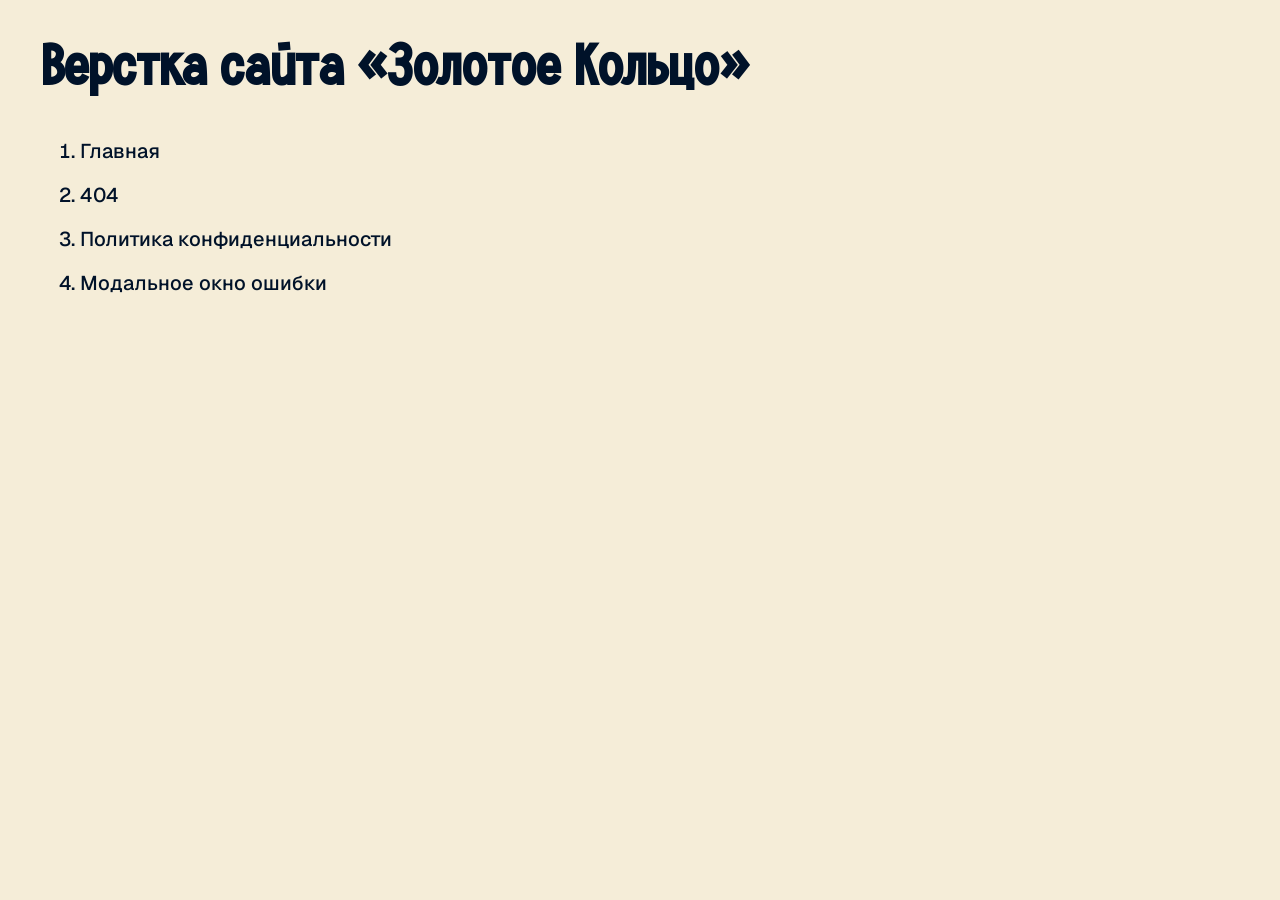
<file: festival/index.html>
<!DOCTYPE html>
<html lang="ru"><head>
        <meta charset="UTF-8">
        <meta http-equiv="X-UA-Compatible" content="IE=edge">
        <meta name="viewport" content="width=device-width, initial-scale=1">
        <title>«Золотое Кольцо»</title>
        <link rel="stylesheet" href="css/style.css">
    </head>
    <style>
        .container {
            padding-top: 40px;
            padding-bottom: 40px;
        }
        h1 {
            font-weight: 600;
            text-transform: none;
        }
        ol {
            padding-left: 40px;
            margin-top: 40px;
        }
        ol li {
            font-size: 20px;
            margin-bottom: 20px;
            list-style-type: decimal;
        }
        ol li a:hover {
            text-decoration: underline;
        }
    </style>
    <body>
        <div class="container">
            <h1>Верстка сайта «Золотое Кольцо»</h1>
            <ol>
                <li><a href="main.html" target="_blank">Главная</a></li>
                <li><a href="404.html" target="_blank">404</a></li>
                <li><a href="policy.html" target="_blank">Политика конфиденциальности</a></li>
                <li><a href="errormodal.html" target="_blank">Модальное окно ошибки</a></li>
            </ol>
        </div>
    </body></html>
</file>
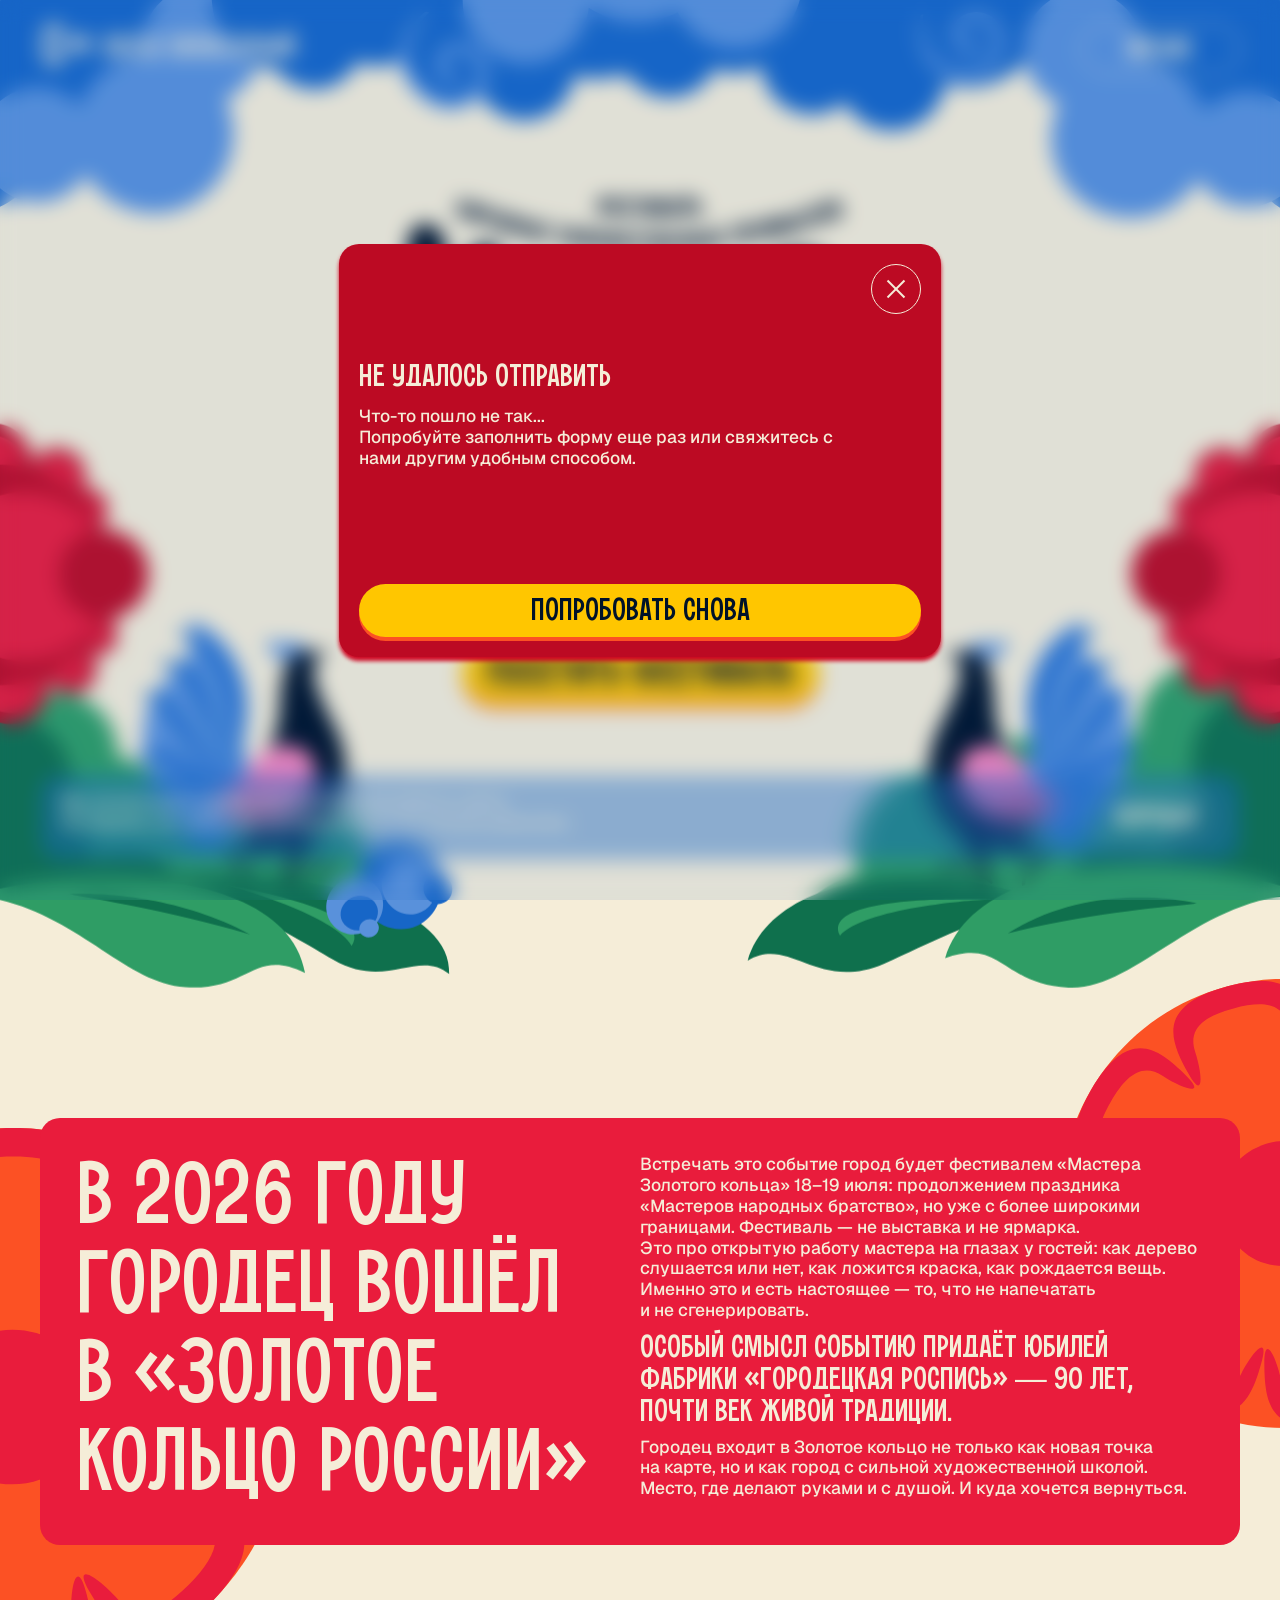
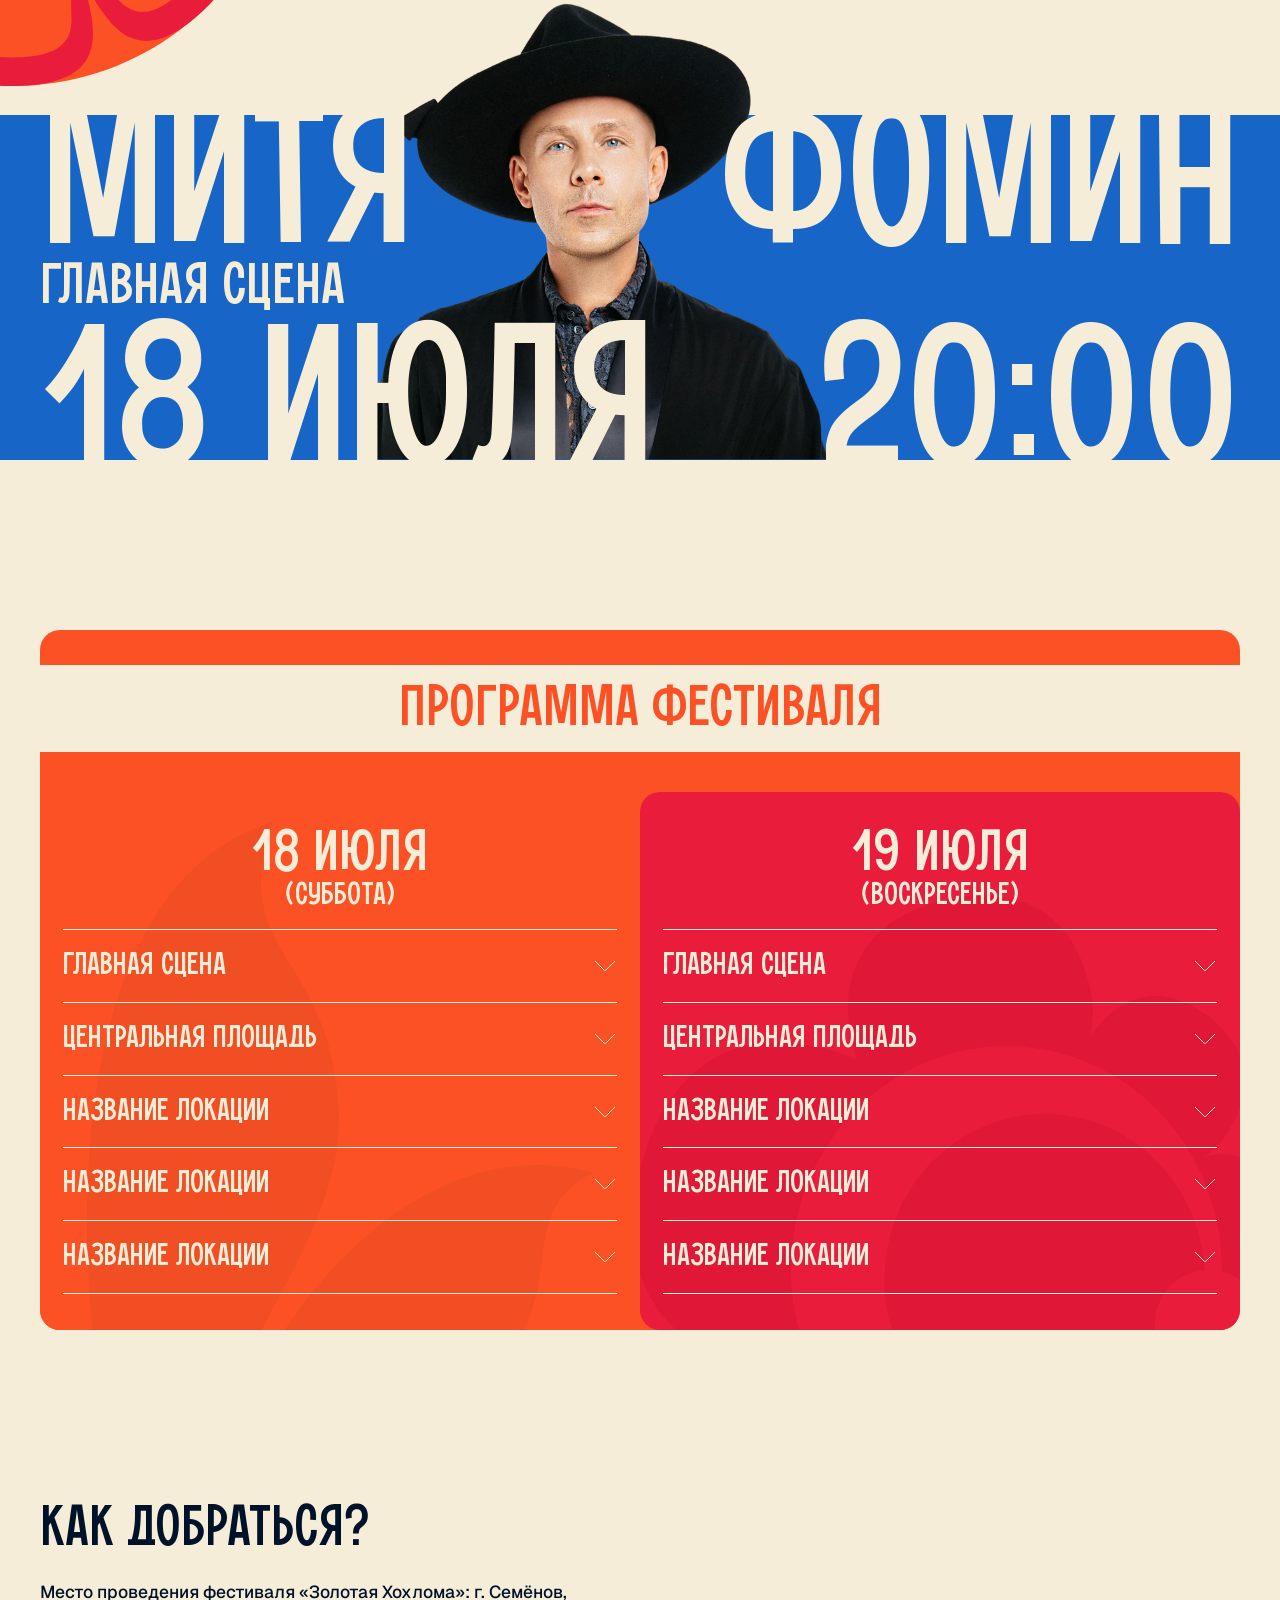
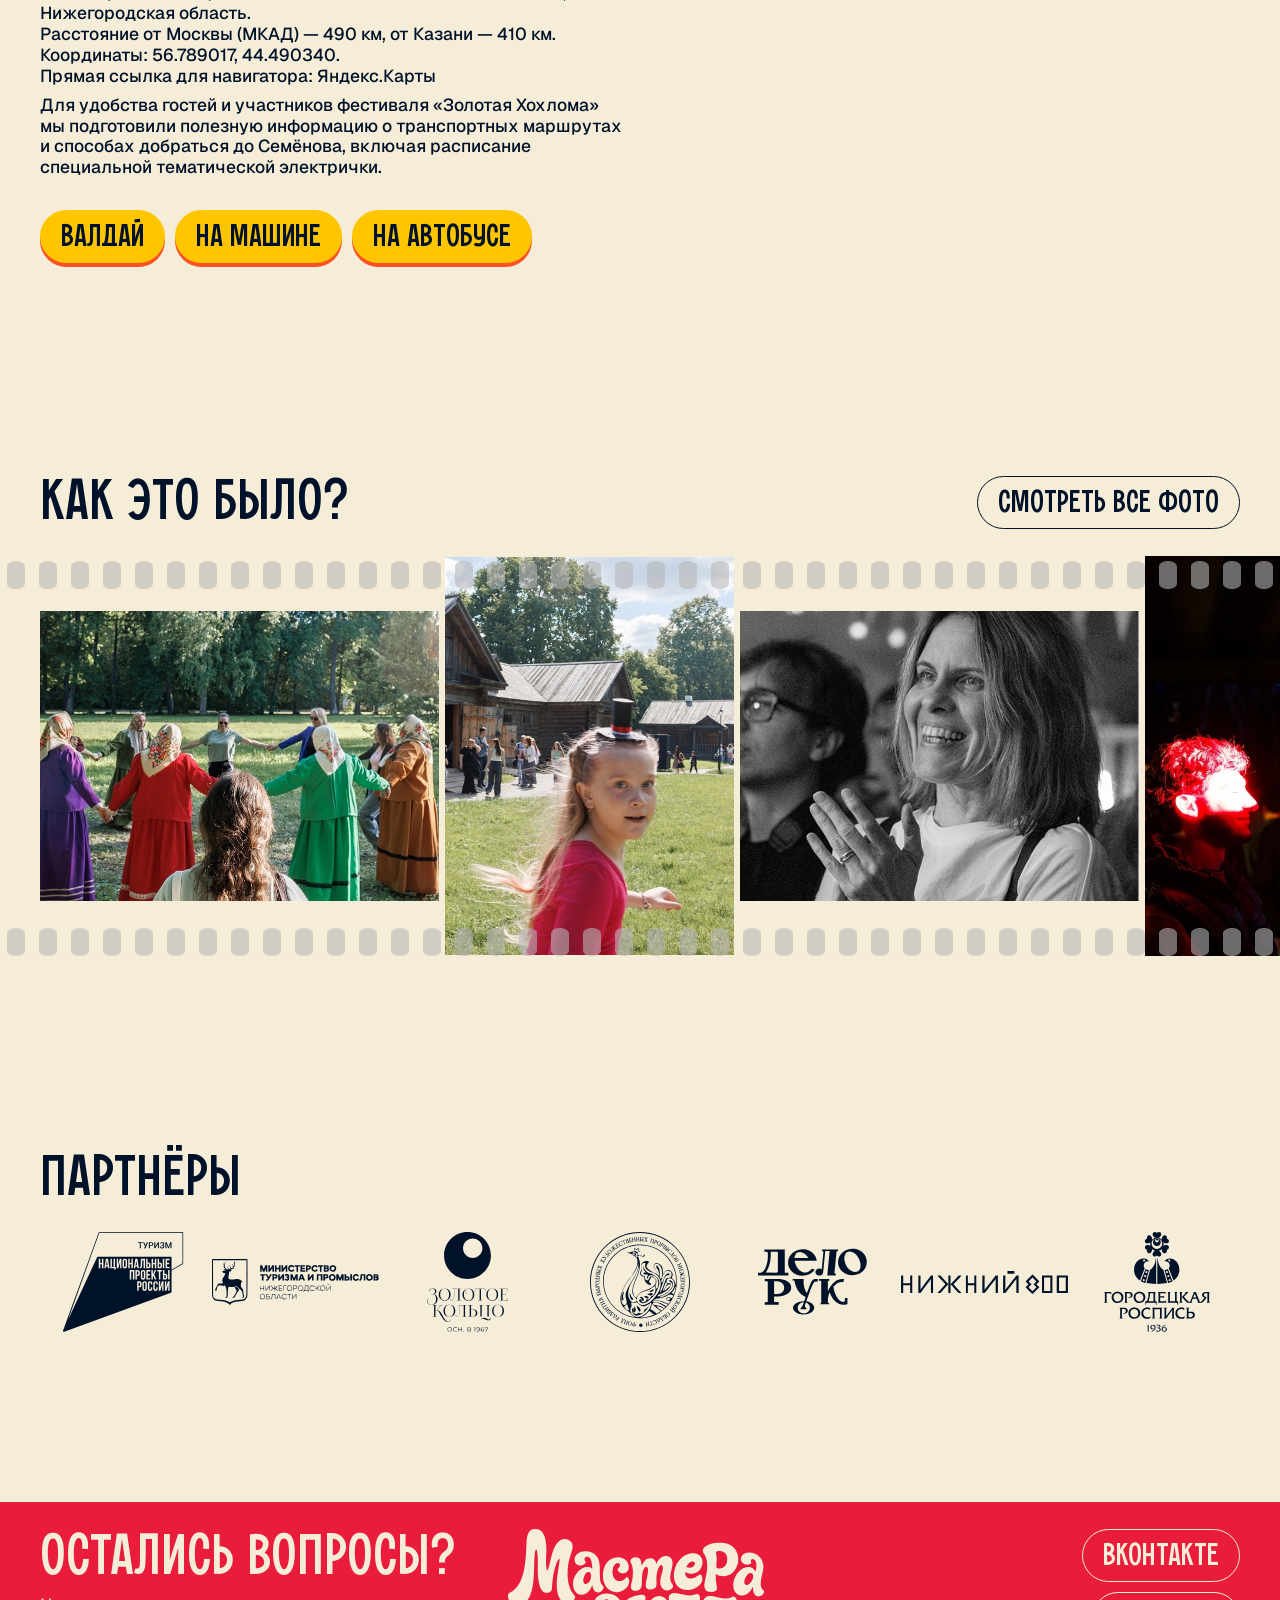
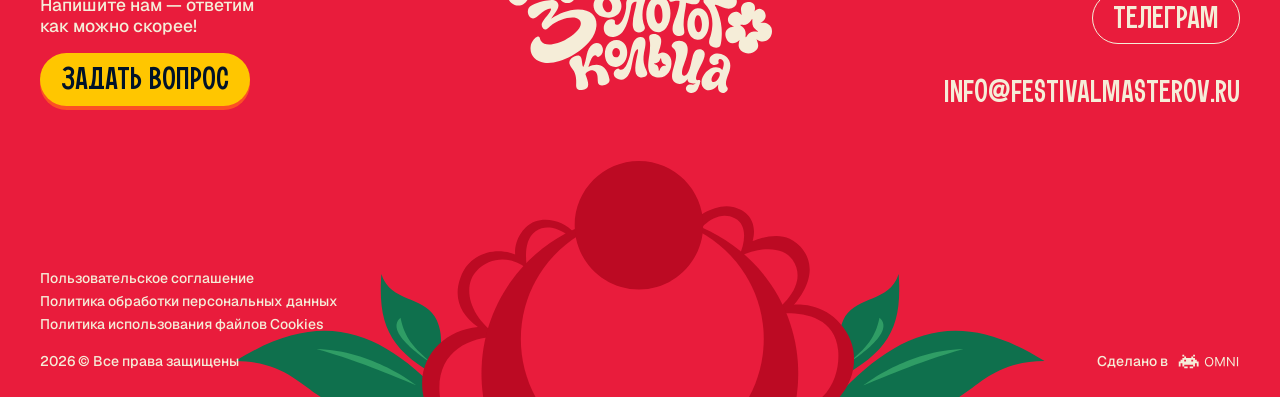
<file: festival/errormodal.html>
<!DOCTYPE html>
<html lang="ru">

    <head>
    <meta charset="UTF-8">
    <meta http-equiv="X-UA-Compatible" content="IE=edge">
    <meta name="format-detection" content="telephone=no">
    <meta name="viewport" content="width=device-width, initial-scale=1">
    <link type="image/x-icon" rel="shortcut icon" href="img/favicon/favicon.ico">
    <link type="image/png" sizes="32x32" rel="icon" href="img/favicon/favicon-32x32.png">
    <link type="image/png" sizes="192x192" rel="icon" href="img/favicon/android-icon-192x192.png">
    <link type="image/png" sizes="512x512" rel="icon" href="img/favicon/favicon-512x512.png">
    <link type="image/svg+xml" sizes="any" rel="icon" href="img/favicon/favicon.svg">
    <link sizes="120x120" rel="apple-touch-icon" href="img/favicon/apple-icon-120x120.png">
    <link sizes="180x180" rel="apple-touch-icon" href="img/favicon/apple-icon-180x180.png">
    <meta name="msapplication-TileImage" content="img/favicon/ms-icon-144x144.png">
    <meta name="theme-color" content="#f5edd8">
    <link rel="preload" href="fonts/Geist-Medium.woff2" as="font" type="font/woff2" crossorigin>
    <link rel="stylesheet" href="css/style.min.css" type="text/css">
    <title>Главная</title>
</head>

    <body>
        <div class="wrap">
            <!--header-->
<header class="header header--main fixed-block">
    <div class="header__top">
        <div class="container">
            <div class="header__row">
                <div class="header__logo">
                    <img src="img/svg/header-logo.svg" alt>
                    <div class="h3 header__info">
                        <span>18 – 19 июля</span>
                        <span>г. Городец</span>
                    </div>
                </div>
                <div class="header__access">
                    <span>0+</span>
                    <span>вход свободный</span>
                </div>
                <a href="#" class="btn main-btn"><span>Посетить фестиваль</span></a>
                <button class="btn stroke-btn menu-show-btn" aria-label="Открыть меню"><span>Меню</span></button>
            </div>
        </div>
    </div>
    <div class="header__menu fixed-block">
        <div class="custom-scroll">
            <div class="container">
                <div class="header__row">
                    <div class="header__logo">
                        <img src="img/svg/header-logo.svg" alt>
                        <div class="h3 header__info">
                            <span>18 – 19 июля</span>
                            <span>г. Городец</span>
                        </div>
                    </div>
                    <a href="#" class="btn main-btn"><span>Посетить фестиваль</span></a>
                    <button class="btn stroke-btn menu-close-btn" aria-label="Закрыть меню"><span>Закрыть</span></button>
                </div>
                <nav class="header__nav">
                    <ul>
                        <li><a href="#about" class="link js-anchor">информация</a></li>
                        <li><a href="#program" class="link js-anchor">Программа</a></li>
                        <li><a href="#how-to-get" class="link js-anchor">как добраться</a></li>
                        <li><a href="#gallery" class="link js-anchor">как это было</a></li>
                        <li><a href="#partners" class="link js-anchor">Партнёры</a></li>
                        <li><a href="#contacts" class="link js-anchor">контакты</a></li>
                    </ul>
                </nav>
                <div class="header__social">
                    <a href="#" class="btn stroke-btn" target="_blank"><span>вконтакте</span></a>
                    <a href="#" class="btn stroke-btn" target="_blank"><span>телеграм</span></a>
                </div>
            </div>
        </div>
    </div>
</header>
            <!--main-->
            <main class="main">
                <!--hero-->
                <section class="section hero hero-main">
                    <div class="container">
                        <div class="hero__logo">
                            <img src="img/svg/logo-hero.svg" alt>
                        </div>
                        <a href="#" target="_blank" class="btn main-btn"><span>Посетить фестиваль</span></a>
                    </div>
                      <div class="hero__anim">
    <svg class="hero__anim--desktop" xmlns="http://www.w3.org/2000/svg" preserveAspectRatio="xMidYMid slice" viewBox="0 0 1920 1080" fill="none">
        <g clip-path="url(#clip0_68_1294)">
            <g clip-path="url(#clip1_68_1294)">
                <g clip-path="url(#clip2_68_1294)">
                    <g class="leaf-l-l">
                        <path
                            d="M-87.3337 659.622C-86.442 658.916 -85.5392 658.239 -84.6224 657.586C-45.0102 627.8 6.1893 623.216 49.8894 641.389C86.0166 625.192 130.334 635.331 156.576 668.474C171.107 686.827 177.502 708.961 176.234 730.401C199.471 732.917 221.898 744.54 237.738 764.545C240.629 768.198 243.198 771.999 245.448 775.916C250.6 767.559 257.247 759.958 265.362 753.533C303.497 723.339 359.457 730.491 390.351 769.509C396.471 777.239 401.141 785.638 404.408 794.372C444.284 769.884 497.637 779.177 528.075 817.618C550.377 845.785 554.571 882.321 542.276 912.911C571.672 920.104 599.16 936.888 619.585 962.685C620.399 963.712 621.185 964.774 621.964 965.847C667.169 1026.25 657.409 1111.14 599.237 1157.2C540.044 1204.07 453.188 1192.96 405.236 1132.4C382.039 1103.1 372.234 1067.61 374.952 1033.45L31.0049 904.971C-18.8615 915.573 -73.2817 897.587 -107.682 854.14C-154.914 794.487 -146.749 709.131 -89.937 661.794C-89.0908 661.051 -88.2254 660.328 -87.3337 659.622Z"
                            fill="#2F9D65" />
                    </g>
                    <g class="leaf-l-s">
                        <path
                            d="M-129.116 624.274C-127.911 624.005 -126.709 623.769 -125.504 623.561C-72.7059 613.1 -20.616 632.117 13.3255 669.536C56.2542 670.519 94.6239 700.512 104.418 744.31C109.842 768.563 105.533 792.723 94.0863 812.712C115.538 825.753 131.863 847.161 137.774 873.597C138.854 878.423 139.546 883.245 139.875 888.032C148.877 882.37 158.976 878.118 169.947 875.664C221.499 864.136 272.639 896.589 284.17 948.151C286.454 958.365 287.006 968.559 286.031 978.433C336.563 973.175 384.143 1006.49 395.503 1057.29C403.827 1094.51 390.514 1131.48 363.961 1155.21C389.188 1175.55 407.989 1204.22 415.612 1238.31C415.916 1239.67 416.177 1241.05 416.425 1242.44C431.722 1321.06 381.775 1398.04 303.134 1415.63C223.115 1433.52 143.742 1383.14 125.845 1303.11C117.187 1264.4 124.536 1225.86 143.453 1194.33L-130.619 913.778C-184.275 901.143 -228.755 859.001 -241.594 801.587C-259.222 722.757 -210.611 644.601 -132.688 625.168C-131.51 624.842 -130.322 624.544 -129.116 624.274Z"
                            fill="#0F704D" />
                    </g>
                    <g class="leaf-r-l">
                        <path
                            d="M2010.7 614.841C2009.68 614.03 2008.64 613.254 2007.59 612.504C1962.12 578.322 1903.34 573.062 1853.17 593.916C1811.7 575.33 1760.82 586.964 1730.69 624.999C1714.01 646.061 1706.67 671.462 1708.13 696.066C1681.45 698.953 1655.7 712.293 1637.52 735.25C1634.2 739.441 1631.25 743.804 1628.67 748.299C1622.75 738.708 1615.12 729.986 1605.81 722.612C1562.03 687.962 1497.78 696.169 1462.32 740.947C1455.29 749.817 1449.93 759.456 1446.18 769.478C1400.4 741.376 1339.15 752.041 1304.21 796.156C1278.61 828.48 1273.79 870.409 1287.91 905.513C1254.16 913.769 1222.6 933.029 1199.15 962.633C1198.22 963.813 1197.32 965.031 1196.42 966.262C1144.53 1035.58 1155.73 1133 1222.51 1185.86C1290.47 1239.65 1390.18 1226.9 1445.23 1157.4C1471.86 1123.78 1483.12 1083.04 1480 1043.84L1874.85 896.402C1932.1 908.568 1994.57 887.928 2034.06 838.068C2088.29 769.611 2078.91 671.657 2013.69 617.333C2012.72 616.481 2011.73 615.651 2010.7 614.841Z"
                            fill="#2F9D65" />
                    </g>
                    <g class="leaf-r-s">
                        <path
                            d="M2058.67 574.276C2057.29 573.967 2055.91 573.696 2054.53 573.458C1993.91 561.453 1934.11 583.276 1895.15 626.218C1845.86 627.346 1801.82 661.766 1790.57 712.028C1784.35 739.861 1789.29 767.586 1802.43 790.526C1777.81 805.491 1759.07 830.059 1752.28 860.396C1751.04 865.935 1750.24 871.469 1749.87 876.962C1739.53 870.465 1727.94 865.585 1715.34 862.769C1656.16 849.54 1597.45 886.782 1584.21 945.955C1581.59 957.676 1580.96 969.375 1582.08 980.705C1524.07 974.672 1469.44 1012.9 1456.4 1071.2C1446.85 1113.92 1462.13 1156.34 1492.61 1183.57C1463.65 1206.92 1442.07 1239.82 1433.32 1278.94C1432.97 1280.5 1432.67 1282.08 1432.38 1283.67C1414.82 1373.9 1472.16 1462.24 1562.44 1482.43C1654.31 1502.96 1745.43 1445.15 1765.97 1353.31C1775.91 1308.88 1767.48 1264.65 1745.76 1228.47L2060.4 906.508C2121.99 892.009 2173.06 843.647 2187.8 777.758C2208.04 687.294 2152.23 597.603 2062.77 575.301C2061.42 574.928 2060.06 574.585 2058.67 574.276Z"
                            fill="#0F704D" />
                    </g>
                    <path
                        d="M459.184 576.625C462.247 561.121 451.392 556.787 435.552 558.774C408.644 562.147 399.855 552.051 399.855 552.051C400.961 577.369 416.242 585.688 442.837 584.264C452.067 582.523 459.184 576.625 459.184 576.625Z"
                        fill="#5991DB" />
                    <path
                        d="M284.554 525C305.989 617.806 211.055 593.844 215.6 709.385C219.081 797.895 289.726 819.503 302.024 870.141C355.115 862.334 355.776 828.178 360.688 809.606C370.164 788.781 376.851 745.598 376.851 745.598C347.872 714.673 385.906 683.963 366.04 614.859C344.238 539.023 284.554 525 284.554 525Z"
                        fill="#5991DB" />
                    <path
                        d="M499.556 895.389C487.251 888.655 457.956 893.166 431.399 909.987C433.333 903.69 434.985 896.836 435.977 892.47C453.334 887.229 464.577 868.531 466.167 850.979C504.293 830.668 542.526 762.724 501.471 683.012C460.416 603.3 465.066 590.65 491.546 571.269C491.546 571.269 492.795 570.374 492.079 569.112C491.219 567.588 488.757 569.025 488.757 569.025C474.306 577.48 462.803 568.483 450.895 572.913C438.376 577.569 421.823 583.693 419.337 656.404C418.285 687.259 408.543 710.466 397.22 727.214C390.816 736.686 352.742 820.231 352.742 820.231C352.742 820.231 366.459 841.414 380.969 851.507C372.772 861.876 358.688 870.747 358.447 870.899L358.437 870.904C354.874 872.979 348.55 876.112 338.749 879.178L336.39 879.917C335.079 880.329 334.945 882.131 336.182 882.729L338.408 883.807C357.635 893.124 369.159 903.075 372.657 913.383C374.773 919.62 373.604 928.781 370.452 933.297C380.052 932.577 379.952 919.349 377.387 911.78C373.744 901.048 363.434 891.282 345.941 882.026C353.324 879.363 358.318 876.797 361.393 874.966L361.402 874.98C375.799 881.392 399.549 880.483 414.271 861.126L430.627 861.126C430.627 861.126 433.964 877.998 431.083 891.45C429.709 897.474 427.071 908.234 424.294 915.321L423.078 918.425C422.524 919.835 424.151 921.092 425.379 920.209L428.081 918.255C454.218 899.386 485.458 893.363 497.157 899.767C500.157 901.411 501.394 903.666 501.352 906.857C505.768 904.552 504.213 897.939 499.556 895.389Z"
                        fill="#001229" />
                    <path
                        d="M322.481 798.185C371.399 778.749 371.399 711.398 431.757 713.908C486.505 716.187 479.945 780.046 452.637 804.319C429.437 824.943 361.086 846.544 322.481 798.185Z"
                        fill="#FA85BD" />
                    <path
                        d="M263.137 544.194C262.382 543.888 262.384 542.778 263.174 542.574C282.98 537.476 318.667 549.164 342.636 593.817C378.04 659.772 344.511 703.199 365.63 744.306C366.086 745.192 364.898 746.034 364.225 745.297C338.918 717.596 353.353 663.613 332.692 616.161C321.772 591.08 307.62 562.258 263.137 544.194Z"
                        fill="#1766C7" />
                    <path
                        d="M238.845 593.133C237.943 593.142 237.646 591.988 238.394 591.483C257.285 578.694 294.861 581.796 315.922 656.197C333.375 717.844 346.388 738.744 356.921 750.305C357.671 751.128 356.505 752.292 355.647 751.581C327.937 728.583 317.056 686.893 288.182 630.391C270.626 596.036 247.007 593.056 238.845 593.133Z"
                        fill="#1766C7" />
                    <path
                        d="M212.355 638.15C211.52 638.026 211.286 636.906 212.044 636.535C234.133 625.672 255.853 639.529 288.414 695.033C309.809 731.499 341.992 752.115 353.244 758.534C354.086 759.013 353.604 760.301 352.646 760.142C331.365 756.636 305.725 741.082 275.63 701.978C250.05 668.741 241.042 642.406 212.355 638.15Z"
                        fill="#1766C7" />
                    <path
                        d="M203.14 733.847C202.329 734.076 201.655 733.15 202.193 732.5C215.491 716.47 239.07 716.329 274.853 735.359C307.136 752.526 330.441 764.288 344.892 768.694C345.867 768.991 345.582 770.455 344.565 770.391C321.837 769.003 297.814 760.275 271.767 749.578C243.428 737.94 224.441 727.835 203.14 733.847Z"
                        fill="#1766C7" />
                    <path
                        d="M224.73 798.003C224.328 798.814 223.155 798.566 223.08 797.664C221.338 776.42 248.381 765.934 281.492 770.57C310.584 774.642 327.534 778.758 340.475 777.059C341.508 776.923 341.843 778.33 340.872 778.711C319.812 786.991 286.757 783.216 261.479 784.094C236.362 784.969 228.448 790.481 224.73 798.003Z"
                        fill="#1766C7" />
                    <path
                        d="M247.239 824.049C252.712 803.739 269.936 801.219 316.465 798.496C317.093 798.46 317.493 799.23 317.044 799.671C301.859 814.522 261.835 823.254 247.931 824.902C247.47 824.956 247.117 824.496 247.239 824.049Z"
                        fill="#1766C7" />
                    <path
                        d="M263.165 845.889C290.333 850.728 311.595 833.529 326.714 816.797C327.189 816.273 326.614 815.504 325.966 815.787C304.291 825.277 276.854 827.444 262.726 844.73C262.392 845.139 262.646 845.796 263.165 845.889Z"
                        fill="#1766C7" />
                    <path
                        d="M276.067 858.465C304.167 860.861 320.044 836.698 344.64 831.24C345.208 831.114 345.69 831.759 345.412 832.273C328.964 862.78 296.985 877.055 275.548 859.652C275.036 859.236 275.41 858.409 276.067 858.465Z"
                        fill="#1766C7" />
                    <path
                        d="M438.751 780.755C428.759 790.086 393.511 820.361 355.397 822.274C362.793 825.027 370.449 826.568 378.102 827.152C396.121 822.458 420.524 808.51 439.899 781.767C440.131 781.446 440.082 781.002 439.785 780.741C439.488 780.479 439.041 780.483 438.751 780.755Z"
                        fill="#E91C3C" />
                    <path
                        d="M384.502 775.298C357.683 796.738 333.005 798.624 322.545 798.26C324.701 800.957 326.954 803.425 329.285 805.698C352.654 803.671 371.582 793.825 385.582 776.38C385.827 776.074 385.804 775.632 385.526 775.354C385.25 775.078 384.808 775.053 384.502 775.298Z"
                        fill="#E91C3C" />
                    <path
                        d="M345.371 817.676C358.866 815.633 388.308 808.144 411.282 780.893C411.534 780.594 411.522 780.154 411.253 779.869C410.987 779.586 410.55 779.547 410.236 779.78C377.607 804.021 349.22 810.028 335.937 811.489C338.986 813.843 342.14 815.893 345.371 817.676Z"
                        fill="#E91C3C" />
                    <path
                        d="M1452.58 576.625C1449.52 561.121 1460.37 556.787 1476.21 558.774C1503.12 562.147 1511.91 552.051 1511.91 552.051C1510.8 577.369 1495.52 585.688 1468.93 584.264C1459.7 582.523 1452.58 576.625 1452.58 576.625Z"
                        fill="#5991DB" />
                    <path
                        d="M1627.21 525C1605.77 617.806 1700.71 593.844 1696.16 709.385C1692.68 797.895 1622.04 819.503 1609.74 870.141C1556.65 862.334 1555.99 828.178 1551.08 809.606C1541.6 788.781 1534.91 745.598 1534.91 745.598C1563.89 714.673 1525.86 683.963 1545.72 614.859C1567.53 539.023 1627.21 525 1627.21 525Z"
                        fill="#5991DB" />
                    <path
                        d="M1412.21 895.389C1424.51 888.655 1453.81 893.166 1480.36 909.987C1478.43 903.69 1476.78 896.836 1475.79 892.47C1458.43 887.229 1447.19 868.531 1445.6 850.979C1407.47 830.668 1369.24 762.724 1410.29 683.012C1451.35 603.3 1446.7 590.65 1420.22 571.269C1420.22 571.269 1418.97 570.374 1419.68 569.112C1420.54 567.588 1423.01 569.025 1423.01 569.025C1437.46 577.48 1448.96 568.483 1460.87 572.913C1473.39 577.569 1489.94 583.693 1492.43 656.404C1493.48 687.259 1503.22 710.466 1514.54 727.214C1520.95 736.686 1559.02 820.231 1559.02 820.231C1559.02 820.231 1545.3 841.414 1530.8 851.507C1538.99 861.876 1553.08 870.747 1553.32 870.899L1553.33 870.904C1556.89 872.979 1563.21 876.112 1573.01 879.178L1575.37 879.917C1576.69 880.329 1576.82 882.131 1575.58 882.729L1573.36 883.807C1554.13 893.124 1542.6 903.075 1539.11 913.383C1536.99 919.62 1538.16 928.781 1541.31 933.297C1531.71 932.577 1531.81 919.349 1534.38 911.78C1538.02 901.048 1548.33 891.282 1565.82 882.026C1558.44 879.363 1553.45 876.797 1550.37 874.966L1550.36 874.98C1535.96 881.392 1512.22 880.483 1497.49 861.126L1481.14 861.126C1481.14 861.126 1477.8 877.998 1480.68 891.45C1482.06 897.474 1484.69 908.234 1487.47 915.321L1488.69 918.425C1489.24 919.835 1487.61 921.092 1486.38 920.209L1483.68 918.255C1457.55 899.386 1426.31 893.363 1414.61 899.767C1411.61 901.411 1410.37 903.666 1410.41 906.857C1406 904.552 1407.55 897.939 1412.21 895.389Z"
                        fill="#001229" />
                    <path
                        d="M1589.28 798.185C1540.36 778.749 1540.36 711.398 1480.01 713.908C1425.26 716.187 1431.82 780.046 1459.13 804.319C1482.33 824.943 1550.68 846.544 1589.28 798.185Z"
                        fill="#FA85BD" />
                    <path
                        d="M1648.63 544.194C1649.38 543.888 1649.38 542.778 1648.59 542.574C1628.78 537.476 1593.1 549.164 1569.13 593.817C1533.72 659.772 1567.25 703.199 1546.13 744.306C1545.68 745.192 1546.87 746.034 1547.54 745.297C1572.85 717.596 1558.41 663.613 1579.07 616.161C1589.99 591.08 1604.14 562.258 1648.63 544.194Z"
                        fill="#1766C7" />
                    <path
                        d="M1672.92 593.133C1673.82 593.142 1674.12 591.988 1673.37 591.483C1654.48 578.694 1616.9 581.796 1595.84 656.197C1578.39 717.844 1565.37 738.744 1554.84 750.305C1554.09 751.128 1555.26 752.292 1556.12 751.581C1583.83 728.583 1594.71 686.893 1623.58 630.391C1641.14 596.036 1664.76 593.056 1672.92 593.133Z"
                        fill="#1766C7" />
                    <path
                        d="M1699.41 638.15C1700.24 638.026 1700.48 636.906 1699.72 636.535C1677.63 625.672 1655.91 639.529 1623.35 695.033C1601.95 731.499 1569.77 752.115 1558.52 758.534C1557.68 759.013 1558.16 760.301 1559.12 760.142C1580.4 756.636 1606.04 741.082 1636.13 701.978C1661.71 668.741 1670.72 642.406 1699.41 638.15Z"
                        fill="#1766C7" />
                    <path
                        d="M1708.62 733.847C1709.44 734.076 1710.11 733.15 1709.57 732.5C1696.27 716.47 1672.69 716.329 1636.91 735.359C1604.63 752.526 1581.32 764.288 1566.87 768.694C1565.9 768.991 1566.18 770.455 1567.2 770.391C1589.93 769.003 1613.95 760.275 1640 749.578C1668.34 737.94 1687.32 727.835 1708.62 733.847Z"
                        fill="#1766C7" />
                    <path
                        d="M1687.03 798.003C1687.44 798.814 1688.61 798.566 1688.68 797.664C1690.43 776.42 1663.38 765.934 1630.27 770.57C1601.18 774.642 1584.23 778.758 1571.29 777.059C1570.26 776.923 1569.92 778.33 1570.89 778.711C1591.95 786.991 1625.01 783.216 1650.28 784.094C1675.4 784.969 1683.32 790.481 1687.03 798.003Z"
                        fill="#1766C7" />
                    <path
                        d="M1664.52 824.049C1659.05 803.739 1641.83 801.219 1595.3 798.496C1594.67 798.46 1594.27 799.23 1594.72 799.671C1609.9 814.522 1649.93 823.254 1663.83 824.902C1664.29 824.956 1664.65 824.496 1664.52 824.049Z"
                        fill="#1766C7" />
                    <path
                        d="M1648.6 845.889C1621.43 850.728 1600.17 833.529 1585.05 816.797C1584.58 816.273 1585.15 815.504 1585.8 815.787C1607.47 825.277 1634.91 827.444 1649.04 844.73C1649.37 845.139 1649.12 845.796 1648.6 845.889Z"
                        fill="#1766C7" />
                    <path
                        d="M1635.7 858.465C1607.6 860.861 1591.72 836.698 1567.12 831.24C1566.56 831.114 1566.07 831.759 1566.35 832.273C1582.8 862.78 1614.78 877.055 1636.22 859.652C1636.73 859.236 1636.35 858.409 1635.7 858.465Z"
                        fill="#1766C7" />
                    <path
                        d="M1473.01 780.755C1483.01 790.086 1518.25 820.361 1556.37 822.274C1548.97 825.027 1541.32 826.568 1533.66 827.152C1515.64 822.458 1491.24 808.51 1471.87 781.767C1471.63 781.446 1471.68 781.002 1471.98 780.741C1472.28 780.479 1472.72 780.483 1473.01 780.755Z"
                        fill="#E91C3C" />
                    <path
                        d="M1527.26 775.298C1554.08 796.738 1578.76 798.624 1589.22 798.26C1587.06 800.957 1584.81 803.425 1582.48 805.698C1559.11 803.671 1540.18 793.825 1526.18 776.38C1525.94 776.074 1525.96 775.632 1526.24 775.354C1526.51 775.078 1526.96 775.053 1527.26 775.298Z"
                        fill="#E91C3C" />
                    <path
                        d="M1566.39 817.676C1552.9 815.633 1523.46 808.144 1500.48 780.893C1500.23 780.594 1500.24 780.154 1500.51 779.869C1500.78 779.586 1501.21 779.547 1501.53 779.78C1534.16 804.021 1562.54 810.028 1575.83 811.489C1572.78 813.843 1569.62 815.893 1566.39 817.676Z"
                        fill="#E91C3C" />
                    <g class="flower-l">
                        <path
                            d="M-150.728 535.629C-188.396 598.792 -144.867 645.813 -108.04 647.482C-71.2125 649.155 -46.9362 626.337 -46.9362 626.337C-36.3363 674.196 11.376 693.396 44.2974 672.804C77.2189 652.216 72.4761 618.269 72.4761 618.269C109.863 649.432 133.858 629.398 141.67 613.816C149.482 598.235 139.159 575.14 139.159 575.14C161.012 580.722 171.727 568.14 174.843 554.584C179.218 535.568 162.505 515.077 162.505 515.077L155.728 496.675L147.512 389.289C162.815 376.369 166.696 351.648 153.763 338.322C140.829 324.992 125.097 327.143 125.097 327.143C133.288 307.152 127.059 279.759 101.387 270.181C79.7038 262.088 62.2332 270.253 49.2241 288.237C45.3109 247.988 9.23004 215.689 -39.4055 236.514C-74.9706 251.743 -68.1432 300.232 -68.1432 300.232C-98.2623 267.893 -143.609 271.152 -168.137 306.911C-186.066 333.049 -175.78 378.592 -158.54 398.731"
                            fill="#BC0A23" />
                        <path
                            d="M-38.4073 600.337C-41.9634 652.782 -2.20019 666.788 24.727 664.393C74.7115 659.947 62.2144 593.996 62.2144 593.996C62.2144 593.996 90.642 636.902 119.953 616.555C133.644 607.052 134.199 582.853 122.279 560.33C139.213 568.462 156.593 568.872 162.836 556.83C174.132 535.051 147.053 516.823 147.053 516.823L144.641 383.244C144.641 383.244 160.521 364.44 149.463 348.485C140.323 335.295 116.693 338.158 108.91 340.176C120.408 330.414 126.968 303.827 107.153 286.177C90.8692 271.668 58.1245 279.581 39.0526 311.056C39.727 280.253 24.1607 245.429 -19.3354 248.137C-60.3573 250.691 -63.2282 291.954 -64.9522 319.761"
                            fill="#E91C3C" />
                        <path
                            d="M0.615575 622.693C-90.9643 622.693 -165.207 548.656 -165.207 457.322C-165.207 365.992 -90.9643 291.956 0.61556 291.956C92.1954 291.956 166.438 365.992 166.438 457.322C166.438 548.656 92.1954 622.693 0.615575 622.693Z"
                            fill="#BC0A23" />
                        <path
                            d="M36.6884 586.703C-33.5473 586.703 -90.4854 529.92 -90.4854 459.876C-90.4854 389.832 -33.5473 333.049 36.6884 333.049C106.924 333.049 163.862 389.832 163.862 459.876C163.862 529.92 106.924 586.703 36.6884 586.703Z"
                            fill="#E91C3C" />
                        <path
                            d="M155.729 523.461C118.577 523.461 88.458 493.424 88.458 456.373C88.458 419.323 118.577 389.289 155.729 389.289C192.881 389.289 223 419.326 223 456.373C223 493.424 192.881 523.461 155.729 523.461Z"
                            fill="#BC0A23" />
                    </g>
                    <g class="flower-r">
                        <path
                            d="M2070.73 535.629C2108.4 598.792 2064.87 645.813 2028.04 647.482C1991.21 649.155 1966.94 626.337 1966.94 626.337C1956.34 674.196 1908.62 693.396 1875.7 672.804C1842.78 652.216 1847.52 618.269 1847.52 618.269C1810.14 649.432 1786.14 629.398 1778.33 613.816C1770.52 598.235 1780.84 575.14 1780.84 575.14C1758.99 580.722 1748.27 568.14 1745.16 554.584C1740.78 535.568 1757.49 515.077 1757.49 515.077L1764.27 496.675L1772.49 389.289C1757.18 376.369 1753.3 351.648 1766.24 338.322C1779.17 324.992 1794.9 327.143 1794.9 327.143C1786.71 307.152 1792.94 279.759 1818.61 270.181C1840.3 262.088 1857.77 270.253 1870.78 288.237C1874.69 247.988 1910.77 215.689 1959.41 236.514C1994.97 251.743 1988.14 300.232 1988.14 300.232C2018.26 267.893 2063.61 271.152 2088.14 306.911C2106.07 333.049 2095.78 378.592 2078.54 398.731"
                            fill="#BC0A23" />
                        <path
                            d="M1958.41 600.337C1961.96 652.782 1922.2 666.788 1895.27 664.393C1845.29 659.947 1857.79 593.996 1857.79 593.996C1857.79 593.996 1829.36 636.902 1800.05 616.555C1786.36 607.052 1785.8 582.853 1797.72 560.33C1780.79 568.462 1763.41 568.872 1757.16 556.83C1745.87 535.051 1772.95 516.823 1772.95 516.823L1775.36 383.244C1775.36 383.244 1759.48 364.44 1770.54 348.485C1779.68 335.295 1803.31 338.158 1811.09 340.176C1799.59 330.414 1793.03 303.827 1812.85 286.177C1829.13 271.668 1861.88 279.581 1880.95 311.056C1880.27 280.253 1895.84 245.429 1939.34 248.137C1980.36 250.691 1983.23 291.954 1984.95 319.761"
                            fill="#E91C3C" />
                        <path
                            d="M1919.38 622.693C2010.96 622.693 2085.21 548.656 2085.21 457.322C2085.21 365.992 2010.96 291.956 1919.38 291.956C1827.8 291.956 1753.56 365.992 1753.56 457.322C1753.56 548.656 1827.8 622.693 1919.38 622.693Z"
                            fill="#BC0A23" />
                        <path
                            d="M1883.31 586.703C1953.55 586.703 2010.49 529.92 2010.49 459.876C2010.49 389.832 1953.55 333.049 1883.31 333.049C1813.08 333.049 1756.14 389.832 1756.14 459.876C1756.14 529.92 1813.08 586.703 1883.31 586.703Z"
                            fill="#E91C3C" />
                        <path
                            d="M1764.27 523.461C1801.42 523.461 1831.54 493.424 1831.54 456.373C1831.54 419.323 1801.42 389.289 1764.27 389.289C1727.12 389.289 1697 419.326 1697 456.373C1697 493.424 1727.12 523.461 1764.27 523.461Z"
                            fill="#BC0A23" />
                    </g>
                </g>
            </g>
            <path
                d="M194.702 916.984C381.856 881.689 680.508 933.91 673.773 1056.04C627.037 1017.82 579.852 1080.83 499.786 1034.49C429.421 993.761 294.094 909.024 194.702 916.984Z"
                fill="#0F704D" />
            <path d="M332.183 921.054C332.183 921.054 567.118 959.958 527.479 1013.92C503.739 969.03 351.557 924.28 332.183 921.054Z" fill="#2F9D65" />
            <path
                d="M-39.4993 938C108.929 953.695 182.296 1069.78 278.129 1075.83C373.961 1081.88 379.927 1015.85 457.579 1054.32C430.832 898.202 129.825 888.776 -39.4993 938Z"
                fill="#2F9D65" />
            <path d="M104.019 936.026C104.019 936.026 246.681 926.855 374.751 996.538C250.897 960.617 145.025 944.569 104.019 936.026Z" fill="#0F704D" />
            <path
                d="M600.446 988.925C635.05 989.508 662.661 960.299 662.118 923.685C661.573 887.071 633.081 856.916 598.477 856.333C563.872 855.75 536.262 884.959 536.804 921.573C537.349 958.186 565.842 988.342 600.446 988.925Z"
                fill="#1766C7" />
            <path
                d="M614.847 966.507C637.752 966.893 656.027 947.56 655.666 923.326C655.306 899.091 636.447 879.133 613.544 878.748C590.64 878.361 572.365 897.693 572.725 921.928C573.084 946.162 591.943 966.121 614.847 966.507Z"
                fill="#5991DB" />
            <path
                d="M657.146 951.088C669.11 951.289 678.656 941.191 678.469 928.532C678.28 915.874 668.429 905.448 656.465 905.247C644.501 905.044 634.956 915.143 635.143 927.801C635.331 940.461 645.182 950.887 657.146 951.088Z"
                fill="#1766C7" />
            <path
                d="M498.272 981.156C512.632 999.45 539.411 1001.88 558.086 986.584C576.76 971.288 580.258 944.057 565.898 925.763C551.538 907.468 524.758 905.038 506.083 920.334C487.409 935.63 483.912 962.862 498.272 981.156Z"
                fill="#5991DB" />
            <path
                d="M516.534 981.548C525.822 992.436 543.381 993.649 555.753 984.257C568.126 974.865 570.627 958.425 561.339 947.538C552.051 936.649 534.492 935.437 522.119 944.829C509.746 954.22 507.246 970.66 516.534 981.548Z"
                fill="#1766C7" />
            <path
                d="M541.966 996.411C546.818 1002.1 555.99 1002.73 562.453 997.827C568.916 992.921 570.222 984.333 565.37 978.646C560.519 972.958 551.347 972.325 544.884 977.231C538.421 982.137 537.115 990.725 541.966 996.411Z"
                fill="#5991DB" />
            <path
                d="M1610.82 967.544C1433.35 873.877 1161.2 895.674 1121.51 1036.05C1185.31 997.859 1224.51 1083.95 1326.49 1040.38C1416.11 1002.1 1497.18 947.508 1610.82 967.544Z"
                fill="#0F704D" />
            <path d="M1491.07 944.079C1491.07 944.079 1227.2 933.137 1260.01 998.517C1294.6 956.628 1469.31 943.195 1491.07 944.079Z" fill="#2F9D65" />
            <path
                d="M1958.53 937.456C1801.36 935.8 1703.71 1081.85 1602.73 1076.52C1501.75 1071.18 1503.55 1001.38 1417.64 1032.17C1464.63 872.125 1787.41 865.35 1958.53 937.456Z"
                fill="#2F9D65" />
            <path d="M1794.86 949.964C1794.86 949.964 1644.53 911.413 1511.59 995.077C1640.96 961.933 1751.94 955.852 1794.86 949.964Z" fill="#0F704D" />
        </g>
        <defs>
            <clippath id="clip0_68_1294">
                <rect width="1920" height="1080" fill="white" />
            </clippath>
            <clippath id="clip1_68_1294">
                <rect width="1920" height="940" fill="white" />
            </clippath>
            <clippath id="clip2_68_1294">
                <rect width="2081.03" height="1864.01" fill="white" transform="translate(-161 -392)" />
            </clippath>
            <style>
                                    .flower-l,
                                    .flower-r,
                                    .leaf-l-l,
                                    .leaf-l-s,
                                    .leaf-r-l,
                                    .leaf-r-s {
                                        transform-box: fill-box;
                                        will-change: transform;
                                    }
                                    .flower-l,
                                    .flower-r {
                                        transform-origin: center;
                                        animation: flowerPulse 7s cubic-bezier(.37,0,.63,1) infinite;
                                    }
                                    @keyframes flowerPulse {
                                        0% {
                                            transform: scale(1);
                                        }
                                        25% {
                                            transform: scale(1.03);
                                        }
                                        50% {
                                            transform: scale(1.08);
                                        }
                                        75% {
                                            transform: scale(1.04);
                                        }
                                        100% {
                                            transform: scale(1);
                                        }
                                }
                                .leaf-l-l {
                                    transform-origin: 85% 80%;
                                    animation: leafTopL 6s cubic-bezier(.37,0,.63,1) infinite;
                                }
                                .leaf-l-s {
                                    transform-origin: 80% 80%;
                                    animation: leafBottomL 6s cubic-bezier(.37,0,.63,1) infinite;
                                }
                                @keyframes leafTopL {
                                    0%,100% {
                                        transform: rotate(0deg) translateY(0);
                                    }
                                    50% {
                                        transform: rotate(3deg) translateY(-6px);
                                    }
                                }
                                @keyframes leafBottomL {
                                    0%,100% {
                                        transform: rotate(0deg) translateY(0);
                                    }
                                    50% {
                                        transform: rotate(-2deg) translateY(4px);
                                    }
                                }
                                .leaf-r-l {
                                    transform-origin: 15% 80%;
                                    animation: leafTopR 6.5s cubic-bezier(.37,0,.63,1) infinite;
                                }
                                .leaf-r-s {
                                    transform-origin: 20% 80%;
                                    animation: leafBottomR 6.5s cubic-bezier(.37,0,.63,1) infinite;
                                }
                                @keyframes leafTopR {
                                    0%,100% {
                                        transform: rotate(0deg) translateY(0);
                                    }
                                    50% {
                                        transform: rotate(-3deg) translateY(-6px);
                                    }
                                }
                                @keyframes leafBottomR {
                                    0%,100% {
                                        transform: rotate(0deg) translateY(0);
                                    }
                                    50% {
                                        transform: rotate(2deg) translateY(4px);
                                    }
                                }
                            </style>
        </defs>
    </svg>
    <img class="hero__anim--tablet" src="img/svg/hero-tablet.svg" alt>
    <svg class="hero__anim--mob" xmlns="http://www.w3.org/2000/svg" width="375" height="906" viewBox="0 0 375 906" fill="none">
        <g clip-path="url(#clip0_88_1328)">
            <g clip-path="url(#clip1_88_1328)">
                <g class="bush-right">
                    <path
                        d="M-231.951 771.649C-231.58 770.838 -231.19 770.044 -230.782 769.261C-213.713 734.341 -179.562 712.88 -142.541 709.979C-123.064 685.788 -88.4752 677.059 -58.3206 690.835C-41.6223 698.464 -29.2636 711.634 -22.5075 727.052C-5.37006 720.52 14.4481 720.635 32.6492 728.95C35.9722 730.468 39.1223 732.206 42.0915 734.138C42.7132 726.466 44.65 718.79 48.0317 711.41C63.9227 676.733 105.584 661.766 141.085 677.984C148.117 681.197 154.375 685.395 159.772 690.326C178.914 659.01 219.516 646.468 254.492 662.446C280.119 674.154 296.073 698.162 298.383 723.9C321.493 718.437 346.687 720.349 370.158 731.071C371.093 731.498 372.021 731.959 372.948 732.43C426.072 758.469 449.51 821.211 425.269 874.111C400.603 927.938 335.938 951.163 280.836 925.99C254.181 913.813 234.675 892.531 224.4 867.719L-61.7893 900.707C-92.8638 925.892 -137.31 932.747 -176.84 914.688C-231.114 889.894 -255.831 827.399 -232.997 774.093C-232.67 773.273 -232.323 772.46 -231.951 771.649Z"
                        fill="#2F9D65" />
                </g>
                <g class="bush-left">
                    <path
                        d="M-284.35 576.845C-283.513 576.357 -282.67 575.896 -281.818 575.455C-244.821 555.111 -201.354 556.955 -167.088 576.853C-134.753 567.4 -98.9392 580.7 -81.2157 611.094C-71.4012 627.925 -68.8868 646.996 -72.7 664.645C-53.5626 669.295 -36.272 681.414 -25.5743 699.759C-23.6212 703.109 -21.9583 706.546 -20.576 710.044C-15.189 703.679 -8.64664 698.105 -1.02553 693.669C34.7867 672.823 80.7346 684.93 101.6 720.713C105.733 727.801 108.567 735.285 110.182 742.892C146.72 726.973 190.21 740.568 210.767 775.821C225.83 801.652 224.653 832.429 210.43 856.453C234.126 865.665 254.992 882.623 268.787 906.279C269.337 907.222 269.859 908.19 270.374 909.166C300.48 964.267 281.411 1033.63 226.78 1065.43C171.192 1097.79 99.8769 1078.99 67.4906 1023.45C51.824 996.585 48.1684 966.05 54.8281 938.01L-216.733 793.469C-259.856 796.764 -303.124 775.838 -326.357 735.995C-358.257 681.29 -340.464 611.369 -286.809 578.36C-286.005 577.837 -285.188 577.332 -284.35 576.845Z"
                        fill="#0F704D" />
                </g>
                <path
                    d="M131.142 525.531C133.502 513.599 125.139 510.264 112.935 511.793C92.2045 514.389 85.4336 506.62 85.4336 506.62C86.2856 526.103 98.0586 532.505 118.548 531.409C125.659 530.069 131.142 525.531 131.142 525.531Z"
                    fill="#5991DB" />
                <path
                    d="M-3.39817 485.803C13.1157 557.22 -60.0241 538.781 -56.5225 627.693C-53.8404 695.804 0.586207 712.432 10.0608 751.4C50.9636 745.392 51.4734 719.108 55.2578 704.816C62.5583 688.791 67.7099 655.56 67.7099 655.56C45.3833 631.762 74.6861 608.13 59.3809 554.952C42.5842 496.594 -3.39817 485.803 -3.39817 485.803Z"
                    fill="#5991DB" />
                <path
                    d="M162.247 770.829C152.767 765.647 130.197 769.118 109.737 782.062C111.227 777.216 112.5 771.942 113.264 768.582C126.636 764.549 135.298 750.161 136.523 736.654C165.896 721.024 195.352 668.739 163.722 607.398C132.092 546.058 135.675 536.323 156.076 521.409C156.076 521.409 157.038 520.72 156.487 519.749C155.824 518.576 153.927 519.682 153.927 519.682C142.793 526.188 133.931 519.265 124.758 522.673C115.112 526.257 102.359 530.969 100.444 586.922C99.6337 610.667 92.1279 628.525 83.4044 641.413C78.4708 648.702 49.1374 712.992 49.1374 712.992C49.1374 712.992 59.7053 729.293 70.8839 737.06C64.5687 745.04 53.718 751.866 53.5325 751.983L53.5252 751.987C50.7801 753.584 45.9078 755.994 38.3569 758.354L36.5394 758.923C35.5289 759.239 35.4263 760.626 36.3791 761.087L38.0939 761.916C52.9074 769.086 61.7858 776.743 64.4805 784.676C66.1106 789.475 65.21 796.525 62.7819 800C70.1778 799.446 70.1004 789.266 68.1244 783.442C65.318 775.184 57.3745 767.668 43.8976 760.545C49.5859 758.496 53.4334 756.521 55.802 755.113L55.8092 755.124C66.9013 760.058 85.1985 759.358 96.5409 744.462L109.143 744.462C109.143 744.462 111.713 757.446 109.494 767.798C108.435 772.433 106.403 780.713 104.263 786.167L103.326 788.556C102.899 789.641 104.153 790.608 105.099 789.928L107.181 788.425C127.317 773.905 151.385 769.269 160.399 774.198C162.71 775.463 163.663 777.198 163.63 779.654C167.033 777.88 165.835 772.791 162.247 770.829Z"
                    fill="#001229" />
                <path
                    d="M25.8237 696.027C63.5113 681.071 63.5113 629.242 110.012 631.174C152.192 632.928 147.138 682.069 126.099 700.747C108.226 716.618 55.566 733.241 25.8237 696.027Z"
                    fill="#FA85BD" />
                <path
                    d="M-19.8974 500.573C-20.4792 500.338 -20.4774 499.483 -19.8686 499.327C-4.61022 495.404 22.8841 504.398 41.3505 538.76C68.6269 589.515 42.7951 622.933 59.0658 654.566C59.4171 655.248 58.5021 655.895 57.9833 655.329C38.4865 634.011 49.6075 592.47 33.6898 555.955C25.2762 536.654 14.3732 514.475 -19.8974 500.573Z"
                    fill="#1766C7" />
                <path
                    d="M-38.6129 538.234C-39.3082 538.241 -39.5369 537.352 -38.9605 536.964C-24.4064 527.123 4.54331 529.51 20.769 586.763C34.2153 634.203 44.2411 650.286 52.3558 659.183C52.934 659.816 52.0351 660.712 51.3741 660.165C30.0256 642.467 21.6426 610.385 -0.602858 566.905C-14.1285 540.468 -32.3247 538.175 -38.6129 538.234Z"
                    fill="#1766C7" />
                <path
                    d="M-59.0207 572.876C-59.6638 572.78 -59.8439 571.919 -59.2603 571.633C-42.2421 563.274 -25.5084 573.937 -0.422403 616.649C16.0609 644.71 40.8551 660.576 49.5245 665.515C50.173 665.884 49.8019 666.875 49.0634 666.753C32.6684 664.054 12.9141 652.085 -10.2716 621.993C-29.9791 596.416 -36.9194 576.151 -59.0207 572.876Z"
                    fill="#1766C7" />
                <path
                    d="M-66.1218 646.517C-66.7468 646.694 -67.2656 645.981 -66.8513 645.481C-56.6058 633.145 -38.4402 633.037 -10.872 647.681C13.9997 660.891 31.9546 669.943 43.0881 673.334C43.8392 673.562 43.6195 674.688 42.8359 674.64C25.326 673.571 6.81808 666.854 -13.2497 658.623C-35.0826 649.667 -49.7106 641.891 -66.1218 646.517Z"
                    fill="#1766C7" />
                <path
                    d="M-49.4872 695.887C-49.7971 696.511 -50.7013 696.321 -50.7589 695.626C-52.1009 679.279 -31.2658 671.21 -5.75644 674.777C16.6565 677.91 29.7156 681.078 39.6856 679.77C40.4817 679.666 40.7393 680.749 39.9918 681.042C23.7661 687.413 -1.70002 684.508 -21.1752 685.184C-40.526 685.857 -46.6232 690.099 -49.4872 695.887Z"
                    fill="#1766C7" />
                <path
                    d="M-32.1464 715.931C-27.9297 700.301 -14.6598 698.362 21.1869 696.267C21.6714 696.24 21.9794 696.832 21.6336 697.172C9.93445 708.599 -20.9012 715.319 -31.6132 716.588C-31.9681 716.629 -32.2401 716.275 -32.1464 715.931Z"
                    fill="#1766C7" />
                <path
                    d="M-19.8763 732.737C1.05427 736.461 17.4348 723.225 29.0835 710.35C29.4492 709.947 29.0061 709.355 28.5071 709.572C11.8077 716.876 -9.32995 718.543 -20.2149 731.845C-20.4725 732.16 -20.2762 732.665 -19.8763 732.737Z"
                    fill="#1766C7" />
                <path
                    d="M-9.93688 742.415C11.7124 744.259 23.9447 725.665 42.8938 721.465C43.3315 721.367 43.7026 721.864 43.4883 722.26C30.8164 745.736 6.17892 756.721 -10.3368 743.329C-10.7312 743.009 -10.443 742.372 -9.93688 742.415Z"
                    fill="#1766C7" />
                <path
                    d="M115.4 682.614C107.702 689.795 80.5461 713.093 51.1821 714.564C56.8795 716.683 62.7786 717.869 68.6741 718.318C82.5563 714.706 101.358 703.973 116.285 683.393C116.463 683.147 116.425 682.805 116.197 682.603C115.968 682.402 115.624 682.405 115.4 682.614Z"
                    fill="#E91C3C" />
                <path
                    d="M73.6052 678.415C52.9431 694.914 33.9309 696.366 25.8721 696.085C27.5328 698.161 29.2692 700.06 31.0651 701.809C49.0686 700.249 63.6515 692.673 74.4374 679.248C74.6265 679.013 74.6085 678.673 74.3942 678.459C74.1816 678.246 73.8412 678.227 73.6052 678.415Z"
                    fill="#E91C3C" />
                <path
                    d="M43.458 711.027C53.8548 709.455 76.538 703.691 94.2371 682.721C94.4316 682.491 94.4226 682.153 94.2155 681.933C94.0101 681.715 93.6733 681.685 93.4319 681.865C68.2937 700.518 46.4229 705.141 36.1899 706.265C38.5388 708.077 40.9687 709.654 43.458 711.027Z"
                    fill="#E91C3C" />
                <path
                    d="M244.304 525.531C241.944 513.599 250.308 510.264 262.511 511.793C283.242 514.389 290.013 506.62 290.013 506.62C289.161 526.103 277.388 532.505 256.898 531.409C249.787 530.069 244.304 525.531 244.304 525.531Z"
                    fill="#5991DB" />
                <path
                    d="M378.844 485.803C362.331 557.22 435.47 538.781 431.969 627.693C429.287 695.804 374.86 712.432 365.385 751.4C324.483 745.392 323.973 719.108 320.188 704.816C312.888 688.791 307.736 655.56 307.736 655.56C330.063 631.762 300.76 608.13 316.065 554.952C332.862 496.594 378.844 485.803 378.844 485.803Z"
                    fill="#5991DB" />
                <path
                    d="M213.199 770.829C222.679 765.647 245.249 769.118 265.709 782.062C264.22 777.216 262.946 771.942 262.183 768.582C248.81 764.549 240.148 750.161 238.923 736.654C209.55 721.024 180.094 668.739 211.724 607.398C243.354 546.058 239.771 536.323 219.37 521.409C219.37 521.409 218.408 520.72 218.96 519.749C219.623 518.576 221.519 519.682 221.519 519.682C232.653 526.188 241.515 519.265 250.689 522.673C260.334 526.257 273.087 530.969 275.002 586.922C275.813 610.667 283.318 628.525 292.042 641.413C296.976 648.702 326.309 712.992 326.309 712.992C326.309 712.992 315.741 729.293 304.562 737.06C310.878 745.04 321.728 751.866 321.914 751.983L321.921 751.987C324.666 753.584 329.539 755.994 337.089 758.354L338.907 758.923C339.917 759.239 340.02 760.626 339.067 761.087L337.352 761.916C322.539 769.086 313.661 776.743 310.966 784.676C309.336 789.475 310.236 796.525 312.664 800C305.268 799.446 305.346 789.266 307.322 783.442C310.128 775.184 318.072 767.668 331.549 760.545C325.86 758.496 322.013 756.521 319.644 755.113L319.637 755.124C308.545 760.058 290.248 759.358 278.905 744.462L266.304 744.462C266.304 744.462 263.733 757.446 265.953 767.798C267.012 772.433 269.043 780.713 271.183 786.167L272.12 788.556C272.547 789.641 271.293 790.608 270.348 789.928L268.265 788.425C248.129 773.905 224.061 769.269 215.047 774.198C212.736 775.463 211.783 777.198 211.816 779.654C208.413 777.88 209.611 772.791 213.199 770.829Z"
                    fill="#001229" />
                <path
                    d="M349.622 696.027C311.934 681.071 311.934 629.242 265.433 631.174C223.253 632.928 228.308 682.069 249.346 700.747C267.22 716.618 319.88 733.241 349.622 696.027Z"
                    fill="#FA85BD" />
                <path
                    d="M395.343 500.574C395.925 500.338 395.923 499.483 395.314 499.327C380.056 495.404 352.562 504.398 334.095 538.76C306.819 589.515 332.651 622.933 316.38 654.566C316.029 655.248 316.944 655.895 317.463 655.329C336.959 634.011 325.838 592.47 341.756 555.955C350.17 536.654 361.073 514.475 395.343 500.574Z"
                    fill="#1766C7" />
                <path
                    d="M414.059 538.234C414.754 538.241 414.983 537.352 414.406 536.964C399.852 527.123 370.902 529.51 354.677 586.763C341.23 634.203 331.205 650.286 323.09 659.183C322.512 659.816 323.411 660.712 324.072 660.165C345.42 642.467 353.803 610.385 376.049 566.905C389.574 540.468 407.771 538.175 414.059 538.234Z"
                    fill="#1766C7" />
                <path
                    d="M434.467 572.876C435.11 572.78 435.29 571.919 434.706 571.633C417.688 563.274 400.954 573.937 375.868 616.649C359.385 644.71 334.591 660.576 325.921 665.515C325.273 665.884 325.644 666.875 326.382 666.753C342.777 664.054 362.532 652.085 385.717 621.993C405.425 596.416 412.365 576.151 434.467 572.876Z"
                    fill="#1766C7" />
                <path
                    d="M441.568 646.517C442.193 646.694 442.712 645.981 442.298 645.481C432.052 633.145 413.886 633.037 386.318 647.681C361.447 660.891 343.492 669.943 332.358 673.334C331.607 673.562 331.827 674.688 332.61 674.64C350.12 673.571 368.628 666.854 388.696 658.623C410.529 649.667 425.157 641.891 441.568 646.517Z"
                    fill="#1766C7" />
                <path
                    d="M424.934 695.887C425.243 696.511 426.148 696.321 426.205 695.626C427.547 679.279 406.712 671.21 381.203 674.777C358.79 677.91 345.731 681.078 335.761 679.77C334.965 679.666 334.707 680.749 335.455 681.042C351.68 687.413 377.146 684.508 396.621 685.184C415.972 685.857 422.07 690.099 424.934 695.887Z"
                    fill="#1766C7" />
                <path
                    d="M407.593 715.931C403.376 700.301 390.106 698.362 354.259 696.267C353.775 696.24 353.467 696.832 353.813 697.172C365.512 708.599 396.347 715.319 407.06 716.588C407.414 716.629 407.686 716.275 407.593 715.931Z"
                    fill="#1766C7" />
                <path
                    d="M395.322 732.737C374.391 736.461 358.01 723.225 346.362 710.35C345.996 709.947 346.439 709.355 346.938 709.572C363.638 716.876 384.775 718.543 395.66 731.845C395.918 732.16 395.721 732.665 395.322 732.737Z"
                    fill="#1766C7" />
                <path
                    d="M385.384 742.415C363.734 744.259 351.502 725.665 332.553 721.465C332.115 721.367 331.744 721.864 331.959 722.26C344.63 745.736 369.268 756.721 385.784 743.329C386.178 743.009 385.89 742.372 385.384 742.415Z"
                    fill="#1766C7" />
                <path
                    d="M260.046 682.614C267.744 689.795 294.9 713.093 324.264 714.564C318.567 716.683 312.668 717.869 306.772 718.318C292.89 714.706 274.088 703.973 259.162 683.393C258.983 683.147 259.021 682.805 259.25 682.603C259.479 682.402 259.823 682.405 260.046 682.614Z"
                    fill="#E91C3C" />
                <path
                    d="M301.843 678.415C322.505 694.914 341.517 696.366 349.576 696.085C347.915 698.161 346.179 700.06 344.383 701.809C326.38 700.249 311.797 692.673 301.011 679.248C300.822 679.013 300.84 678.673 301.054 678.459C301.267 678.246 301.607 678.227 301.843 678.415Z"
                    fill="#E91C3C" />
                <path
                    d="M331.988 711.027C321.591 709.455 298.908 703.691 281.209 682.721C281.014 682.491 281.023 682.153 281.23 681.933C281.436 681.715 281.773 681.685 282.014 681.865C307.152 700.518 329.023 705.141 339.256 706.265C336.907 708.077 334.477 709.654 331.988 711.027Z"
                    fill="#E91C3C" />
            </g>
        </g>
        <g class="leaf-center">
            <path
                d="M340.732 825.16C281.788 791.585 193.327 792.21 182.027 835.518C202.38 824.951 216.162 852.966 248.897 841.584C277.666 831.58 303.456 816.243 340.732 825.16Z"
                fill="#0F704D" />
        </g>
        <g class="leaf-l">
            <path d="M-41 814.939C51.0597 790.747 207.17 793.814 210.263 848.42C184.781 833.55 164.439 863.708 121.799 846.739C84.3249 831.827 8.46148 806.886 -41 814.939Z"
                fill="#2F9D65" />
            <path d="M34.0078 812.178C34.0078 812.178 152.109 807.252 137.055 833.659C121.824 816.849 43.7485 811.779 34.0078 812.178Z" fill="#0F704D" />
            <path
                d="M204.315 816.79C213.281 807.823 213.28 793.283 204.313 784.314C195.346 775.346 180.809 775.345 171.843 784.312C162.877 793.28 162.878 807.82 171.845 816.789C180.812 825.757 195.349 825.758 204.315 816.79Z"
                fill="#5991DB" />
            <path
                d="M202.659 807.465C208.594 801.529 208.593 791.906 202.658 785.97C196.723 780.034 187.101 780.033 181.167 785.969C175.232 791.904 175.233 801.528 181.168 807.464C187.103 813.4 196.725 813.401 202.659 807.465Z"
                fill="#1766C7" />
            <path
                d="M209.966 792.594C213.065 789.493 213.065 784.466 209.965 781.365C206.865 778.265 201.839 778.265 198.739 781.365C195.639 784.465 195.64 789.492 198.739 792.593C201.84 795.694 206.866 795.694 209.966 792.594Z"
                fill="#5991DB" />
            <path
                d="M151.179 827.514C157.347 833.681 167.348 833.681 173.518 827.513C179.686 821.345 179.687 811.345 173.519 805.178C167.35 799.011 157.349 799.012 151.18 805.179C145.011 811.347 145.011 821.347 151.179 827.514Z"
                fill="#1766C7" />
            <path
                d="M157.594 826.376C161.677 830.458 168.296 830.457 172.379 826.375C176.463 822.292 176.463 815.674 172.38 811.592C168.298 807.51 161.678 807.51 157.595 811.593C153.511 815.675 153.511 822.293 157.594 826.376Z"
                fill="#5991DB" />
            <path
                d="M167.823 831.401C169.955 833.533 173.413 833.533 175.546 831.401C177.679 829.268 177.679 825.811 175.546 823.679C173.414 821.547 169.956 821.547 167.823 823.679C165.69 825.812 165.69 829.269 167.823 831.401Z"
                fill="#1766C7" />
        </g>
        <g class="leaf-r">
            <path
                d="M413.468 812.518C363.313 814.83 334.028 861.03 301.749 861.214C269.47 861.399 259.994 850.306 232.983 861.214C245.927 811.664 357.962 793.638 413.468 812.518Z"
                fill="#2F9D65" />
            <path d="M382.469 817.176C382.469 817.176 334.748 808.163 290.646 831.148C332.786 821.47 368.571 819.044 382.469 817.176Z" fill="#0F704D" />

        </g>
        <defs>
            <clippath id="clip0_88_1328">
                <rect width="375" height="812" fill="white" />
            </clippath>
            <clippath id="clip1_88_1328">
                <rect width="1633" height="1461" fill="white" transform="translate(-405 -292)" />
            </clippath>
            <style>
                .leaf-l,
                .leaf-center,
                .leaf-r {
                    transform-box: fill-box;
                    transform-origin: center bottom;
                }

                .leaf-l {
                    animation: swayLeft 4s ease-in-out infinite;
                }

                .leaf-center {
                    animation: swayCenter 5s ease-in-out infinite;
                }

                .leaf-r {
                    animation: swayRight 4.5s ease-in-out infinite;
                }

                @keyframes swayLeft {
                    0%,100% { transform: translateX(0) rotate(0deg); }
                    50% { transform: translateX(-4px) rotate(-3deg); }
                }

                @keyframes swayCenter {
                    0%,100% { transform: rotate(0deg); }
                    50% { transform: rotate(4deg); }
                }

                @keyframes swayRight {
                     0%,100% { transform: translateX(0) rotate(0deg); }
                    50% { transform: translateX(5px) rotate(4deg); }
                }

                .bush-left {
                    transform-origin: right center;
                    animation: bushLeft 4s ease-in-out infinite;
                }

                .bush-right {
                    transform-origin: left center;
                    animation: bushRight 4.5s ease-in-out infinite;
                }

                @keyframes bushLeft {
                    0%,100% {
                        transform: scale(1);
                    }
                    50% {
                        transform: scale(1.03, 1.02);
                    }
                }

                @keyframes bushRight {
                    0%,100% {
                        transform: scale(1);
                    }
                    50% {
                        transform: scale(1.02, 1.04);
                    }
                }
            </style>
        </defs>
    </svg>
</div>
                </section>
                <!--about-->
                <section class="section about" id="about" data-animation="fadeUp">
                    <div class="container">
                        <div class="dark-sec about__inner">
                            <h2 class="text-l">В 2026&nbsp;году Городец вошёл в&nbsp;«Золотое кольцо России»</h2>
                            <div class="page-content">
                                <p>Встречать это&nbsp;событие город будет фестивалем «Мастера Золотого кольца» 18–19&nbsp;июля: продолжением праздника «Мастеров
                                    народных
                                    братство», но&nbsp;уже&nbsp;с&nbsp;более широкими границами. Фестиваль&nbsp;— не&nbsp;выставка и&nbsp;не&nbsp;ярмарка.
                                    Это&nbsp;про&nbsp;открытую работу мастера на&nbsp;глазах у&nbsp;гостей: как&nbsp;дерево слушается или&nbsp;нет, как&nbsp;ложится
                                    краска, как&nbsp;рождается вещь. Именно это&nbsp;и&nbsp;есть&nbsp;настоящее&nbsp;— то, что&nbsp;не&nbsp;напечатать
                                    и&nbsp;не&nbsp;сгенерировать.
                                </p>
                                <h3>Особый смысл событию придаёт юбилей фабрики «Городецкая роспись» — 90&nbsp;лет, почти век&nbsp;живой традиции.</h3>
                                <p>Городец входит в&nbsp;Золотое кольцо не&nbsp;только как&nbsp;новая точка на&nbsp;карте, но&nbsp;и&nbsp;как&nbsp;город с&nbsp;сильной
                                    художественной школой. Место, где&nbsp;делают руками и&nbsp;с&nbsp;душой. И&nbsp;куда хочется вернуться.</p>
                            </div>
                            <div class="about__bg about__bg--1"></div>
                            <div class="about__bg about__bg--2"></div>
                        </div>
                    </div>
                </section>
                <!--headliner-->
                <section class="section headliner" data-animation="fadeUp">
                    <div class="container">
                        <div class="dark-sec headliner__inner">
                            <div class="headliner__artist">
                                <picture><source srcset="img/content/artist-1.webp" type="image/webp"><img src="img/content/artist-1.png" alt="Митя Фомин"></picture>
                            </div>
                            <div class="h2 headliner__name">
                                <span>Митя</span>
                                <span>фомин</span>
                            </div>
                            <div class="h2 headliner__place">главная сцена</div>
                            <div class="h2 headliner__date">
                                <span>18 июля</span>
                                <span>20:00</span>
                            </div>
                        </div>
                    </div>
                </section>
                <!--program-->
                <section class="section dark-sec program" id="program" data-animation="fadeUp">
                    <div class="container">
                        <div class="dark-sec program__inner">
                            <div class="sec-top">
                                <h2>Программа фестиваля</h2>
                            </div>
                            <div class="grid-2col">
                                <div class="accordion program__col">
                                    <div class="accordion__header program__col-header">
                                        <h3 class="h2 program__col-title">18 июля<span>(суббота)</span></h3>
                                        <div class="btn-cross"></div>
                                    </div>
                                    <div class="accordion__body program__col-body">
                                        <div class="program__list-wrapper">
                                             <!--program__list-->
<div class="accordion program__list">
    <div class="accordion__header">
        <h4 class="h3 program__list-title">Главная сцена</h4>
        <div class="accordion__icon"><svg><use xlink:href="img/svg/sprite.svg#chevron-bot"></use></svg></div>
    </div>
    <div class="accordion__body">
        <div class="program__items">
            <!--item-program-->
            <div class="item-program">
                <div class="h4 item-program__date">10:00</div>
                <div class="item-program__content">
                    <h4>Выступление ансамбля «Лада»</h4>
                    <div class="page-content">
                        <p>Тут будет описание тут будет описание тут будет описание тут будет описание тут будет описание. Тут будет
                            описание
                            тут будет описание.</p>
                    </div>
                </div>
            </div>
            <!--item-program-->
            <div class="item-program">
                <div class="h4 item-program__date">10:00</div>
                <div class="item-program__content">
                    <h4>Выступление ансамбля «Лада»</h4>
                    <div class="page-content">
                        <p>Тут будет описание тут будет описание тут будет описание тут будет описание тут будет описание. Тут будет
                            описание
                            тут будет описание.</p>
                    </div>
                </div>
            </div>
            <!--item-program-->
            <div class="item-program">
                <div class="h4 item-program__date">10:00</div>
                <div class="item-program__content">
                    <h4>Выступление ансамбля «Лада»</h4>
                    <div class="page-content">
                        <p>Тут будет описание тут будет описание тут будет описание тут будет описание тут будет описание. Тут будет
                            описание
                            тут будет описание.</p>
                    </div>
                </div>
            </div>
            <!--item-program-->
            <div class="item-program">
                <div class="h4 item-program__date">10:00</div>
                <div class="item-program__content">
                    <h4>Выступление ансамбля «Лада»</h4>
                    <div class="page-content">
                        <p>Тут будет описание тут будет описание тут будет описание тут будет описание тут будет описание. Тут будет
                            описание
                            тут будет описание.</p>
                    </div>
                </div>
            </div>
        </div>
    </div>
</div>
                                             <!--program__list-->
<div class="accordion program__list">
    <div class="accordion__header">
        <h4 class="h3 program__list-title">центральная площадь</h4>
        <div class="accordion__icon"><svg><use xlink:href="img/svg/sprite.svg#chevron-bot"></use></svg></div>
    </div>
    <div class="accordion__body">
        <div class="program__items">
            <!--item-program-->
            <div class="item-program">
                <div class="h4 item-program__date">10:00</div>
                <div class="item-program__content">
                    <h4>Выступление ансамбля «Лада»</h4>
                    <div class="page-content">
                        <p>Тут будет описание тут будет описание тут будет описание тут будет описание тут будет описание. Тут будет
                            описание
                            тут будет описание.</p>
                    </div>
                </div>
            </div>
            <!--item-program-->
            <div class="item-program">
                <div class="h4 item-program__date">10:00</div>
                <div class="item-program__content">
                    <h4>Выступление ансамбля «Лада»</h4>
                    <div class="page-content">
                        <p>Тут будет описание тут будет описание тут будет описание тут будет описание тут будет описание. Тут будет
                            описание
                            тут будет описание.</p>
                    </div>
                </div>
            </div>
            <!--item-program-->
            <div class="item-program">
                <div class="h4 item-program__date">10:00</div>
                <div class="item-program__content">
                    <h4>Выступление ансамбля «Лада»</h4>
                    <div class="page-content">
                        <p>Тут будет описание тут будет описание тут будет описание тут будет описание тут будет описание. Тут будет
                            описание
                            тут будет описание.</p>
                    </div>
                </div>
            </div>
            <!--item-program-->
            <div class="item-program">
                <div class="h4 item-program__date">10:00</div>
                <div class="item-program__content">
                    <h4>Выступление ансамбля «Лада»</h4>
                    <div class="page-content">
                        <p>Тут будет описание тут будет описание тут будет описание тут будет описание тут будет описание. Тут будет
                            описание
                            тут будет описание.</p>
                    </div>
                </div>
            </div>
        </div>
    </div>
</div>
                                             <!--program__list-->
<div class="accordion program__list">
    <div class="accordion__header">
        <h4 class="h3 program__list-title">Название локации</h4>
        <div class="accordion__icon"><svg><use xlink:href="img/svg/sprite.svg#chevron-bot"></use></svg></div>
    </div>
    <div class="accordion__body">
        <div class="program__items">
            <!--item-program-->
            <div class="item-program">
                <div class="h4 item-program__date">10:00</div>
                <div class="item-program__content">
                    <h4>Выступление ансамбля «Лада»</h4>
                    <div class="page-content">
                        <p>Тут будет описание тут будет описание тут будет описание тут будет описание тут будет описание. Тут будет
                            описание
                            тут будет описание.</p>
                    </div>
                </div>
            </div>
            <!--item-program-->
            <div class="item-program">
                <div class="h4 item-program__date">10:00</div>
                <div class="item-program__content">
                    <h4>Выступление ансамбля «Лада»</h4>
                    <div class="page-content">
                        <p>Тут будет описание тут будет описание тут будет описание тут будет описание тут будет описание. Тут будет
                            описание
                            тут будет описание.</p>
                    </div>
                </div>
            </div>
            <!--item-program-->
            <div class="item-program">
                <div class="h4 item-program__date">10:00</div>
                <div class="item-program__content">
                    <h4>Выступление ансамбля «Лада»</h4>
                    <div class="page-content">
                        <p>Тут будет описание тут будет описание тут будет описание тут будет описание тут будет описание. Тут будет
                            описание
                            тут будет описание.</p>
                    </div>
                </div>
            </div>
            <!--item-program-->
            <div class="item-program">
                <div class="h4 item-program__date">10:00</div>
                <div class="item-program__content">
                    <h4>Выступление ансамбля «Лада»</h4>
                    <div class="page-content">
                        <p>Тут будет описание тут будет описание тут будет описание тут будет описание тут будет описание. Тут будет
                            описание
                            тут будет описание.</p>
                    </div>
                </div>
            </div>
        </div>
    </div>
</div>
                                             <!--program__list-->
<div class="accordion program__list">
    <div class="accordion__header">
        <h4 class="h3 program__list-title">Название локации</h4>
        <div class="accordion__icon"><svg><use xlink:href="img/svg/sprite.svg#chevron-bot"></use></svg></div>
    </div>
    <div class="accordion__body">
        <div class="program__items">
            <!--item-program-->
            <div class="item-program">
                <div class="h4 item-program__date">10:00</div>
                <div class="item-program__content">
                    <h4>Выступление ансамбля «Лада»</h4>
                    <div class="page-content">
                        <p>Тут будет описание тут будет описание тут будет описание тут будет описание тут будет описание. Тут будет
                            описание
                            тут будет описание.</p>
                    </div>
                </div>
            </div>
            <!--item-program-->
            <div class="item-program">
                <div class="h4 item-program__date">10:00</div>
                <div class="item-program__content">
                    <h4>Выступление ансамбля «Лада»</h4>
                    <div class="page-content">
                        <p>Тут будет описание тут будет описание тут будет описание тут будет описание тут будет описание. Тут будет
                            описание
                            тут будет описание.</p>
                    </div>
                </div>
            </div>
            <!--item-program-->
            <div class="item-program">
                <div class="h4 item-program__date">10:00</div>
                <div class="item-program__content">
                    <h4>Выступление ансамбля «Лада»</h4>
                    <div class="page-content">
                        <p>Тут будет описание тут будет описание тут будет описание тут будет описание тут будет описание. Тут будет
                            описание
                            тут будет описание.</p>
                    </div>
                </div>
            </div>
            <!--item-program-->
            <div class="item-program">
                <div class="h4 item-program__date">10:00</div>
                <div class="item-program__content">
                    <h4>Выступление ансамбля «Лада»</h4>
                    <div class="page-content">
                        <p>Тут будет описание тут будет описание тут будет описание тут будет описание тут будет описание. Тут будет
                            описание
                            тут будет описание.</p>
                    </div>
                </div>
            </div>
        </div>
    </div>
</div>
                                             <!--program__list-->
<div class="accordion program__list">
    <div class="accordion__header">
        <h4 class="h3 program__list-title">Название локации</h4>
        <div class="accordion__icon"><svg><use xlink:href="img/svg/sprite.svg#chevron-bot"></use></svg></div>
    </div>
    <div class="accordion__body">
        <div class="program__items">
            <!--item-program-->
            <div class="item-program">
                <div class="h4 item-program__date">10:00</div>
                <div class="item-program__content">
                    <h4>Выступление ансамбля «Лада»</h4>
                    <div class="page-content">
                        <p>Тут будет описание тут будет описание тут будет описание тут будет описание тут будет описание. Тут будет
                            описание
                            тут будет описание.</p>
                    </div>
                </div>
            </div>
            <!--item-program-->
            <div class="item-program">
                <div class="h4 item-program__date">10:00</div>
                <div class="item-program__content">
                    <h4>Выступление ансамбля «Лада»</h4>
                    <div class="page-content">
                        <p>Тут будет описание тут будет описание тут будет описание тут будет описание тут будет описание. Тут будет
                            описание
                            тут будет описание.</p>
                    </div>
                </div>
            </div>
            <!--item-program-->
            <div class="item-program">
                <div class="h4 item-program__date">10:00</div>
                <div class="item-program__content">
                    <h4>Выступление ансамбля «Лада»</h4>
                    <div class="page-content">
                        <p>Тут будет описание тут будет описание тут будет описание тут будет описание тут будет описание. Тут будет
                            описание
                            тут будет описание.</p>
                    </div>
                </div>
            </div>
            <!--item-program-->
            <div class="item-program">
                <div class="h4 item-program__date">10:00</div>
                <div class="item-program__content">
                    <h4>Выступление ансамбля «Лада»</h4>
                    <div class="page-content">
                        <p>Тут будет описание тут будет описание тут будет описание тут будет описание тут будет описание. Тут будет
                            описание
                            тут будет описание.</p>
                    </div>
                </div>
            </div>
        </div>
    </div>
</div>
                                        </div>
                                    </div>
                                </div>
                                <div class="accordion program__col">
                                    <div class="accordion__header program__col-header">
                                        <h3 class="h2 program__col-title">19 июля<span>(воскресенье)</span></h3>
                                        <div class="btn-cross"></div>
                                    </div>
                                    <div class="accordion__body program__col-body">
                                        <div class="program__list-wrapper">
                                             <!--program__list-->
<div class="accordion program__list">
    <div class="accordion__header">
        <h4 class="h3 program__list-title">Главная сцена</h4>
        <div class="accordion__icon"><svg><use xlink:href="img/svg/sprite.svg#chevron-bot"></use></svg></div>
    </div>
    <div class="accordion__body">
        <div class="program__items">
            <!--item-program-->
            <div class="item-program">
                <div class="h4 item-program__date">10:00</div>
                <div class="item-program__content">
                    <h4>Выступление ансамбля «Лада»</h4>
                    <div class="page-content">
                        <p>Тут будет описание тут будет описание тут будет описание тут будет описание тут будет описание. Тут будет
                            описание
                            тут будет описание.</p>
                    </div>
                </div>
            </div>
            <!--item-program-->
            <div class="item-program">
                <div class="h4 item-program__date">10:00</div>
                <div class="item-program__content">
                    <h4>Выступление ансамбля «Лада»</h4>
                    <div class="page-content">
                        <p>Тут будет описание тут будет описание тут будет описание тут будет описание тут будет описание. Тут будет
                            описание
                            тут будет описание.</p>
                    </div>
                </div>
            </div>
            <!--item-program-->
            <div class="item-program">
                <div class="h4 item-program__date">10:00</div>
                <div class="item-program__content">
                    <h4>Выступление ансамбля «Лада»</h4>
                    <div class="page-content">
                        <p>Тут будет описание тут будет описание тут будет описание тут будет описание тут будет описание. Тут будет
                            описание
                            тут будет описание.</p>
                    </div>
                </div>
            </div>
            <!--item-program-->
            <div class="item-program">
                <div class="h4 item-program__date">10:00</div>
                <div class="item-program__content">
                    <h4>Выступление ансамбля «Лада»</h4>
                    <div class="page-content">
                        <p>Тут будет описание тут будет описание тут будет описание тут будет описание тут будет описание. Тут будет
                            описание
                            тут будет описание.</p>
                    </div>
                </div>
            </div>
        </div>
    </div>
</div>
                                             <!--program__list-->
<div class="accordion program__list">
    <div class="accordion__header">
        <h4 class="h3 program__list-title">центральная площадь</h4>
        <div class="accordion__icon"><svg><use xlink:href="img/svg/sprite.svg#chevron-bot"></use></svg></div>
    </div>
    <div class="accordion__body">
        <div class="program__items">
            <!--item-program-->
            <div class="item-program">
                <div class="h4 item-program__date">10:00</div>
                <div class="item-program__content">
                    <h4>Выступление ансамбля «Лада»</h4>
                    <div class="page-content">
                        <p>Тут будет описание тут будет описание тут будет описание тут будет описание тут будет описание. Тут будет
                            описание
                            тут будет описание.</p>
                    </div>
                </div>
            </div>
            <!--item-program-->
            <div class="item-program">
                <div class="h4 item-program__date">10:00</div>
                <div class="item-program__content">
                    <h4>Выступление ансамбля «Лада»</h4>
                    <div class="page-content">
                        <p>Тут будет описание тут будет описание тут будет описание тут будет описание тут будет описание. Тут будет
                            описание
                            тут будет описание.</p>
                    </div>
                </div>
            </div>
            <!--item-program-->
            <div class="item-program">
                <div class="h4 item-program__date">10:00</div>
                <div class="item-program__content">
                    <h4>Выступление ансамбля «Лада»</h4>
                    <div class="page-content">
                        <p>Тут будет описание тут будет описание тут будет описание тут будет описание тут будет описание. Тут будет
                            описание
                            тут будет описание.</p>
                    </div>
                </div>
            </div>
            <!--item-program-->
            <div class="item-program">
                <div class="h4 item-program__date">10:00</div>
                <div class="item-program__content">
                    <h4>Выступление ансамбля «Лада»</h4>
                    <div class="page-content">
                        <p>Тут будет описание тут будет описание тут будет описание тут будет описание тут будет описание. Тут будет
                            описание
                            тут будет описание.</p>
                    </div>
                </div>
            </div>
        </div>
    </div>
</div>
                                             <!--program__list-->
<div class="accordion program__list">
    <div class="accordion__header">
        <h4 class="h3 program__list-title">Название локации</h4>
        <div class="accordion__icon"><svg><use xlink:href="img/svg/sprite.svg#chevron-bot"></use></svg></div>
    </div>
    <div class="accordion__body">
        <div class="program__items">
            <!--item-program-->
            <div class="item-program">
                <div class="h4 item-program__date">10:00</div>
                <div class="item-program__content">
                    <h4>Выступление ансамбля «Лада»</h4>
                    <div class="page-content">
                        <p>Тут будет описание тут будет описание тут будет описание тут будет описание тут будет описание. Тут будет
                            описание
                            тут будет описание.</p>
                    </div>
                </div>
            </div>
            <!--item-program-->
            <div class="item-program">
                <div class="h4 item-program__date">10:00</div>
                <div class="item-program__content">
                    <h4>Выступление ансамбля «Лада»</h4>
                    <div class="page-content">
                        <p>Тут будет описание тут будет описание тут будет описание тут будет описание тут будет описание. Тут будет
                            описание
                            тут будет описание.</p>
                    </div>
                </div>
            </div>
            <!--item-program-->
            <div class="item-program">
                <div class="h4 item-program__date">10:00</div>
                <div class="item-program__content">
                    <h4>Выступление ансамбля «Лада»</h4>
                    <div class="page-content">
                        <p>Тут будет описание тут будет описание тут будет описание тут будет описание тут будет описание. Тут будет
                            описание
                            тут будет описание.</p>
                    </div>
                </div>
            </div>
            <!--item-program-->
            <div class="item-program">
                <div class="h4 item-program__date">10:00</div>
                <div class="item-program__content">
                    <h4>Выступление ансамбля «Лада»</h4>
                    <div class="page-content">
                        <p>Тут будет описание тут будет описание тут будет описание тут будет описание тут будет описание. Тут будет
                            описание
                            тут будет описание.</p>
                    </div>
                </div>
            </div>
        </div>
    </div>
</div>
                                             <!--program__list-->
<div class="accordion program__list">
    <div class="accordion__header">
        <h4 class="h3 program__list-title">Название локации</h4>
        <div class="accordion__icon"><svg><use xlink:href="img/svg/sprite.svg#chevron-bot"></use></svg></div>
    </div>
    <div class="accordion__body">
        <div class="program__items">
            <!--item-program-->
            <div class="item-program">
                <div class="h4 item-program__date">10:00</div>
                <div class="item-program__content">
                    <h4>Выступление ансамбля «Лада»</h4>
                    <div class="page-content">
                        <p>Тут будет описание тут будет описание тут будет описание тут будет описание тут будет описание. Тут будет
                            описание
                            тут будет описание.</p>
                    </div>
                </div>
            </div>
            <!--item-program-->
            <div class="item-program">
                <div class="h4 item-program__date">10:00</div>
                <div class="item-program__content">
                    <h4>Выступление ансамбля «Лада»</h4>
                    <div class="page-content">
                        <p>Тут будет описание тут будет описание тут будет описание тут будет описание тут будет описание. Тут будет
                            описание
                            тут будет описание.</p>
                    </div>
                </div>
            </div>
            <!--item-program-->
            <div class="item-program">
                <div class="h4 item-program__date">10:00</div>
                <div class="item-program__content">
                    <h4>Выступление ансамбля «Лада»</h4>
                    <div class="page-content">
                        <p>Тут будет описание тут будет описание тут будет описание тут будет описание тут будет описание. Тут будет
                            описание
                            тут будет описание.</p>
                    </div>
                </div>
            </div>
            <!--item-program-->
            <div class="item-program">
                <div class="h4 item-program__date">10:00</div>
                <div class="item-program__content">
                    <h4>Выступление ансамбля «Лада»</h4>
                    <div class="page-content">
                        <p>Тут будет описание тут будет описание тут будет описание тут будет описание тут будет описание. Тут будет
                            описание
                            тут будет описание.</p>
                    </div>
                </div>
            </div>
        </div>
    </div>
</div>
                                             <!--program__list-->
<div class="accordion program__list">
    <div class="accordion__header">
        <h4 class="h3 program__list-title">Название локации</h4>
        <div class="accordion__icon"><svg><use xlink:href="img/svg/sprite.svg#chevron-bot"></use></svg></div>
    </div>
    <div class="accordion__body">
        <div class="program__items">
            <!--item-program-->
            <div class="item-program">
                <div class="h4 item-program__date">10:00</div>
                <div class="item-program__content">
                    <h4>Выступление ансамбля «Лада»</h4>
                    <div class="page-content">
                        <p>Тут будет описание тут будет описание тут будет описание тут будет описание тут будет описание. Тут будет
                            описание
                            тут будет описание.</p>
                    </div>
                </div>
            </div>
            <!--item-program-->
            <div class="item-program">
                <div class="h4 item-program__date">10:00</div>
                <div class="item-program__content">
                    <h4>Выступление ансамбля «Лада»</h4>
                    <div class="page-content">
                        <p>Тут будет описание тут будет описание тут будет описание тут будет описание тут будет описание. Тут будет
                            описание
                            тут будет описание.</p>
                    </div>
                </div>
            </div>
            <!--item-program-->
            <div class="item-program">
                <div class="h4 item-program__date">10:00</div>
                <div class="item-program__content">
                    <h4>Выступление ансамбля «Лада»</h4>
                    <div class="page-content">
                        <p>Тут будет описание тут будет описание тут будет описание тут будет описание тут будет описание. Тут будет
                            описание
                            тут будет описание.</p>
                    </div>
                </div>
            </div>
            <!--item-program-->
            <div class="item-program">
                <div class="h4 item-program__date">10:00</div>
                <div class="item-program__content">
                    <h4>Выступление ансамбля «Лада»</h4>
                    <div class="page-content">
                        <p>Тут будет описание тут будет описание тут будет описание тут будет описание тут будет описание. Тут будет
                            описание
                            тут будет описание.</p>
                    </div>
                </div>
            </div>
        </div>
    </div>
</div>
                                        </div>
                                    </div>
                                </div>
                            </div>
                        </div>
                    </div>
                </section>
                <!--how-to-get-->
                <section class="section how-to-get" id="how-to-get" data-animation="fadeUp">
                    <div class="container">
                        <div class="grid-2col">
                            <div class="how-to-get__main">
                                <div class="sec-top">
                                    <h2>Как добраться?</h2>
                                </div>
                                <div class="mb-32 page-content">
                                    <p>Место проведения фестиваля «Золотая Хохлома»: г.&nbsp;Семёнов, Нижегородская область.<br>
                                        Расстояние от&nbsp;Москвы (МКАД) — 490&nbsp;км, от&nbsp;Казани — 410&nbsp;км.<br>
                                        Координаты: 56.789017, 44.490340.<br>
                                        Прямая ссылка для&nbsp;навигатора: <a
                                            href="https://yandex.ru/maps/22/kaliningrad/?ll=44.490450%2C56.789269&mode=search&sll=44.490340%2C56.789017&text=56.789017%2C44.490340&z=17.21"
                                            target="_blank">Яндекс.Карты</a>
                                    </p>
                                    <p>Для&nbsp;удобства гостей и&nbsp;участников фестиваля «Золотая Хохлома» мы&nbsp;подготовили полезную информацию
                                        о&nbsp;транспортных
                                        маршрутах и&nbsp;способах добраться до&nbsp;Семёнова, включая расписание специальной тематической электрички.
                                    </p>
                                </div>
                                <div class="how-to-get__items">
                                    <a href="#" class="btn main-btn" target="_blank"><span>Валдай</span></a>
                                    <a href="https://yandex.ru/maps/?rtext=~56.789017,44.490340&rtt=auto" class="btn main-btn" target="_blank"><span>На машине</span></a>
                                    <a href="https://yandex.ru/maps/?rtext=~56.789017,44.490340&rtt=mt" class="btn main-btn" target="_blank"><span>На автобусе</span></a>
                                </div>
                            </div>
                            <div class="how-to-get__map">
                                <div class="map" id="map"></div>
                            </div>
                        </div>
                    </div>
                </section>
                <!--gallery-->
                <section class="section gallery" id="gallery" data-animation="fadeUp">
                    <div class="container">
                        <div class="sec-top">
                            <h2>Как это было?</h2>
                            <a href="#" class="mob-hidden btn stroke-btn" target="_blank"><span>смотреть все фото</span></a>
                        </div>
                        <div class="mb-24 swiper">
                            <div class="swiper-wrapper">
                                <div class="swiper-slide">
                                    <picture><source srcset="img/content/gallery-1.webp" type="image/webp"><img src="img/content/gallery-1.jpg" alt></picture>
                                </div>
                                <div class="swiper-slide">
                                    <picture><source srcset="img/content/gallery-2.webp" type="image/webp"><img src="img/content/gallery-2.jpg" alt></picture>
                                </div>
                                <div class="swiper-slide">
                                    <picture><source srcset="img/content/gallery-3.webp" type="image/webp"><img src="img/content/gallery-3.jpg" alt></picture>
                                </div>
                                <div class="swiper-slide">
                                    <picture><source srcset="img/content/gallery-4.webp" type="image/webp"><img src="img/content/gallery-4.jpg" alt></picture>
                                </div>
                                <div class="swiper-slide">
                                    <picture><source srcset="img/content/gallery-1.webp" type="image/webp"><img src="img/content/gallery-1.jpg" alt></picture>
                                </div>
                                <div class="swiper-slide">
                                    <picture><source srcset="img/content/gallery-2.webp" type="image/webp"><img src="img/content/gallery-2.jpg" alt></picture>
                                </div>
                                <div class="swiper-slide">
                                    <picture><source srcset="img/content/gallery-3.webp" type="image/webp"><img src="img/content/gallery-3.jpg" alt></picture>
                                </div>
                            </div>
                        </div>
                        <a href="#" class="mob-only btn stroke-btn" target="_blank"><span>смотреть все фото</span></a>
                    </div>
                </section>
                <!--partners-->
                <section class="section swiper-7 partners" id="partners" data-animation="fadeUp">
                    <div class="container">
                        <div class="sec-top">
                            <h2>Партнёры</h2>
                        </div>
                        <div class="swiper">
                            <div class="swiper-wrapper">
                                <div class="swiper-slide">
                                    <div class="media-contain">
                                        <img src="img/svg/partner-1.svg" alt>
                                    </div>
                                </div>
                                <div class="swiper-slide">
                                    <div class="media-contain">
                                        <img src="img/svg/partner-2.svg" alt>
                                    </div>
                                </div>
                                <div class="swiper-slide">
                                    <div class="media-contain">
                                        <img src="img/svg/partner-3.svg" alt>
                                    </div>
                                </div>
                                <div class="swiper-slide">
                                    <div class="media-contain">
                                        <img src="img/svg/partner-4.svg" alt>
                                    </div>
                                </div>
                                <div class="swiper-slide">
                                    <div class="media-contain">
                                        <img src="img/svg/partner-5.svg" alt>
                                    </div>
                                </div>
                                <div class="swiper-slide">
                                    <div class="media-contain">
                                        <img src="img/svg/partner-6.svg" alt>
                                    </div>
                                </div>
                                <div class="swiper-slide">
                                    <div class="media-contain">
                                        <img src="img/svg/partner-7.svg" alt>
                                    </div>
                                </div>
                            </div>
                            <div class="swiper-scrollbar"></div>
                        </div>
                    </div>
                </section>
            </main>
            <!--footer-->
<footer class="footer footer--main  dark-sec">
    <div class="container">
        <div class="footer__top">
            <div class="footer__main">
                <h2>Остались вопросы?</h2>
                <p>Напишите нам&nbsp;— ответим<br>как можно скорее!</p>
                <button class="btn main-btn mod-open-btn" data-modal="feedback-modal"><span>задать вопрос</span></button>
            </div>
            <div class="footer__logo">
                <a href="#"><img src="img/svg/logo.svg" alt></a>
            </div>
            <div class="footer__contacts">
                <a href="#" class="btn stroke-btn stroke-btn--light" target="_blank"><span>вконтакте</span></a>
                <a href="#" class="btn stroke-btn stroke-btn--light" target="_blank"><span>телеграм</span></a>
                <a href="mailto:info@festivalmasterov.ru" class="btn link"><span>info@festivalmasterov.ru</span></a>
            </div>
        </div>
        <div class="mb-20 footer__text">
            <p><a href="#" target="_blank">Пользовательское соглашение</a></p>
            <p><a href="#" target="_blank">Политика обработки персональных данных</a></p>
            <p><a href="#" target="_blank">Политика использования файлов Cookies</a></p>
        </div>
        <div class="footer__bottom">
            <p class="footer__copy">2026 © Все права защищены</p>
            <div class="footer__dev">
                <span>Сделано в </span>
                <a href="https://omniagency.ru/" target="_blank" rel="nofollow">
                    <img src="img/svg/dev.svg" alt>
                </a>
            </div>
        </div>
    </div>
</footer>
            
<!--cookie-->
<div class="cookie fixed-block" id="cookie-popup">
    <div class="cookie__inner">
        <div class="cookie__content">
            <p>Мы используем <a href="#" target="_blank">cookie</a> для улучшения работы сайта.<br>Оставаясь на сайте, вы соглашаетесь с их использованием.</p>
        </div>
        <div class="cookie__btns">
            <button class="btn stroke-btn stroke-btn--light cookie__accept"><span>хорошо</span></button>
        </div>
    </div>
</div>
<!--feedback-modal-->
<modal class="custom-scroll dark-sec modal feedback-modal" id="feedback-modal">
    <div class="modal__content">
        <button type="button" class="btn-cross modal__close"></button>
        <div class="modal__top">
            <p>Уточните детали участия, программы или&nbsp;посещения фестиваля&nbsp;— мы&nbsp;обязательно поможем!</p>
        </div>
        <form class="form feedback-form" novalidate onsubmit="event.preventDefault();Utils.FormUtils.formReset(this);Utils.ModalUtils.openSuccessMod()">
            <div class="form__grid">
                <div class="ui-control ui-input">
                    <input type="text" placeholder="E-mail">
                    <span data-error>Заполните поле</span>
                </div>
                <div class="ui-control ui-input">
                    <input type="text" placeholder="ФИО">
                    <span data-error>Заполните поле</span>
                </div>
                <div class="ui-control ui-input">
                    <input type="tel" placeholder="Номер телефона">
                    <span data-error>Заполните поле</span>
                </div>
                <div class="ui-input ui-input--textarea">
                    <textarea placeholder="Ваш вопрос"></textarea>
                </div>
            </div>
            <div class="form__footer">
                <div class="ui-control">
                    <label class="ui-checkbox">
                        <input type="checkbox" required>
                        <span>Я согласен с <a href="#" target="_blank">политикой конфиденциальности</a> и <a href="#" target="_blank">обработки персональных
                                данных</a></span>
                    </label>
                    <span data-error>Требуется согласие</span>
                </div>
                <button type="submit" class="btn main-btn" onclick="Utils.FormUtils.formValidate(event, this.closest('form'))">
                    <span>Отправить</span>
                </button>
            </div>
        </form>
    </div>
</modal>
<!--success-modal-->
<modal class="custom-scroll dark-sec modal success-modal" id="success-modal">
    <div class="modal__content">
        <button type="button" class="btn-cross modal__close"></button>
        <div class="modal__top">
            <h2 class="h3">Отправлено</h2>
            <p>Спасибо! Мы получили ваше сообщение и свяжемся с вами в ближайшее время.</p>
        </div>
    </div>
</modal>
<!--error-modal-->
<modal class="custom-scroll dark-sec modal error-modal" id="error-modal">
    <div class="modal__content">
        <button type="button" class="btn-cross modal__close"></button>
        <div class="modal__top">
            <h2 class="h3">Не удалось отправить</h2>
            <p>Что-то пошло не так...<br>Попробуйте заполнить форму еще раз или свяжитесь с нами другим удобным способом.</p>
        </div>
        <button type="submit" class="btn main-btn modal__close">
            <span>Попробовать снова</span>
        </button>
    </div>
</modal>

        </div>
        <!--scripts-->
<script src="js/libs/inputmask.min.js"></script>
<script src="js/libs/swiper.min.js"></script>
<script src="js/main.min.js"></script>
        <script src="https://api-maps.yandex.ru/2.1/?apikey=ваш API-ключ&lang=ru_RU"></script>
<script>
    let center = [56.789017, 44.490340];
    let coords = [56.789017, 44.490340]
    let contactsMap
    function setmapDefaults(map) {
        map.controls.remove('geolocationControl');
        map.controls.remove('searchControl');
        map.controls.remove('trafficControl');
        map.controls.remove('typeSelector');
        map.controls.remove('fullscreenControl');
        map.controls.remove('rulerControl');
        map.controls.remove('zoomControl');
        map.margin.setDefaultMargin(100);
    }
    function init() {
        contactsMap = new ymaps.Map('map', {
            center: center,
            zoom: 14
        });

        setmapDefaults(contactsMap);
        const placemark = new ymaps.Placemark(coords, {}, {
                iconLayout: "default#image",
                iconImageHref: "img/svg/map-marker.svg",
                iconImageSize: [69, 69],
                iconImageOffset: [-34.5, -69],
                cursor: "grab",
            }
        );

        contactsMap.geoObjects.add(placemark);
    }
    ymaps.ready(init);
</script>

        <script>
            Utils.ModalUtils.openErrorMod("Не удалось отправить", "Что-то пошло не так...<br>Попробуйте заполнить форму еще раз или свяжитесь с нами другим удобным способом.")
        </script>
    </body>

</html>
</file>
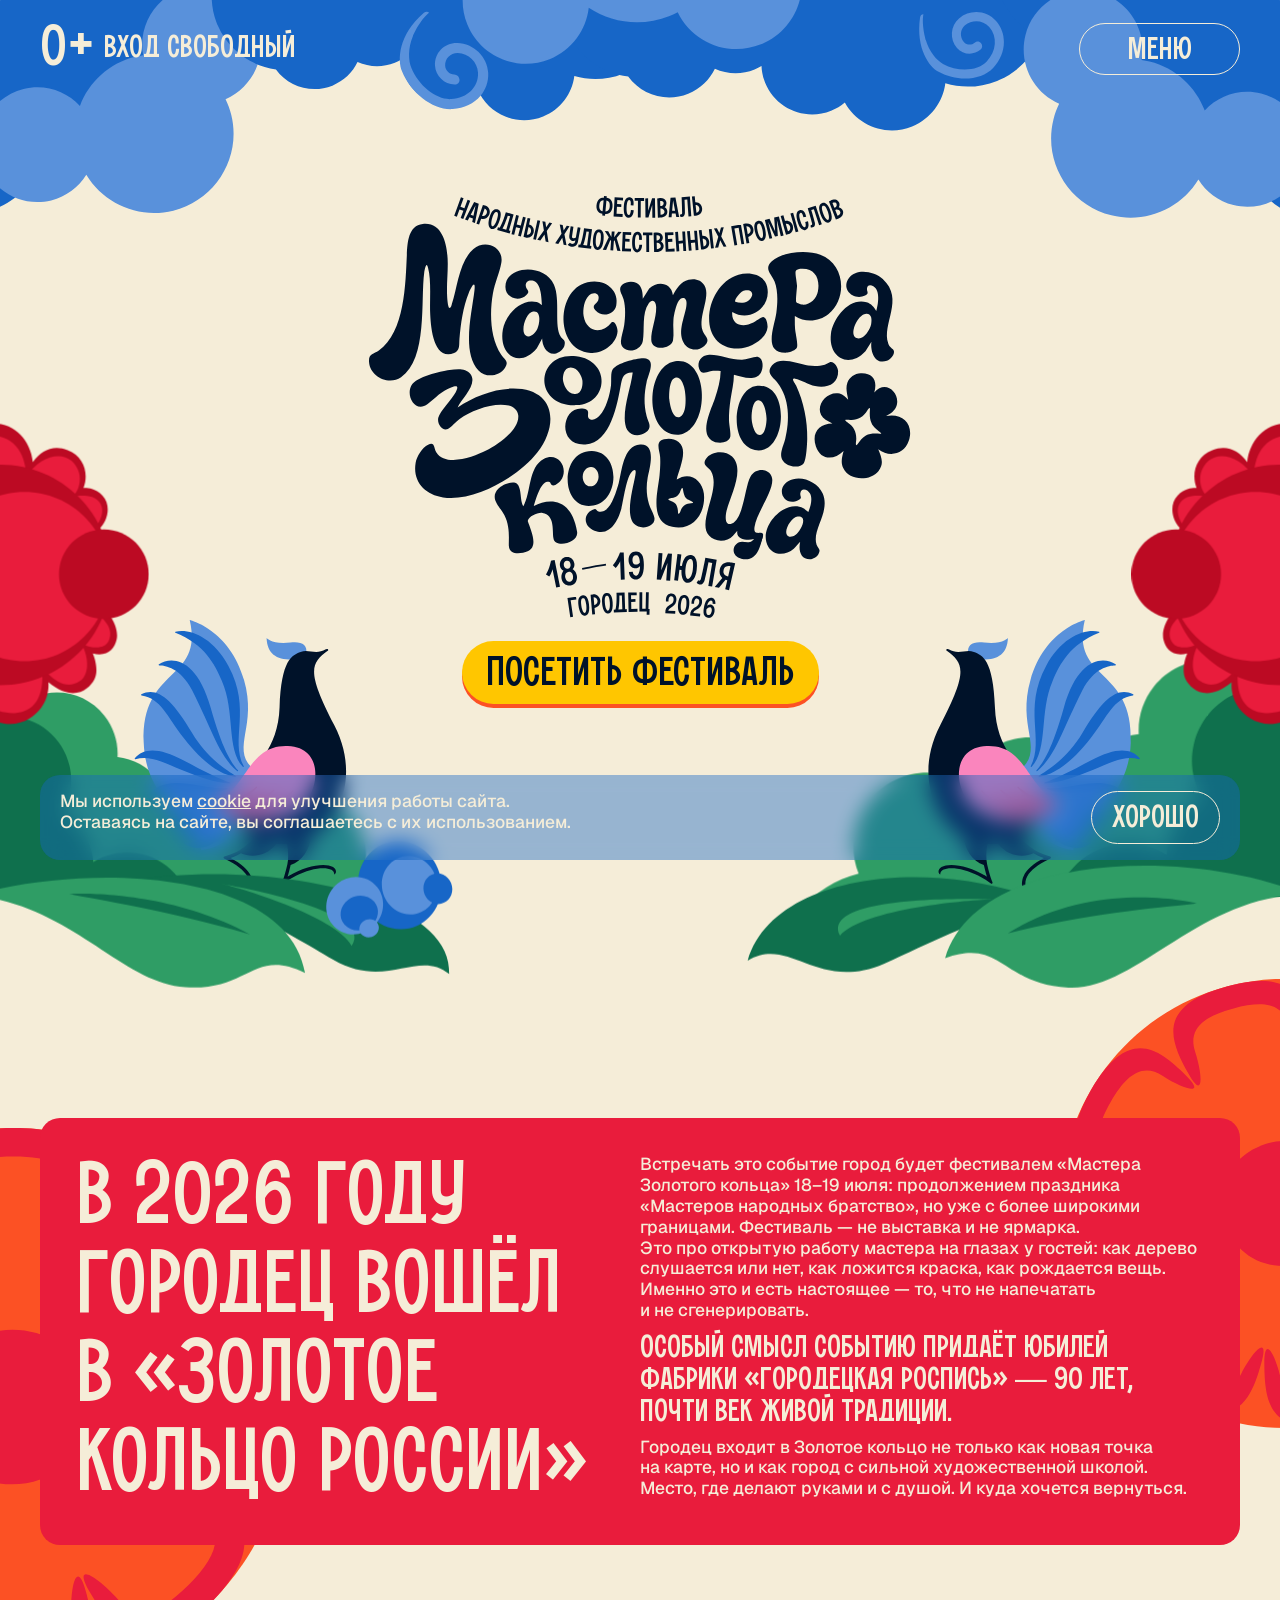
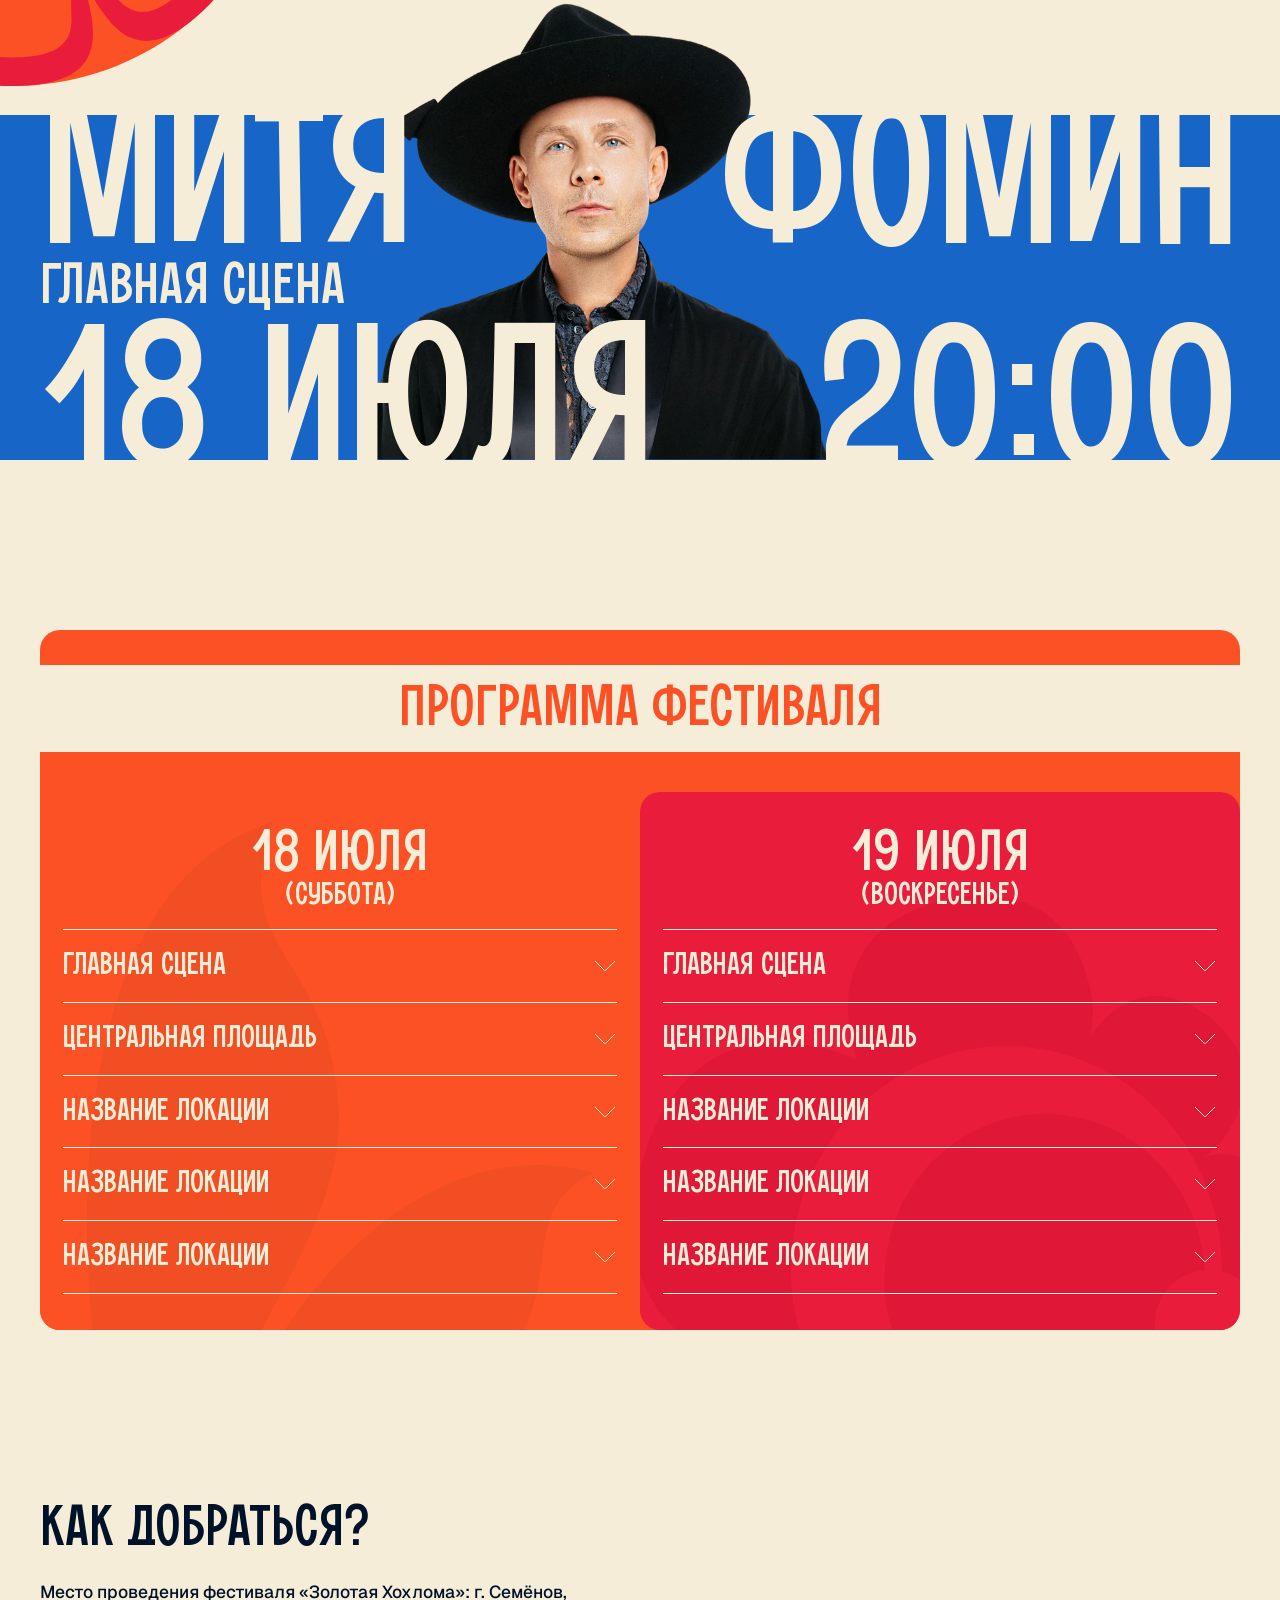
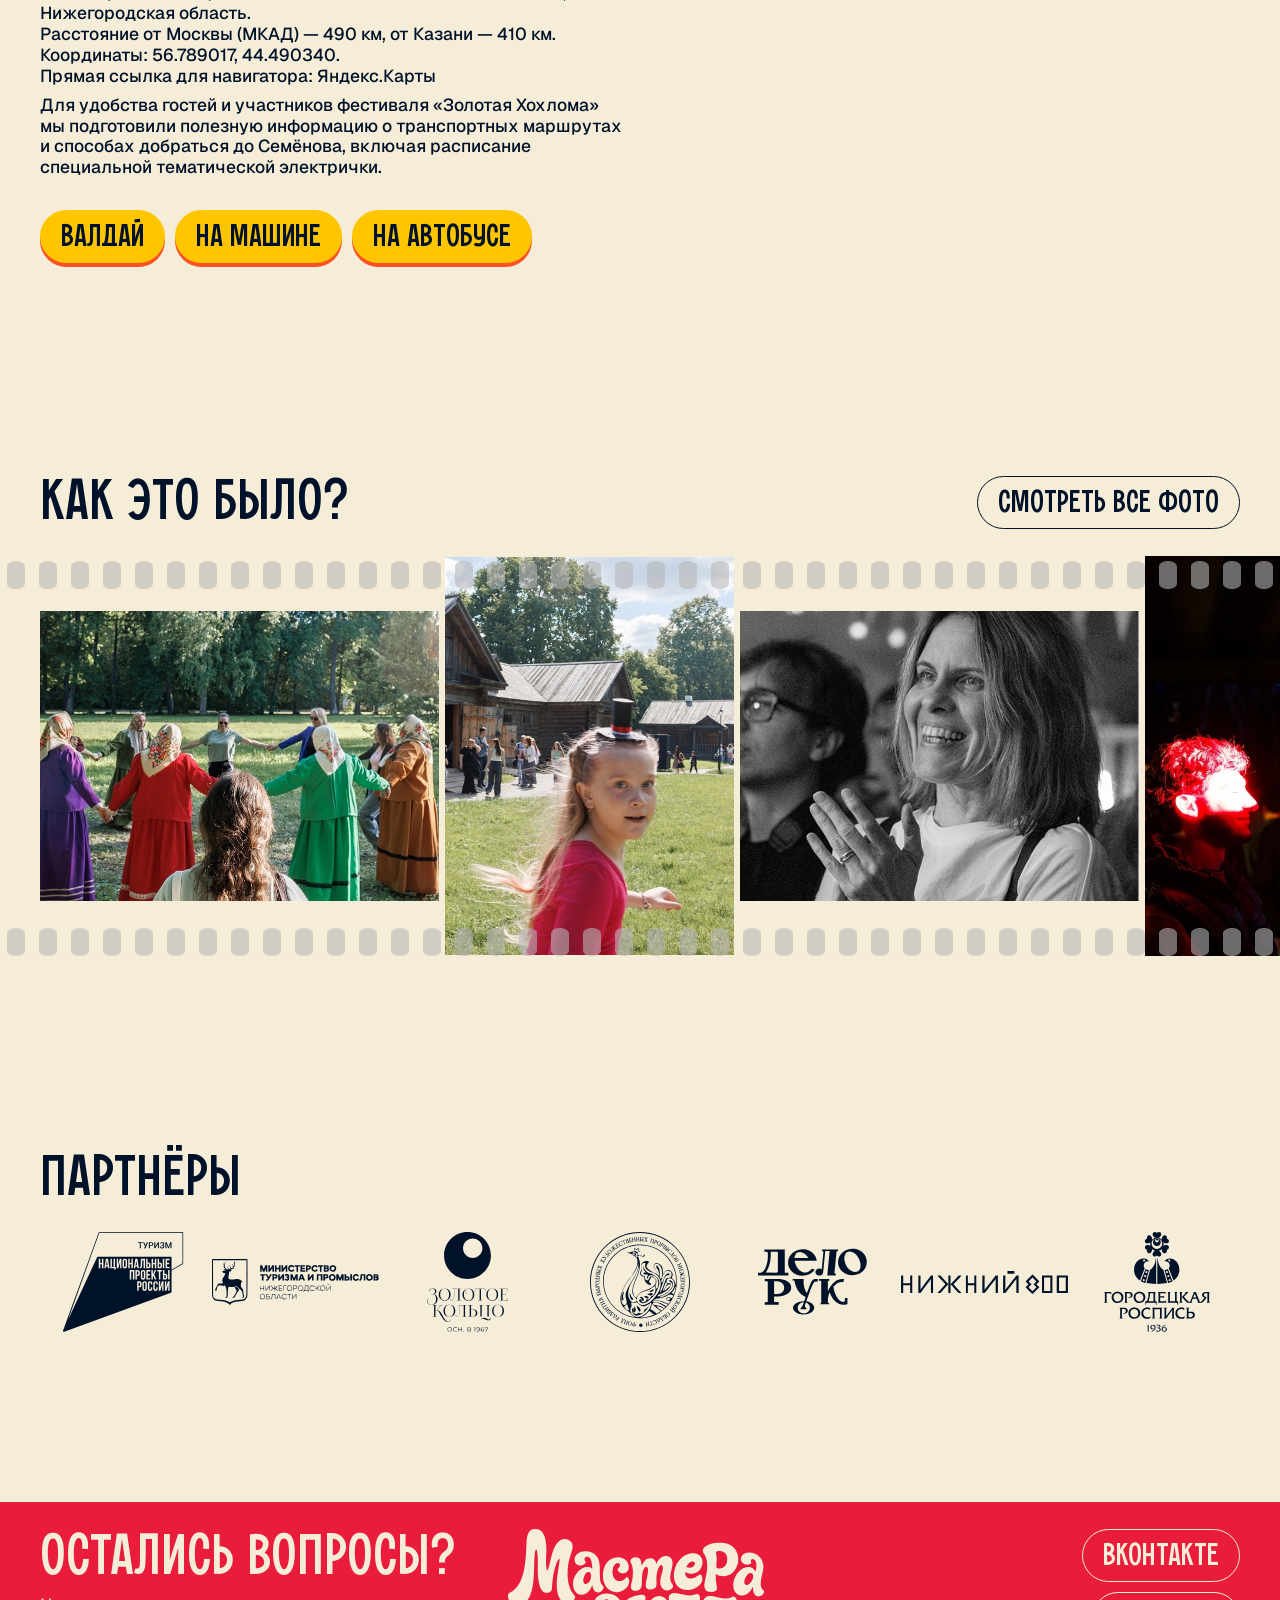
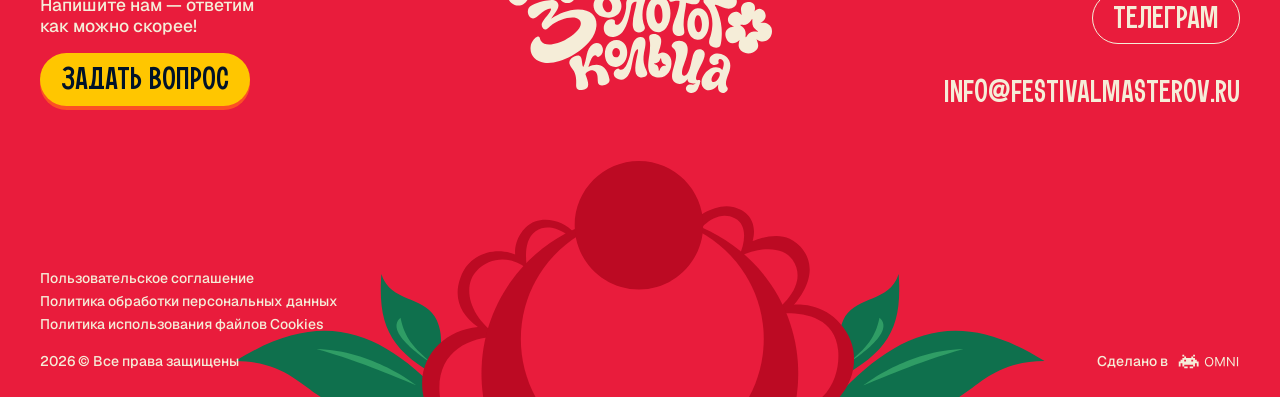
<file: festival/main.html>
<!DOCTYPE html>
<html lang="ru">

    <head>
    <meta charset="UTF-8">
    <meta http-equiv="X-UA-Compatible" content="IE=edge">
    <meta name="format-detection" content="telephone=no">
    <meta name="viewport" content="width=device-width, initial-scale=1">
    <link type="image/x-icon" rel="shortcut icon" href="img/favicon/favicon.ico">
    <link type="image/png" sizes="32x32" rel="icon" href="img/favicon/favicon-32x32.png">
    <link type="image/png" sizes="192x192" rel="icon" href="img/favicon/android-icon-192x192.png">
    <link type="image/png" sizes="512x512" rel="icon" href="img/favicon/favicon-512x512.png">
    <link type="image/svg+xml" sizes="any" rel="icon" href="img/favicon/favicon.svg">
    <link sizes="120x120" rel="apple-touch-icon" href="img/favicon/apple-icon-120x120.png">
    <link sizes="180x180" rel="apple-touch-icon" href="img/favicon/apple-icon-180x180.png">
    <meta name="msapplication-TileImage" content="img/favicon/ms-icon-144x144.png">
    <meta name="theme-color" content="#f5edd8">
    <link rel="preload" href="fonts/Geist-Medium.woff2" as="font" type="font/woff2" crossorigin>
    <link rel="stylesheet" href="css/style.min.css" type="text/css">
    <title>Главная</title>
</head>

    <body>
        <div class="wrap">
            <!--header-->
<header class="header header--main fixed-block">
    <div class="header__top">
        <div class="container">
            <div class="header__row">
                <div class="header__logo">
                    <img src="img/svg/header-logo.svg" alt>
                    <div class="h3 header__info">
                        <span>18 – 19 июля</span>
                        <span>г. Городец</span>
                    </div>
                </div>
                <div class="header__access">
                    <span>0+</span>
                    <span>вход свободный</span>
                </div>
                <a href="#" class="btn main-btn"><span>Посетить фестиваль</span></a>
                <button class="btn stroke-btn menu-show-btn" aria-label="Открыть меню"><span>Меню</span></button>
            </div>
        </div>
    </div>
    <div class="header__menu fixed-block">
        <div class="custom-scroll">
            <div class="container">
                <div class="header__row">
                    <div class="header__logo">
                        <img src="img/svg/header-logo.svg" alt>
                        <div class="h3 header__info">
                            <span>18 – 19 июля</span>
                            <span>г. Городец</span>
                        </div>
                    </div>
                    <a href="#" class="btn main-btn"><span>Посетить фестиваль</span></a>
                    <button class="btn stroke-btn menu-close-btn" aria-label="Закрыть меню"><span>Закрыть</span></button>
                </div>
                <nav class="header__nav">
                    <ul>
                        <li><a href="#about" class="link js-anchor">информация</a></li>
                        <li><a href="#program" class="link js-anchor">Программа</a></li>
                        <li><a href="#how-to-get" class="link js-anchor">как добраться</a></li>
                        <li><a href="#gallery" class="link js-anchor">как это было</a></li>
                        <li><a href="#partners" class="link js-anchor">Партнёры</a></li>
                        <li><a href="#contacts" class="link js-anchor">контакты</a></li>
                    </ul>
                </nav>
                <div class="header__social">
                    <a href="#" class="btn stroke-btn" target="_blank"><span>вконтакте</span></a>
                    <a href="#" class="btn stroke-btn" target="_blank"><span>телеграм</span></a>
                </div>
            </div>
        </div>
    </div>
</header>
            <!--main-->
            <main class="main">
                <!--hero-->
                <section class="section hero hero-main">
                    <div class="container">
                        <div class="hero__logo">
                            <img src="img/svg/logo-hero.svg" alt>
                        </div>
                        <a href="#" target="_blank" class="btn main-btn"><span>Посетить фестиваль</span></a>
                    </div>
                   <div class="hero__anim">
    <svg class="hero__anim--desktop" xmlns="http://www.w3.org/2000/svg" preserveAspectRatio="xMidYMid slice" viewBox="0 0 1920 1080" fill="none">
        <g clip-path="url(#clip0_68_1294)">
            <g clip-path="url(#clip1_68_1294)">
                <g clip-path="url(#clip2_68_1294)">
                    <g class="leaf-l-l">
                        <path
                            d="M-87.3337 659.622C-86.442 658.916 -85.5392 658.239 -84.6224 657.586C-45.0102 627.8 6.1893 623.216 49.8894 641.389C86.0166 625.192 130.334 635.331 156.576 668.474C171.107 686.827 177.502 708.961 176.234 730.401C199.471 732.917 221.898 744.54 237.738 764.545C240.629 768.198 243.198 771.999 245.448 775.916C250.6 767.559 257.247 759.958 265.362 753.533C303.497 723.339 359.457 730.491 390.351 769.509C396.471 777.239 401.141 785.638 404.408 794.372C444.284 769.884 497.637 779.177 528.075 817.618C550.377 845.785 554.571 882.321 542.276 912.911C571.672 920.104 599.16 936.888 619.585 962.685C620.399 963.712 621.185 964.774 621.964 965.847C667.169 1026.25 657.409 1111.14 599.237 1157.2C540.044 1204.07 453.188 1192.96 405.236 1132.4C382.039 1103.1 372.234 1067.61 374.952 1033.45L31.0049 904.971C-18.8615 915.573 -73.2817 897.587 -107.682 854.14C-154.914 794.487 -146.749 709.131 -89.937 661.794C-89.0908 661.051 -88.2254 660.328 -87.3337 659.622Z"
                            fill="#2F9D65" />
                    </g>
                    <g class="leaf-l-s">
                        <path
                            d="M-129.116 624.274C-127.911 624.005 -126.709 623.769 -125.504 623.561C-72.7059 613.1 -20.616 632.117 13.3255 669.536C56.2542 670.519 94.6239 700.512 104.418 744.31C109.842 768.563 105.533 792.723 94.0863 812.712C115.538 825.753 131.863 847.161 137.774 873.597C138.854 878.423 139.546 883.245 139.875 888.032C148.877 882.37 158.976 878.118 169.947 875.664C221.499 864.136 272.639 896.589 284.17 948.151C286.454 958.365 287.006 968.559 286.031 978.433C336.563 973.175 384.143 1006.49 395.503 1057.29C403.827 1094.51 390.514 1131.48 363.961 1155.21C389.188 1175.55 407.989 1204.22 415.612 1238.31C415.916 1239.67 416.177 1241.05 416.425 1242.44C431.722 1321.06 381.775 1398.04 303.134 1415.63C223.115 1433.52 143.742 1383.14 125.845 1303.11C117.187 1264.4 124.536 1225.86 143.453 1194.33L-130.619 913.778C-184.275 901.143 -228.755 859.001 -241.594 801.587C-259.222 722.757 -210.611 644.601 -132.688 625.168C-131.51 624.842 -130.322 624.544 -129.116 624.274Z"
                            fill="#0F704D" />
                    </g>
                    <g class="leaf-r-l">
                        <path
                            d="M2010.7 614.841C2009.68 614.03 2008.64 613.254 2007.59 612.504C1962.12 578.322 1903.34 573.062 1853.17 593.916C1811.7 575.33 1760.82 586.964 1730.69 624.999C1714.01 646.061 1706.67 671.462 1708.13 696.066C1681.45 698.953 1655.7 712.293 1637.52 735.25C1634.2 739.441 1631.25 743.804 1628.67 748.299C1622.75 738.708 1615.12 729.986 1605.81 722.612C1562.03 687.962 1497.78 696.169 1462.32 740.947C1455.29 749.817 1449.93 759.456 1446.18 769.478C1400.4 741.376 1339.15 752.041 1304.21 796.156C1278.61 828.48 1273.79 870.409 1287.91 905.513C1254.16 913.769 1222.6 933.029 1199.15 962.633C1198.22 963.813 1197.32 965.031 1196.42 966.262C1144.53 1035.58 1155.73 1133 1222.51 1185.86C1290.47 1239.65 1390.18 1226.9 1445.23 1157.4C1471.86 1123.78 1483.12 1083.04 1480 1043.84L1874.85 896.402C1932.1 908.568 1994.57 887.928 2034.06 838.068C2088.29 769.611 2078.91 671.657 2013.69 617.333C2012.72 616.481 2011.73 615.651 2010.7 614.841Z"
                            fill="#2F9D65" />
                    </g>
                    <g class="leaf-r-s">
                        <path
                            d="M2058.67 574.276C2057.29 573.967 2055.91 573.696 2054.53 573.458C1993.91 561.453 1934.11 583.276 1895.15 626.218C1845.86 627.346 1801.82 661.766 1790.57 712.028C1784.35 739.861 1789.29 767.586 1802.43 790.526C1777.81 805.491 1759.07 830.059 1752.28 860.396C1751.04 865.935 1750.24 871.469 1749.87 876.962C1739.53 870.465 1727.94 865.585 1715.34 862.769C1656.16 849.54 1597.45 886.782 1584.21 945.955C1581.59 957.676 1580.96 969.375 1582.08 980.705C1524.07 974.672 1469.44 1012.9 1456.4 1071.2C1446.85 1113.92 1462.13 1156.34 1492.61 1183.57C1463.65 1206.92 1442.07 1239.82 1433.32 1278.94C1432.97 1280.5 1432.67 1282.08 1432.38 1283.67C1414.82 1373.9 1472.16 1462.24 1562.44 1482.43C1654.31 1502.96 1745.43 1445.15 1765.97 1353.31C1775.91 1308.88 1767.48 1264.65 1745.76 1228.47L2060.4 906.508C2121.99 892.009 2173.06 843.647 2187.8 777.758C2208.04 687.294 2152.23 597.603 2062.77 575.301C2061.42 574.928 2060.06 574.585 2058.67 574.276Z"
                            fill="#0F704D" />
                    </g>
                    <path
                        d="M459.184 576.625C462.247 561.121 451.392 556.787 435.552 558.774C408.644 562.147 399.855 552.051 399.855 552.051C400.961 577.369 416.242 585.688 442.837 584.264C452.067 582.523 459.184 576.625 459.184 576.625Z"
                        fill="#5991DB" />
                    <path
                        d="M284.554 525C305.989 617.806 211.055 593.844 215.6 709.385C219.081 797.895 289.726 819.503 302.024 870.141C355.115 862.334 355.776 828.178 360.688 809.606C370.164 788.781 376.851 745.598 376.851 745.598C347.872 714.673 385.906 683.963 366.04 614.859C344.238 539.023 284.554 525 284.554 525Z"
                        fill="#5991DB" />
                    <path
                        d="M499.556 895.389C487.251 888.655 457.956 893.166 431.399 909.987C433.333 903.69 434.985 896.836 435.977 892.47C453.334 887.229 464.577 868.531 466.167 850.979C504.293 830.668 542.526 762.724 501.471 683.012C460.416 603.3 465.066 590.65 491.546 571.269C491.546 571.269 492.795 570.374 492.079 569.112C491.219 567.588 488.757 569.025 488.757 569.025C474.306 577.48 462.803 568.483 450.895 572.913C438.376 577.569 421.823 583.693 419.337 656.404C418.285 687.259 408.543 710.466 397.22 727.214C390.816 736.686 352.742 820.231 352.742 820.231C352.742 820.231 366.459 841.414 380.969 851.507C372.772 861.876 358.688 870.747 358.447 870.899L358.437 870.904C354.874 872.979 348.55 876.112 338.749 879.178L336.39 879.917C335.079 880.329 334.945 882.131 336.182 882.729L338.408 883.807C357.635 893.124 369.159 903.075 372.657 913.383C374.773 919.62 373.604 928.781 370.452 933.297C380.052 932.577 379.952 919.349 377.387 911.78C373.744 901.048 363.434 891.282 345.941 882.026C353.324 879.363 358.318 876.797 361.393 874.966L361.402 874.98C375.799 881.392 399.549 880.483 414.271 861.126L430.627 861.126C430.627 861.126 433.964 877.998 431.083 891.45C429.709 897.474 427.071 908.234 424.294 915.321L423.078 918.425C422.524 919.835 424.151 921.092 425.379 920.209L428.081 918.255C454.218 899.386 485.458 893.363 497.157 899.767C500.157 901.411 501.394 903.666 501.352 906.857C505.768 904.552 504.213 897.939 499.556 895.389Z"
                        fill="#001229" />
                    <path
                        d="M322.481 798.185C371.399 778.749 371.399 711.398 431.757 713.908C486.505 716.187 479.945 780.046 452.637 804.319C429.437 824.943 361.086 846.544 322.481 798.185Z"
                        fill="#FA85BD" />
                    <path
                        d="M263.137 544.194C262.382 543.888 262.384 542.778 263.174 542.574C282.98 537.476 318.667 549.164 342.636 593.817C378.04 659.772 344.511 703.199 365.63 744.306C366.086 745.192 364.898 746.034 364.225 745.297C338.918 717.596 353.353 663.613 332.692 616.161C321.772 591.08 307.62 562.258 263.137 544.194Z"
                        fill="#1766C7" />
                    <path
                        d="M238.845 593.133C237.943 593.142 237.646 591.988 238.394 591.483C257.285 578.694 294.861 581.796 315.922 656.197C333.375 717.844 346.388 738.744 356.921 750.305C357.671 751.128 356.505 752.292 355.647 751.581C327.937 728.583 317.056 686.893 288.182 630.391C270.626 596.036 247.007 593.056 238.845 593.133Z"
                        fill="#1766C7" />
                    <path
                        d="M212.355 638.15C211.52 638.026 211.286 636.906 212.044 636.535C234.133 625.672 255.853 639.529 288.414 695.033C309.809 731.499 341.992 752.115 353.244 758.534C354.086 759.013 353.604 760.301 352.646 760.142C331.365 756.636 305.725 741.082 275.63 701.978C250.05 668.741 241.042 642.406 212.355 638.15Z"
                        fill="#1766C7" />
                    <path
                        d="M203.14 733.847C202.329 734.076 201.655 733.15 202.193 732.5C215.491 716.47 239.07 716.329 274.853 735.359C307.136 752.526 330.441 764.288 344.892 768.694C345.867 768.991 345.582 770.455 344.565 770.391C321.837 769.003 297.814 760.275 271.767 749.578C243.428 737.94 224.441 727.835 203.14 733.847Z"
                        fill="#1766C7" />
                    <path
                        d="M224.73 798.003C224.328 798.814 223.155 798.566 223.08 797.664C221.338 776.42 248.381 765.934 281.492 770.57C310.584 774.642 327.534 778.758 340.475 777.059C341.508 776.923 341.843 778.33 340.872 778.711C319.812 786.991 286.757 783.216 261.479 784.094C236.362 784.969 228.448 790.481 224.73 798.003Z"
                        fill="#1766C7" />
                    <path
                        d="M247.239 824.049C252.712 803.739 269.936 801.219 316.465 798.496C317.093 798.46 317.493 799.23 317.044 799.671C301.859 814.522 261.835 823.254 247.931 824.902C247.47 824.956 247.117 824.496 247.239 824.049Z"
                        fill="#1766C7" />
                    <path
                        d="M263.165 845.889C290.333 850.728 311.595 833.529 326.714 816.797C327.189 816.273 326.614 815.504 325.966 815.787C304.291 825.277 276.854 827.444 262.726 844.73C262.392 845.139 262.646 845.796 263.165 845.889Z"
                        fill="#1766C7" />
                    <path
                        d="M276.067 858.465C304.167 860.861 320.044 836.698 344.64 831.24C345.208 831.114 345.69 831.759 345.412 832.273C328.964 862.78 296.985 877.055 275.548 859.652C275.036 859.236 275.41 858.409 276.067 858.465Z"
                        fill="#1766C7" />
                    <path
                        d="M438.751 780.755C428.759 790.086 393.511 820.361 355.397 822.274C362.793 825.027 370.449 826.568 378.102 827.152C396.121 822.458 420.524 808.51 439.899 781.767C440.131 781.446 440.082 781.002 439.785 780.741C439.488 780.479 439.041 780.483 438.751 780.755Z"
                        fill="#E91C3C" />
                    <path
                        d="M384.502 775.298C357.683 796.738 333.005 798.624 322.545 798.26C324.701 800.957 326.954 803.425 329.285 805.698C352.654 803.671 371.582 793.825 385.582 776.38C385.827 776.074 385.804 775.632 385.526 775.354C385.25 775.078 384.808 775.053 384.502 775.298Z"
                        fill="#E91C3C" />
                    <path
                        d="M345.371 817.676C358.866 815.633 388.308 808.144 411.282 780.893C411.534 780.594 411.522 780.154 411.253 779.869C410.987 779.586 410.55 779.547 410.236 779.78C377.607 804.021 349.22 810.028 335.937 811.489C338.986 813.843 342.14 815.893 345.371 817.676Z"
                        fill="#E91C3C" />
                    <path
                        d="M1452.58 576.625C1449.52 561.121 1460.37 556.787 1476.21 558.774C1503.12 562.147 1511.91 552.051 1511.91 552.051C1510.8 577.369 1495.52 585.688 1468.93 584.264C1459.7 582.523 1452.58 576.625 1452.58 576.625Z"
                        fill="#5991DB" />
                    <path
                        d="M1627.21 525C1605.77 617.806 1700.71 593.844 1696.16 709.385C1692.68 797.895 1622.04 819.503 1609.74 870.141C1556.65 862.334 1555.99 828.178 1551.08 809.606C1541.6 788.781 1534.91 745.598 1534.91 745.598C1563.89 714.673 1525.86 683.963 1545.72 614.859C1567.53 539.023 1627.21 525 1627.21 525Z"
                        fill="#5991DB" />
                    <path
                        d="M1412.21 895.389C1424.51 888.655 1453.81 893.166 1480.36 909.987C1478.43 903.69 1476.78 896.836 1475.79 892.47C1458.43 887.229 1447.19 868.531 1445.6 850.979C1407.47 830.668 1369.24 762.724 1410.29 683.012C1451.35 603.3 1446.7 590.65 1420.22 571.269C1420.22 571.269 1418.97 570.374 1419.68 569.112C1420.54 567.588 1423.01 569.025 1423.01 569.025C1437.46 577.48 1448.96 568.483 1460.87 572.913C1473.39 577.569 1489.94 583.693 1492.43 656.404C1493.48 687.259 1503.22 710.466 1514.54 727.214C1520.95 736.686 1559.02 820.231 1559.02 820.231C1559.02 820.231 1545.3 841.414 1530.8 851.507C1538.99 861.876 1553.08 870.747 1553.32 870.899L1553.33 870.904C1556.89 872.979 1563.21 876.112 1573.01 879.178L1575.37 879.917C1576.69 880.329 1576.82 882.131 1575.58 882.729L1573.36 883.807C1554.13 893.124 1542.6 903.075 1539.11 913.383C1536.99 919.62 1538.16 928.781 1541.31 933.297C1531.71 932.577 1531.81 919.349 1534.38 911.78C1538.02 901.048 1548.33 891.282 1565.82 882.026C1558.44 879.363 1553.45 876.797 1550.37 874.966L1550.36 874.98C1535.96 881.392 1512.22 880.483 1497.49 861.126L1481.14 861.126C1481.14 861.126 1477.8 877.998 1480.68 891.45C1482.06 897.474 1484.69 908.234 1487.47 915.321L1488.69 918.425C1489.24 919.835 1487.61 921.092 1486.38 920.209L1483.68 918.255C1457.55 899.386 1426.31 893.363 1414.61 899.767C1411.61 901.411 1410.37 903.666 1410.41 906.857C1406 904.552 1407.55 897.939 1412.21 895.389Z"
                        fill="#001229" />
                    <path
                        d="M1589.28 798.185C1540.36 778.749 1540.36 711.398 1480.01 713.908C1425.26 716.187 1431.82 780.046 1459.13 804.319C1482.33 824.943 1550.68 846.544 1589.28 798.185Z"
                        fill="#FA85BD" />
                    <path
                        d="M1648.63 544.194C1649.38 543.888 1649.38 542.778 1648.59 542.574C1628.78 537.476 1593.1 549.164 1569.13 593.817C1533.72 659.772 1567.25 703.199 1546.13 744.306C1545.68 745.192 1546.87 746.034 1547.54 745.297C1572.85 717.596 1558.41 663.613 1579.07 616.161C1589.99 591.08 1604.14 562.258 1648.63 544.194Z"
                        fill="#1766C7" />
                    <path
                        d="M1672.92 593.133C1673.82 593.142 1674.12 591.988 1673.37 591.483C1654.48 578.694 1616.9 581.796 1595.84 656.197C1578.39 717.844 1565.37 738.744 1554.84 750.305C1554.09 751.128 1555.26 752.292 1556.12 751.581C1583.83 728.583 1594.71 686.893 1623.58 630.391C1641.14 596.036 1664.76 593.056 1672.92 593.133Z"
                        fill="#1766C7" />
                    <path
                        d="M1699.41 638.15C1700.24 638.026 1700.48 636.906 1699.72 636.535C1677.63 625.672 1655.91 639.529 1623.35 695.033C1601.95 731.499 1569.77 752.115 1558.52 758.534C1557.68 759.013 1558.16 760.301 1559.12 760.142C1580.4 756.636 1606.04 741.082 1636.13 701.978C1661.71 668.741 1670.72 642.406 1699.41 638.15Z"
                        fill="#1766C7" />
                    <path
                        d="M1708.62 733.847C1709.44 734.076 1710.11 733.15 1709.57 732.5C1696.27 716.47 1672.69 716.329 1636.91 735.359C1604.63 752.526 1581.32 764.288 1566.87 768.694C1565.9 768.991 1566.18 770.455 1567.2 770.391C1589.93 769.003 1613.95 760.275 1640 749.578C1668.34 737.94 1687.32 727.835 1708.62 733.847Z"
                        fill="#1766C7" />
                    <path
                        d="M1687.03 798.003C1687.44 798.814 1688.61 798.566 1688.68 797.664C1690.43 776.42 1663.38 765.934 1630.27 770.57C1601.18 774.642 1584.23 778.758 1571.29 777.059C1570.26 776.923 1569.92 778.33 1570.89 778.711C1591.95 786.991 1625.01 783.216 1650.28 784.094C1675.4 784.969 1683.32 790.481 1687.03 798.003Z"
                        fill="#1766C7" />
                    <path
                        d="M1664.52 824.049C1659.05 803.739 1641.83 801.219 1595.3 798.496C1594.67 798.46 1594.27 799.23 1594.72 799.671C1609.9 814.522 1649.93 823.254 1663.83 824.902C1664.29 824.956 1664.65 824.496 1664.52 824.049Z"
                        fill="#1766C7" />
                    <path
                        d="M1648.6 845.889C1621.43 850.728 1600.17 833.529 1585.05 816.797C1584.58 816.273 1585.15 815.504 1585.8 815.787C1607.47 825.277 1634.91 827.444 1649.04 844.73C1649.37 845.139 1649.12 845.796 1648.6 845.889Z"
                        fill="#1766C7" />
                    <path
                        d="M1635.7 858.465C1607.6 860.861 1591.72 836.698 1567.12 831.24C1566.56 831.114 1566.07 831.759 1566.35 832.273C1582.8 862.78 1614.78 877.055 1636.22 859.652C1636.73 859.236 1636.35 858.409 1635.7 858.465Z"
                        fill="#1766C7" />
                    <path
                        d="M1473.01 780.755C1483.01 790.086 1518.25 820.361 1556.37 822.274C1548.97 825.027 1541.32 826.568 1533.66 827.152C1515.64 822.458 1491.24 808.51 1471.87 781.767C1471.63 781.446 1471.68 781.002 1471.98 780.741C1472.28 780.479 1472.72 780.483 1473.01 780.755Z"
                        fill="#E91C3C" />
                    <path
                        d="M1527.26 775.298C1554.08 796.738 1578.76 798.624 1589.22 798.26C1587.06 800.957 1584.81 803.425 1582.48 805.698C1559.11 803.671 1540.18 793.825 1526.18 776.38C1525.94 776.074 1525.96 775.632 1526.24 775.354C1526.51 775.078 1526.96 775.053 1527.26 775.298Z"
                        fill="#E91C3C" />
                    <path
                        d="M1566.39 817.676C1552.9 815.633 1523.46 808.144 1500.48 780.893C1500.23 780.594 1500.24 780.154 1500.51 779.869C1500.78 779.586 1501.21 779.547 1501.53 779.78C1534.16 804.021 1562.54 810.028 1575.83 811.489C1572.78 813.843 1569.62 815.893 1566.39 817.676Z"
                        fill="#E91C3C" />
                    <g class="flower-l">
                        <path
                            d="M-150.728 535.629C-188.396 598.792 -144.867 645.813 -108.04 647.482C-71.2125 649.155 -46.9362 626.337 -46.9362 626.337C-36.3363 674.196 11.376 693.396 44.2974 672.804C77.2189 652.216 72.4761 618.269 72.4761 618.269C109.863 649.432 133.858 629.398 141.67 613.816C149.482 598.235 139.159 575.14 139.159 575.14C161.012 580.722 171.727 568.14 174.843 554.584C179.218 535.568 162.505 515.077 162.505 515.077L155.728 496.675L147.512 389.289C162.815 376.369 166.696 351.648 153.763 338.322C140.829 324.992 125.097 327.143 125.097 327.143C133.288 307.152 127.059 279.759 101.387 270.181C79.7038 262.088 62.2332 270.253 49.2241 288.237C45.3109 247.988 9.23004 215.689 -39.4055 236.514C-74.9706 251.743 -68.1432 300.232 -68.1432 300.232C-98.2623 267.893 -143.609 271.152 -168.137 306.911C-186.066 333.049 -175.78 378.592 -158.54 398.731"
                            fill="#BC0A23" />
                        <path
                            d="M-38.4073 600.337C-41.9634 652.782 -2.20019 666.788 24.727 664.393C74.7115 659.947 62.2144 593.996 62.2144 593.996C62.2144 593.996 90.642 636.902 119.953 616.555C133.644 607.052 134.199 582.853 122.279 560.33C139.213 568.462 156.593 568.872 162.836 556.83C174.132 535.051 147.053 516.823 147.053 516.823L144.641 383.244C144.641 383.244 160.521 364.44 149.463 348.485C140.323 335.295 116.693 338.158 108.91 340.176C120.408 330.414 126.968 303.827 107.153 286.177C90.8692 271.668 58.1245 279.581 39.0526 311.056C39.727 280.253 24.1607 245.429 -19.3354 248.137C-60.3573 250.691 -63.2282 291.954 -64.9522 319.761"
                            fill="#E91C3C" />
                        <path
                            d="M0.615575 622.693C-90.9643 622.693 -165.207 548.656 -165.207 457.322C-165.207 365.992 -90.9643 291.956 0.61556 291.956C92.1954 291.956 166.438 365.992 166.438 457.322C166.438 548.656 92.1954 622.693 0.615575 622.693Z"
                            fill="#BC0A23" />
                        <path
                            d="M36.6884 586.703C-33.5473 586.703 -90.4854 529.92 -90.4854 459.876C-90.4854 389.832 -33.5473 333.049 36.6884 333.049C106.924 333.049 163.862 389.832 163.862 459.876C163.862 529.92 106.924 586.703 36.6884 586.703Z"
                            fill="#E91C3C" />
                        <path
                            d="M155.729 523.461C118.577 523.461 88.458 493.424 88.458 456.373C88.458 419.323 118.577 389.289 155.729 389.289C192.881 389.289 223 419.326 223 456.373C223 493.424 192.881 523.461 155.729 523.461Z"
                            fill="#BC0A23" />
                    </g>
                    <g class="flower-r">
                        <path
                            d="M2070.73 535.629C2108.4 598.792 2064.87 645.813 2028.04 647.482C1991.21 649.155 1966.94 626.337 1966.94 626.337C1956.34 674.196 1908.62 693.396 1875.7 672.804C1842.78 652.216 1847.52 618.269 1847.52 618.269C1810.14 649.432 1786.14 629.398 1778.33 613.816C1770.52 598.235 1780.84 575.14 1780.84 575.14C1758.99 580.722 1748.27 568.14 1745.16 554.584C1740.78 535.568 1757.49 515.077 1757.49 515.077L1764.27 496.675L1772.49 389.289C1757.18 376.369 1753.3 351.648 1766.24 338.322C1779.17 324.992 1794.9 327.143 1794.9 327.143C1786.71 307.152 1792.94 279.759 1818.61 270.181C1840.3 262.088 1857.77 270.253 1870.78 288.237C1874.69 247.988 1910.77 215.689 1959.41 236.514C1994.97 251.743 1988.14 300.232 1988.14 300.232C2018.26 267.893 2063.61 271.152 2088.14 306.911C2106.07 333.049 2095.78 378.592 2078.54 398.731"
                            fill="#BC0A23" />
                        <path
                            d="M1958.41 600.337C1961.96 652.782 1922.2 666.788 1895.27 664.393C1845.29 659.947 1857.79 593.996 1857.79 593.996C1857.79 593.996 1829.36 636.902 1800.05 616.555C1786.36 607.052 1785.8 582.853 1797.72 560.33C1780.79 568.462 1763.41 568.872 1757.16 556.83C1745.87 535.051 1772.95 516.823 1772.95 516.823L1775.36 383.244C1775.36 383.244 1759.48 364.44 1770.54 348.485C1779.68 335.295 1803.31 338.158 1811.09 340.176C1799.59 330.414 1793.03 303.827 1812.85 286.177C1829.13 271.668 1861.88 279.581 1880.95 311.056C1880.27 280.253 1895.84 245.429 1939.34 248.137C1980.36 250.691 1983.23 291.954 1984.95 319.761"
                            fill="#E91C3C" />
                        <path
                            d="M1919.38 622.693C2010.96 622.693 2085.21 548.656 2085.21 457.322C2085.21 365.992 2010.96 291.956 1919.38 291.956C1827.8 291.956 1753.56 365.992 1753.56 457.322C1753.56 548.656 1827.8 622.693 1919.38 622.693Z"
                            fill="#BC0A23" />
                        <path
                            d="M1883.31 586.703C1953.55 586.703 2010.49 529.92 2010.49 459.876C2010.49 389.832 1953.55 333.049 1883.31 333.049C1813.08 333.049 1756.14 389.832 1756.14 459.876C1756.14 529.92 1813.08 586.703 1883.31 586.703Z"
                            fill="#E91C3C" />
                        <path
                            d="M1764.27 523.461C1801.42 523.461 1831.54 493.424 1831.54 456.373C1831.54 419.323 1801.42 389.289 1764.27 389.289C1727.12 389.289 1697 419.326 1697 456.373C1697 493.424 1727.12 523.461 1764.27 523.461Z"
                            fill="#BC0A23" />
                    </g>
                </g>
            </g>
            <path
                d="M194.702 916.984C381.856 881.689 680.508 933.91 673.773 1056.04C627.037 1017.82 579.852 1080.83 499.786 1034.49C429.421 993.761 294.094 909.024 194.702 916.984Z"
                fill="#0F704D" />
            <path d="M332.183 921.054C332.183 921.054 567.118 959.958 527.479 1013.92C503.739 969.03 351.557 924.28 332.183 921.054Z" fill="#2F9D65" />
            <path
                d="M-39.4993 938C108.929 953.695 182.296 1069.78 278.129 1075.83C373.961 1081.88 379.927 1015.85 457.579 1054.32C430.832 898.202 129.825 888.776 -39.4993 938Z"
                fill="#2F9D65" />
            <path d="M104.019 936.026C104.019 936.026 246.681 926.855 374.751 996.538C250.897 960.617 145.025 944.569 104.019 936.026Z" fill="#0F704D" />
            <path
                d="M600.446 988.925C635.05 989.508 662.661 960.299 662.118 923.685C661.573 887.071 633.081 856.916 598.477 856.333C563.872 855.75 536.262 884.959 536.804 921.573C537.349 958.186 565.842 988.342 600.446 988.925Z"
                fill="#1766C7" />
            <path
                d="M614.847 966.507C637.752 966.893 656.027 947.56 655.666 923.326C655.306 899.091 636.447 879.133 613.544 878.748C590.64 878.361 572.365 897.693 572.725 921.928C573.084 946.162 591.943 966.121 614.847 966.507Z"
                fill="#5991DB" />
            <path
                d="M657.146 951.088C669.11 951.289 678.656 941.191 678.469 928.532C678.28 915.874 668.429 905.448 656.465 905.247C644.501 905.044 634.956 915.143 635.143 927.801C635.331 940.461 645.182 950.887 657.146 951.088Z"
                fill="#1766C7" />
            <path
                d="M498.272 981.156C512.632 999.45 539.411 1001.88 558.086 986.584C576.76 971.288 580.258 944.057 565.898 925.763C551.538 907.468 524.758 905.038 506.083 920.334C487.409 935.63 483.912 962.862 498.272 981.156Z"
                fill="#5991DB" />
            <path
                d="M516.534 981.548C525.822 992.436 543.381 993.649 555.753 984.257C568.126 974.865 570.627 958.425 561.339 947.538C552.051 936.649 534.492 935.437 522.119 944.829C509.746 954.22 507.246 970.66 516.534 981.548Z"
                fill="#1766C7" />
            <path
                d="M541.966 996.411C546.818 1002.1 555.99 1002.73 562.453 997.827C568.916 992.921 570.222 984.333 565.37 978.646C560.519 972.958 551.347 972.325 544.884 977.231C538.421 982.137 537.115 990.725 541.966 996.411Z"
                fill="#5991DB" />
            <path
                d="M1610.82 967.544C1433.35 873.877 1161.2 895.674 1121.51 1036.05C1185.31 997.859 1224.51 1083.95 1326.49 1040.38C1416.11 1002.1 1497.18 947.508 1610.82 967.544Z"
                fill="#0F704D" />
            <path d="M1491.07 944.079C1491.07 944.079 1227.2 933.137 1260.01 998.517C1294.6 956.628 1469.31 943.195 1491.07 944.079Z" fill="#2F9D65" />
            <path
                d="M1958.53 937.456C1801.36 935.8 1703.71 1081.85 1602.73 1076.52C1501.75 1071.18 1503.55 1001.38 1417.64 1032.17C1464.63 872.125 1787.41 865.35 1958.53 937.456Z"
                fill="#2F9D65" />
            <path d="M1794.86 949.964C1794.86 949.964 1644.53 911.413 1511.59 995.077C1640.96 961.933 1751.94 955.852 1794.86 949.964Z" fill="#0F704D" />
        </g>
        <defs>
            <clippath id="clip0_68_1294">
                <rect width="1920" height="1080" fill="white" />
            </clippath>
            <clippath id="clip1_68_1294">
                <rect width="1920" height="940" fill="white" />
            </clippath>
            <clippath id="clip2_68_1294">
                <rect width="2081.03" height="1864.01" fill="white" transform="translate(-161 -392)" />
            </clippath>
            <style>
                                    .flower-l,
                                    .flower-r,
                                    .leaf-l-l,
                                    .leaf-l-s,
                                    .leaf-r-l,
                                    .leaf-r-s {
                                        transform-box: fill-box;
                                        will-change: transform;
                                    }
                                    .flower-l,
                                    .flower-r {
                                        transform-origin: center;
                                        animation: flowerPulse 7s cubic-bezier(.37,0,.63,1) infinite;
                                    }
                                    @keyframes flowerPulse {
                                        0% {
                                            transform: scale(1);
                                        }
                                        25% {
                                            transform: scale(1.03);
                                        }
                                        50% {
                                            transform: scale(1.08);
                                        }
                                        75% {
                                            transform: scale(1.04);
                                        }
                                        100% {
                                            transform: scale(1);
                                        }
                                }
                                .leaf-l-l {
                                    transform-origin: 85% 80%;
                                    animation: leafTopL 6s cubic-bezier(.37,0,.63,1) infinite;
                                }
                                .leaf-l-s {
                                    transform-origin: 80% 80%;
                                    animation: leafBottomL 6s cubic-bezier(.37,0,.63,1) infinite;
                                }
                                @keyframes leafTopL {
                                    0%,100% {
                                        transform: rotate(0deg) translateY(0);
                                    }
                                    50% {
                                        transform: rotate(3deg) translateY(-6px);
                                    }
                                }
                                @keyframes leafBottomL {
                                    0%,100% {
                                        transform: rotate(0deg) translateY(0);
                                    }
                                    50% {
                                        transform: rotate(-2deg) translateY(4px);
                                    }
                                }
                                .leaf-r-l {
                                    transform-origin: 15% 80%;
                                    animation: leafTopR 6.5s cubic-bezier(.37,0,.63,1) infinite;
                                }
                                .leaf-r-s {
                                    transform-origin: 20% 80%;
                                    animation: leafBottomR 6.5s cubic-bezier(.37,0,.63,1) infinite;
                                }
                                @keyframes leafTopR {
                                    0%,100% {
                                        transform: rotate(0deg) translateY(0);
                                    }
                                    50% {
                                        transform: rotate(-3deg) translateY(-6px);
                                    }
                                }
                                @keyframes leafBottomR {
                                    0%,100% {
                                        transform: rotate(0deg) translateY(0);
                                    }
                                    50% {
                                        transform: rotate(2deg) translateY(4px);
                                    }
                                }
                            </style>
        </defs>
    </svg>
    <img class="hero__anim--tablet" src="img/svg/hero-tablet.svg" alt>
    <svg class="hero__anim--mob" xmlns="http://www.w3.org/2000/svg" width="375" height="906" viewBox="0 0 375 906" fill="none">
        <g clip-path="url(#clip0_88_1328)">
            <g clip-path="url(#clip1_88_1328)">
                <g class="bush-right">
                    <path
                        d="M-231.951 771.649C-231.58 770.838 -231.19 770.044 -230.782 769.261C-213.713 734.341 -179.562 712.88 -142.541 709.979C-123.064 685.788 -88.4752 677.059 -58.3206 690.835C-41.6223 698.464 -29.2636 711.634 -22.5075 727.052C-5.37006 720.52 14.4481 720.635 32.6492 728.95C35.9722 730.468 39.1223 732.206 42.0915 734.138C42.7132 726.466 44.65 718.79 48.0317 711.41C63.9227 676.733 105.584 661.766 141.085 677.984C148.117 681.197 154.375 685.395 159.772 690.326C178.914 659.01 219.516 646.468 254.492 662.446C280.119 674.154 296.073 698.162 298.383 723.9C321.493 718.437 346.687 720.349 370.158 731.071C371.093 731.498 372.021 731.959 372.948 732.43C426.072 758.469 449.51 821.211 425.269 874.111C400.603 927.938 335.938 951.163 280.836 925.99C254.181 913.813 234.675 892.531 224.4 867.719L-61.7893 900.707C-92.8638 925.892 -137.31 932.747 -176.84 914.688C-231.114 889.894 -255.831 827.399 -232.997 774.093C-232.67 773.273 -232.323 772.46 -231.951 771.649Z"
                        fill="#2F9D65" />
                </g>
                <g class="bush-left">
                    <path
                        d="M-284.35 576.845C-283.513 576.357 -282.67 575.896 -281.818 575.455C-244.821 555.111 -201.354 556.955 -167.088 576.853C-134.753 567.4 -98.9392 580.7 -81.2157 611.094C-71.4012 627.925 -68.8868 646.996 -72.7 664.645C-53.5626 669.295 -36.272 681.414 -25.5743 699.759C-23.6212 703.109 -21.9583 706.546 -20.576 710.044C-15.189 703.679 -8.64664 698.105 -1.02553 693.669C34.7867 672.823 80.7346 684.93 101.6 720.713C105.733 727.801 108.567 735.285 110.182 742.892C146.72 726.973 190.21 740.568 210.767 775.821C225.83 801.652 224.653 832.429 210.43 856.453C234.126 865.665 254.992 882.623 268.787 906.279C269.337 907.222 269.859 908.19 270.374 909.166C300.48 964.267 281.411 1033.63 226.78 1065.43C171.192 1097.79 99.8769 1078.99 67.4906 1023.45C51.824 996.585 48.1684 966.05 54.8281 938.01L-216.733 793.469C-259.856 796.764 -303.124 775.838 -326.357 735.995C-358.257 681.29 -340.464 611.369 -286.809 578.36C-286.005 577.837 -285.188 577.332 -284.35 576.845Z"
                        fill="#0F704D" />
                </g>
                <path
                    d="M131.142 525.531C133.502 513.599 125.139 510.264 112.935 511.793C92.2045 514.389 85.4336 506.62 85.4336 506.62C86.2856 526.103 98.0586 532.505 118.548 531.409C125.659 530.069 131.142 525.531 131.142 525.531Z"
                    fill="#5991DB" />
                <path
                    d="M-3.39817 485.803C13.1157 557.22 -60.0241 538.781 -56.5225 627.693C-53.8404 695.804 0.586207 712.432 10.0608 751.4C50.9636 745.392 51.4734 719.108 55.2578 704.816C62.5583 688.791 67.7099 655.56 67.7099 655.56C45.3833 631.762 74.6861 608.13 59.3809 554.952C42.5842 496.594 -3.39817 485.803 -3.39817 485.803Z"
                    fill="#5991DB" />
                <path
                    d="M162.247 770.829C152.767 765.647 130.197 769.118 109.737 782.062C111.227 777.216 112.5 771.942 113.264 768.582C126.636 764.549 135.298 750.161 136.523 736.654C165.896 721.024 195.352 668.739 163.722 607.398C132.092 546.058 135.675 536.323 156.076 521.409C156.076 521.409 157.038 520.72 156.487 519.749C155.824 518.576 153.927 519.682 153.927 519.682C142.793 526.188 133.931 519.265 124.758 522.673C115.112 526.257 102.359 530.969 100.444 586.922C99.6337 610.667 92.1279 628.525 83.4044 641.413C78.4708 648.702 49.1374 712.992 49.1374 712.992C49.1374 712.992 59.7053 729.293 70.8839 737.06C64.5687 745.04 53.718 751.866 53.5325 751.983L53.5252 751.987C50.7801 753.584 45.9078 755.994 38.3569 758.354L36.5394 758.923C35.5289 759.239 35.4263 760.626 36.3791 761.087L38.0939 761.916C52.9074 769.086 61.7858 776.743 64.4805 784.676C66.1106 789.475 65.21 796.525 62.7819 800C70.1778 799.446 70.1004 789.266 68.1244 783.442C65.318 775.184 57.3745 767.668 43.8976 760.545C49.5859 758.496 53.4334 756.521 55.802 755.113L55.8092 755.124C66.9013 760.058 85.1985 759.358 96.5409 744.462L109.143 744.462C109.143 744.462 111.713 757.446 109.494 767.798C108.435 772.433 106.403 780.713 104.263 786.167L103.326 788.556C102.899 789.641 104.153 790.608 105.099 789.928L107.181 788.425C127.317 773.905 151.385 769.269 160.399 774.198C162.71 775.463 163.663 777.198 163.63 779.654C167.033 777.88 165.835 772.791 162.247 770.829Z"
                    fill="#001229" />
                <path
                    d="M25.8237 696.027C63.5113 681.071 63.5113 629.242 110.012 631.174C152.192 632.928 147.138 682.069 126.099 700.747C108.226 716.618 55.566 733.241 25.8237 696.027Z"
                    fill="#FA85BD" />
                <path
                    d="M-19.8974 500.573C-20.4792 500.338 -20.4774 499.483 -19.8686 499.327C-4.61022 495.404 22.8841 504.398 41.3505 538.76C68.6269 589.515 42.7951 622.933 59.0658 654.566C59.4171 655.248 58.5021 655.895 57.9833 655.329C38.4865 634.011 49.6075 592.47 33.6898 555.955C25.2762 536.654 14.3732 514.475 -19.8974 500.573Z"
                    fill="#1766C7" />
                <path
                    d="M-38.6129 538.234C-39.3082 538.241 -39.5369 537.352 -38.9605 536.964C-24.4064 527.123 4.54331 529.51 20.769 586.763C34.2153 634.203 44.2411 650.286 52.3558 659.183C52.934 659.816 52.0351 660.712 51.3741 660.165C30.0256 642.467 21.6426 610.385 -0.602858 566.905C-14.1285 540.468 -32.3247 538.175 -38.6129 538.234Z"
                    fill="#1766C7" />
                <path
                    d="M-59.0207 572.876C-59.6638 572.78 -59.8439 571.919 -59.2603 571.633C-42.2421 563.274 -25.5084 573.937 -0.422403 616.649C16.0609 644.71 40.8551 660.576 49.5245 665.515C50.173 665.884 49.8019 666.875 49.0634 666.753C32.6684 664.054 12.9141 652.085 -10.2716 621.993C-29.9791 596.416 -36.9194 576.151 -59.0207 572.876Z"
                    fill="#1766C7" />
                <path
                    d="M-66.1218 646.517C-66.7468 646.694 -67.2656 645.981 -66.8513 645.481C-56.6058 633.145 -38.4402 633.037 -10.872 647.681C13.9997 660.891 31.9546 669.943 43.0881 673.334C43.8392 673.562 43.6195 674.688 42.8359 674.64C25.326 673.571 6.81808 666.854 -13.2497 658.623C-35.0826 649.667 -49.7106 641.891 -66.1218 646.517Z"
                    fill="#1766C7" />
                <path
                    d="M-49.4872 695.887C-49.7971 696.511 -50.7013 696.321 -50.7589 695.626C-52.1009 679.279 -31.2658 671.21 -5.75644 674.777C16.6565 677.91 29.7156 681.078 39.6856 679.77C40.4817 679.666 40.7393 680.749 39.9918 681.042C23.7661 687.413 -1.70002 684.508 -21.1752 685.184C-40.526 685.857 -46.6232 690.099 -49.4872 695.887Z"
                    fill="#1766C7" />
                <path
                    d="M-32.1464 715.931C-27.9297 700.301 -14.6598 698.362 21.1869 696.267C21.6714 696.24 21.9794 696.832 21.6336 697.172C9.93445 708.599 -20.9012 715.319 -31.6132 716.588C-31.9681 716.629 -32.2401 716.275 -32.1464 715.931Z"
                    fill="#1766C7" />
                <path
                    d="M-19.8763 732.737C1.05427 736.461 17.4348 723.225 29.0835 710.35C29.4492 709.947 29.0061 709.355 28.5071 709.572C11.8077 716.876 -9.32995 718.543 -20.2149 731.845C-20.4725 732.16 -20.2762 732.665 -19.8763 732.737Z"
                    fill="#1766C7" />
                <path
                    d="M-9.93688 742.415C11.7124 744.259 23.9447 725.665 42.8938 721.465C43.3315 721.367 43.7026 721.864 43.4883 722.26C30.8164 745.736 6.17892 756.721 -10.3368 743.329C-10.7312 743.009 -10.443 742.372 -9.93688 742.415Z"
                    fill="#1766C7" />
                <path
                    d="M115.4 682.614C107.702 689.795 80.5461 713.093 51.1821 714.564C56.8795 716.683 62.7786 717.869 68.6741 718.318C82.5563 714.706 101.358 703.973 116.285 683.393C116.463 683.147 116.425 682.805 116.197 682.603C115.968 682.402 115.624 682.405 115.4 682.614Z"
                    fill="#E91C3C" />
                <path
                    d="M73.6052 678.415C52.9431 694.914 33.9309 696.366 25.8721 696.085C27.5328 698.161 29.2692 700.06 31.0651 701.809C49.0686 700.249 63.6515 692.673 74.4374 679.248C74.6265 679.013 74.6085 678.673 74.3942 678.459C74.1816 678.246 73.8412 678.227 73.6052 678.415Z"
                    fill="#E91C3C" />
                <path
                    d="M43.458 711.027C53.8548 709.455 76.538 703.691 94.2371 682.721C94.4316 682.491 94.4226 682.153 94.2155 681.933C94.0101 681.715 93.6733 681.685 93.4319 681.865C68.2937 700.518 46.4229 705.141 36.1899 706.265C38.5388 708.077 40.9687 709.654 43.458 711.027Z"
                    fill="#E91C3C" />
                <path
                    d="M244.304 525.531C241.944 513.599 250.308 510.264 262.511 511.793C283.242 514.389 290.013 506.62 290.013 506.62C289.161 526.103 277.388 532.505 256.898 531.409C249.787 530.069 244.304 525.531 244.304 525.531Z"
                    fill="#5991DB" />
                <path
                    d="M378.844 485.803C362.331 557.22 435.47 538.781 431.969 627.693C429.287 695.804 374.86 712.432 365.385 751.4C324.483 745.392 323.973 719.108 320.188 704.816C312.888 688.791 307.736 655.56 307.736 655.56C330.063 631.762 300.76 608.13 316.065 554.952C332.862 496.594 378.844 485.803 378.844 485.803Z"
                    fill="#5991DB" />
                <path
                    d="M213.199 770.829C222.679 765.647 245.249 769.118 265.709 782.062C264.22 777.216 262.946 771.942 262.183 768.582C248.81 764.549 240.148 750.161 238.923 736.654C209.55 721.024 180.094 668.739 211.724 607.398C243.354 546.058 239.771 536.323 219.37 521.409C219.37 521.409 218.408 520.72 218.96 519.749C219.623 518.576 221.519 519.682 221.519 519.682C232.653 526.188 241.515 519.265 250.689 522.673C260.334 526.257 273.087 530.969 275.002 586.922C275.813 610.667 283.318 628.525 292.042 641.413C296.976 648.702 326.309 712.992 326.309 712.992C326.309 712.992 315.741 729.293 304.562 737.06C310.878 745.04 321.728 751.866 321.914 751.983L321.921 751.987C324.666 753.584 329.539 755.994 337.089 758.354L338.907 758.923C339.917 759.239 340.02 760.626 339.067 761.087L337.352 761.916C322.539 769.086 313.661 776.743 310.966 784.676C309.336 789.475 310.236 796.525 312.664 800C305.268 799.446 305.346 789.266 307.322 783.442C310.128 775.184 318.072 767.668 331.549 760.545C325.86 758.496 322.013 756.521 319.644 755.113L319.637 755.124C308.545 760.058 290.248 759.358 278.905 744.462L266.304 744.462C266.304 744.462 263.733 757.446 265.953 767.798C267.012 772.433 269.043 780.713 271.183 786.167L272.12 788.556C272.547 789.641 271.293 790.608 270.348 789.928L268.265 788.425C248.129 773.905 224.061 769.269 215.047 774.198C212.736 775.463 211.783 777.198 211.816 779.654C208.413 777.88 209.611 772.791 213.199 770.829Z"
                    fill="#001229" />
                <path
                    d="M349.622 696.027C311.934 681.071 311.934 629.242 265.433 631.174C223.253 632.928 228.308 682.069 249.346 700.747C267.22 716.618 319.88 733.241 349.622 696.027Z"
                    fill="#FA85BD" />
                <path
                    d="M395.343 500.574C395.925 500.338 395.923 499.483 395.314 499.327C380.056 495.404 352.562 504.398 334.095 538.76C306.819 589.515 332.651 622.933 316.38 654.566C316.029 655.248 316.944 655.895 317.463 655.329C336.959 634.011 325.838 592.47 341.756 555.955C350.17 536.654 361.073 514.475 395.343 500.574Z"
                    fill="#1766C7" />
                <path
                    d="M414.059 538.234C414.754 538.241 414.983 537.352 414.406 536.964C399.852 527.123 370.902 529.51 354.677 586.763C341.23 634.203 331.205 650.286 323.09 659.183C322.512 659.816 323.411 660.712 324.072 660.165C345.42 642.467 353.803 610.385 376.049 566.905C389.574 540.468 407.771 538.175 414.059 538.234Z"
                    fill="#1766C7" />
                <path
                    d="M434.467 572.876C435.11 572.78 435.29 571.919 434.706 571.633C417.688 563.274 400.954 573.937 375.868 616.649C359.385 644.71 334.591 660.576 325.921 665.515C325.273 665.884 325.644 666.875 326.382 666.753C342.777 664.054 362.532 652.085 385.717 621.993C405.425 596.416 412.365 576.151 434.467 572.876Z"
                    fill="#1766C7" />
                <path
                    d="M441.568 646.517C442.193 646.694 442.712 645.981 442.298 645.481C432.052 633.145 413.886 633.037 386.318 647.681C361.447 660.891 343.492 669.943 332.358 673.334C331.607 673.562 331.827 674.688 332.61 674.64C350.12 673.571 368.628 666.854 388.696 658.623C410.529 649.667 425.157 641.891 441.568 646.517Z"
                    fill="#1766C7" />
                <path
                    d="M424.934 695.887C425.243 696.511 426.148 696.321 426.205 695.626C427.547 679.279 406.712 671.21 381.203 674.777C358.79 677.91 345.731 681.078 335.761 679.77C334.965 679.666 334.707 680.749 335.455 681.042C351.68 687.413 377.146 684.508 396.621 685.184C415.972 685.857 422.07 690.099 424.934 695.887Z"
                    fill="#1766C7" />
                <path
                    d="M407.593 715.931C403.376 700.301 390.106 698.362 354.259 696.267C353.775 696.24 353.467 696.832 353.813 697.172C365.512 708.599 396.347 715.319 407.06 716.588C407.414 716.629 407.686 716.275 407.593 715.931Z"
                    fill="#1766C7" />
                <path
                    d="M395.322 732.737C374.391 736.461 358.01 723.225 346.362 710.35C345.996 709.947 346.439 709.355 346.938 709.572C363.638 716.876 384.775 718.543 395.66 731.845C395.918 732.16 395.721 732.665 395.322 732.737Z"
                    fill="#1766C7" />
                <path
                    d="M385.384 742.415C363.734 744.259 351.502 725.665 332.553 721.465C332.115 721.367 331.744 721.864 331.959 722.26C344.63 745.736 369.268 756.721 385.784 743.329C386.178 743.009 385.89 742.372 385.384 742.415Z"
                    fill="#1766C7" />
                <path
                    d="M260.046 682.614C267.744 689.795 294.9 713.093 324.264 714.564C318.567 716.683 312.668 717.869 306.772 718.318C292.89 714.706 274.088 703.973 259.162 683.393C258.983 683.147 259.021 682.805 259.25 682.603C259.479 682.402 259.823 682.405 260.046 682.614Z"
                    fill="#E91C3C" />
                <path
                    d="M301.843 678.415C322.505 694.914 341.517 696.366 349.576 696.085C347.915 698.161 346.179 700.06 344.383 701.809C326.38 700.249 311.797 692.673 301.011 679.248C300.822 679.013 300.84 678.673 301.054 678.459C301.267 678.246 301.607 678.227 301.843 678.415Z"
                    fill="#E91C3C" />
                <path
                    d="M331.988 711.027C321.591 709.455 298.908 703.691 281.209 682.721C281.014 682.491 281.023 682.153 281.23 681.933C281.436 681.715 281.773 681.685 282.014 681.865C307.152 700.518 329.023 705.141 339.256 706.265C336.907 708.077 334.477 709.654 331.988 711.027Z"
                    fill="#E91C3C" />
            </g>
        </g>
        <g class="leaf-center">
            <path
                d="M340.732 825.16C281.788 791.585 193.327 792.21 182.027 835.518C202.38 824.951 216.162 852.966 248.897 841.584C277.666 831.58 303.456 816.243 340.732 825.16Z"
                fill="#0F704D" />
        </g>
        <g class="leaf-l">
            <path d="M-41 814.939C51.0597 790.747 207.17 793.814 210.263 848.42C184.781 833.55 164.439 863.708 121.799 846.739C84.3249 831.827 8.46148 806.886 -41 814.939Z"
                fill="#2F9D65" />
            <path d="M34.0078 812.178C34.0078 812.178 152.109 807.252 137.055 833.659C121.824 816.849 43.7485 811.779 34.0078 812.178Z" fill="#0F704D" />
            <path
                d="M204.315 816.79C213.281 807.823 213.28 793.283 204.313 784.314C195.346 775.346 180.809 775.345 171.843 784.312C162.877 793.28 162.878 807.82 171.845 816.789C180.812 825.757 195.349 825.758 204.315 816.79Z"
                fill="#5991DB" />
            <path
                d="M202.659 807.465C208.594 801.529 208.593 791.906 202.658 785.97C196.723 780.034 187.101 780.033 181.167 785.969C175.232 791.904 175.233 801.528 181.168 807.464C187.103 813.4 196.725 813.401 202.659 807.465Z"
                fill="#1766C7" />
            <path
                d="M209.966 792.594C213.065 789.493 213.065 784.466 209.965 781.365C206.865 778.265 201.839 778.265 198.739 781.365C195.639 784.465 195.64 789.492 198.739 792.593C201.84 795.694 206.866 795.694 209.966 792.594Z"
                fill="#5991DB" />
            <path
                d="M151.179 827.514C157.347 833.681 167.348 833.681 173.518 827.513C179.686 821.345 179.687 811.345 173.519 805.178C167.35 799.011 157.349 799.012 151.18 805.179C145.011 811.347 145.011 821.347 151.179 827.514Z"
                fill="#1766C7" />
            <path
                d="M157.594 826.376C161.677 830.458 168.296 830.457 172.379 826.375C176.463 822.292 176.463 815.674 172.38 811.592C168.298 807.51 161.678 807.51 157.595 811.593C153.511 815.675 153.511 822.293 157.594 826.376Z"
                fill="#5991DB" />
            <path
                d="M167.823 831.401C169.955 833.533 173.413 833.533 175.546 831.401C177.679 829.268 177.679 825.811 175.546 823.679C173.414 821.547 169.956 821.547 167.823 823.679C165.69 825.812 165.69 829.269 167.823 831.401Z"
                fill="#1766C7" />
        </g>
        <g class="leaf-r">
            <path
                d="M413.468 812.518C363.313 814.83 334.028 861.03 301.749 861.214C269.47 861.399 259.994 850.306 232.983 861.214C245.927 811.664 357.962 793.638 413.468 812.518Z"
                fill="#2F9D65" />
            <path d="M382.469 817.176C382.469 817.176 334.748 808.163 290.646 831.148C332.786 821.47 368.571 819.044 382.469 817.176Z" fill="#0F704D" />

        </g>
        <defs>
            <clippath id="clip0_88_1328">
                <rect width="375" height="812" fill="white" />
            </clippath>
            <clippath id="clip1_88_1328">
                <rect width="1633" height="1461" fill="white" transform="translate(-405 -292)" />
            </clippath>
            <style>
                .leaf-l,
                .leaf-center,
                .leaf-r {
                    transform-box: fill-box;
                    transform-origin: center bottom;
                }

                .leaf-l {
                    animation: swayLeft 4s ease-in-out infinite;
                }

                .leaf-center {
                    animation: swayCenter 5s ease-in-out infinite;
                }

                .leaf-r {
                    animation: swayRight 4.5s ease-in-out infinite;
                }

                @keyframes swayLeft {
                    0%,100% { transform: translateX(0) rotate(0deg); }
                    50% { transform: translateX(-4px) rotate(-3deg); }
                }

                @keyframes swayCenter {
                    0%,100% { transform: rotate(0deg); }
                    50% { transform: rotate(4deg); }
                }

                @keyframes swayRight {
                     0%,100% { transform: translateX(0) rotate(0deg); }
                    50% { transform: translateX(5px) rotate(4deg); }
                }

                .bush-left {
                    transform-origin: right center;
                    animation: bushLeft 4s ease-in-out infinite;
                }

                .bush-right {
                    transform-origin: left center;
                    animation: bushRight 4.5s ease-in-out infinite;
                }

                @keyframes bushLeft {
                    0%,100% {
                        transform: scale(1);
                    }
                    50% {
                        transform: scale(1.03, 1.02);
                    }
                }

                @keyframes bushRight {
                    0%,100% {
                        transform: scale(1);
                    }
                    50% {
                        transform: scale(1.02, 1.04);
                    }
                }
            </style>
        </defs>
    </svg>
</div>
                </section>
                <!--about-->
                <section class="section about" id="about" data-animation="fadeUp">
                    <div class="container">
                        <div class="dark-sec about__inner">
                            <h2 class="text-l">В 2026&nbsp;году Городец вошёл в&nbsp;«Золотое кольцо России»</h2>
                            <div class="page-content">
                                <p>Встречать это&nbsp;событие город будет фестивалем «Мастера Золотого кольца» 18–19&nbsp;июля: продолжением праздника «Мастеров
                                    народных
                                    братство», но&nbsp;уже&nbsp;с&nbsp;более широкими границами. Фестиваль&nbsp;— не&nbsp;выставка и&nbsp;не&nbsp;ярмарка.
                                    Это&nbsp;про&nbsp;открытую работу мастера на&nbsp;глазах у&nbsp;гостей: как&nbsp;дерево слушается или&nbsp;нет, как&nbsp;ложится
                                    краска, как&nbsp;рождается вещь. Именно это&nbsp;и&nbsp;есть&nbsp;настоящее&nbsp;— то, что&nbsp;не&nbsp;напечатать
                                    и&nbsp;не&nbsp;сгенерировать.
                                </p>
                                <h3>Особый смысл событию придаёт юбилей фабрики «Городецкая роспись» — 90&nbsp;лет, почти век&nbsp;живой традиции.</h3>
                                <p>Городец входит в&nbsp;Золотое кольцо не&nbsp;только как&nbsp;новая точка на&nbsp;карте, но&nbsp;и&nbsp;как&nbsp;город с&nbsp;сильной
                                    художественной школой. Место, где&nbsp;делают руками и&nbsp;с&nbsp;душой. И&nbsp;куда хочется вернуться.</p>
                            </div>
                            <div class="about__bg about__bg--1"></div>
                            <div class="about__bg about__bg--2"></div>
                        </div>
                    </div>
                </section>
                <!--headliner-->
                <section class="section headliner" data-animation="fadeUp">
                    <div class="container">
                        <div class="dark-sec headliner__inner">
                            <div class="headliner__artist">
                                <picture><source srcset="img/content/artist-1.webp" type="image/webp"><img src="img/content/artist-1.png" alt="Митя Фомин"></picture>
                            </div>
                            <div class="h2 headliner__name">
                                <span>Митя</span>
                                <span>фомин</span>
                            </div>
                            <div class="h2 headliner__place">главная сцена</div>
                            <div class="h2 headliner__date">
                                <span>18 июля</span>
                                <span>20:00</span>
                            </div>
                        </div>
                    </div>
                </section>
                <!--program-->
                <section class="section dark-sec program" id="program" data-animation="fadeUp">
                    <div class="container">
                        <div class="dark-sec program__inner">
                            <div class="sec-top">
                                <h2>Программа фестиваля</h2>
                            </div>
                            <div class="grid-2col">
                                <div class="accordion program__col">
                                    <div class="accordion__header program__col-header">
                                        <h3 class="h2 program__col-title">18 июля<span>(суббота)</span></h3>
                                        <div class="btn-cross"></div>
                                    </div>
                                    <div class="accordion__body program__col-body">
                                        <div class="program__list-wrapper">
                                             <!--program__list-->
<div class="accordion program__list">
    <div class="accordion__header">
        <h4 class="h3 program__list-title">Главная сцена</h4>
        <div class="accordion__icon"><svg><use xlink:href="img/svg/sprite.svg#chevron-bot"></use></svg></div>
    </div>
    <div class="accordion__body">
        <div class="program__items">
            <!--item-program-->
            <div class="item-program">
                <div class="h4 item-program__date">10:00</div>
                <div class="item-program__content">
                    <h4>Выступление ансамбля «Лада»</h4>
                    <div class="page-content">
                        <p>Тут будет описание тут будет описание тут будет описание тут будет описание тут будет описание. Тут будет
                            описание
                            тут будет описание.</p>
                    </div>
                </div>
            </div>
            <!--item-program-->
            <div class="item-program">
                <div class="h4 item-program__date">10:00</div>
                <div class="item-program__content">
                    <h4>Выступление ансамбля «Лада»</h4>
                    <div class="page-content">
                        <p>Тут будет описание тут будет описание тут будет описание тут будет описание тут будет описание. Тут будет
                            описание
                            тут будет описание.</p>
                    </div>
                </div>
            </div>
            <!--item-program-->
            <div class="item-program">
                <div class="h4 item-program__date">10:00</div>
                <div class="item-program__content">
                    <h4>Выступление ансамбля «Лада»</h4>
                    <div class="page-content">
                        <p>Тут будет описание тут будет описание тут будет описание тут будет описание тут будет описание. Тут будет
                            описание
                            тут будет описание.</p>
                    </div>
                </div>
            </div>
            <!--item-program-->
            <div class="item-program">
                <div class="h4 item-program__date">10:00</div>
                <div class="item-program__content">
                    <h4>Выступление ансамбля «Лада»</h4>
                    <div class="page-content">
                        <p>Тут будет описание тут будет описание тут будет описание тут будет описание тут будет описание. Тут будет
                            описание
                            тут будет описание.</p>
                    </div>
                </div>
            </div>
        </div>
    </div>
</div>
                                             <!--program__list-->
<div class="accordion program__list">
    <div class="accordion__header">
        <h4 class="h3 program__list-title">центральная площадь</h4>
        <div class="accordion__icon"><svg><use xlink:href="img/svg/sprite.svg#chevron-bot"></use></svg></div>
    </div>
    <div class="accordion__body">
        <div class="program__items">
            <!--item-program-->
            <div class="item-program">
                <div class="h4 item-program__date">10:00</div>
                <div class="item-program__content">
                    <h4>Выступление ансамбля «Лада»</h4>
                    <div class="page-content">
                        <p>Тут будет описание тут будет описание тут будет описание тут будет описание тут будет описание. Тут будет
                            описание
                            тут будет описание.</p>
                    </div>
                </div>
            </div>
            <!--item-program-->
            <div class="item-program">
                <div class="h4 item-program__date">10:00</div>
                <div class="item-program__content">
                    <h4>Выступление ансамбля «Лада»</h4>
                    <div class="page-content">
                        <p>Тут будет описание тут будет описание тут будет описание тут будет описание тут будет описание. Тут будет
                            описание
                            тут будет описание.</p>
                    </div>
                </div>
            </div>
            <!--item-program-->
            <div class="item-program">
                <div class="h4 item-program__date">10:00</div>
                <div class="item-program__content">
                    <h4>Выступление ансамбля «Лада»</h4>
                    <div class="page-content">
                        <p>Тут будет описание тут будет описание тут будет описание тут будет описание тут будет описание. Тут будет
                            описание
                            тут будет описание.</p>
                    </div>
                </div>
            </div>
            <!--item-program-->
            <div class="item-program">
                <div class="h4 item-program__date">10:00</div>
                <div class="item-program__content">
                    <h4>Выступление ансамбля «Лада»</h4>
                    <div class="page-content">
                        <p>Тут будет описание тут будет описание тут будет описание тут будет описание тут будет описание. Тут будет
                            описание
                            тут будет описание.</p>
                    </div>
                </div>
            </div>
        </div>
    </div>
</div>
                                             <!--program__list-->
<div class="accordion program__list">
    <div class="accordion__header">
        <h4 class="h3 program__list-title">Название локации</h4>
        <div class="accordion__icon"><svg><use xlink:href="img/svg/sprite.svg#chevron-bot"></use></svg></div>
    </div>
    <div class="accordion__body">
        <div class="program__items">
            <!--item-program-->
            <div class="item-program">
                <div class="h4 item-program__date">10:00</div>
                <div class="item-program__content">
                    <h4>Выступление ансамбля «Лада»</h4>
                    <div class="page-content">
                        <p>Тут будет описание тут будет описание тут будет описание тут будет описание тут будет описание. Тут будет
                            описание
                            тут будет описание.</p>
                    </div>
                </div>
            </div>
            <!--item-program-->
            <div class="item-program">
                <div class="h4 item-program__date">10:00</div>
                <div class="item-program__content">
                    <h4>Выступление ансамбля «Лада»</h4>
                    <div class="page-content">
                        <p>Тут будет описание тут будет описание тут будет описание тут будет описание тут будет описание. Тут будет
                            описание
                            тут будет описание.</p>
                    </div>
                </div>
            </div>
            <!--item-program-->
            <div class="item-program">
                <div class="h4 item-program__date">10:00</div>
                <div class="item-program__content">
                    <h4>Выступление ансамбля «Лада»</h4>
                    <div class="page-content">
                        <p>Тут будет описание тут будет описание тут будет описание тут будет описание тут будет описание. Тут будет
                            описание
                            тут будет описание.</p>
                    </div>
                </div>
            </div>
            <!--item-program-->
            <div class="item-program">
                <div class="h4 item-program__date">10:00</div>
                <div class="item-program__content">
                    <h4>Выступление ансамбля «Лада»</h4>
                    <div class="page-content">
                        <p>Тут будет описание тут будет описание тут будет описание тут будет описание тут будет описание. Тут будет
                            описание
                            тут будет описание.</p>
                    </div>
                </div>
            </div>
        </div>
    </div>
</div>
                                             <!--program__list-->
<div class="accordion program__list">
    <div class="accordion__header">
        <h4 class="h3 program__list-title">Название локации</h4>
        <div class="accordion__icon"><svg><use xlink:href="img/svg/sprite.svg#chevron-bot"></use></svg></div>
    </div>
    <div class="accordion__body">
        <div class="program__items">
            <!--item-program-->
            <div class="item-program">
                <div class="h4 item-program__date">10:00</div>
                <div class="item-program__content">
                    <h4>Выступление ансамбля «Лада»</h4>
                    <div class="page-content">
                        <p>Тут будет описание тут будет описание тут будет описание тут будет описание тут будет описание. Тут будет
                            описание
                            тут будет описание.</p>
                    </div>
                </div>
            </div>
            <!--item-program-->
            <div class="item-program">
                <div class="h4 item-program__date">10:00</div>
                <div class="item-program__content">
                    <h4>Выступление ансамбля «Лада»</h4>
                    <div class="page-content">
                        <p>Тут будет описание тут будет описание тут будет описание тут будет описание тут будет описание. Тут будет
                            описание
                            тут будет описание.</p>
                    </div>
                </div>
            </div>
            <!--item-program-->
            <div class="item-program">
                <div class="h4 item-program__date">10:00</div>
                <div class="item-program__content">
                    <h4>Выступление ансамбля «Лада»</h4>
                    <div class="page-content">
                        <p>Тут будет описание тут будет описание тут будет описание тут будет описание тут будет описание. Тут будет
                            описание
                            тут будет описание.</p>
                    </div>
                </div>
            </div>
            <!--item-program-->
            <div class="item-program">
                <div class="h4 item-program__date">10:00</div>
                <div class="item-program__content">
                    <h4>Выступление ансамбля «Лада»</h4>
                    <div class="page-content">
                        <p>Тут будет описание тут будет описание тут будет описание тут будет описание тут будет описание. Тут будет
                            описание
                            тут будет описание.</p>
                    </div>
                </div>
            </div>
        </div>
    </div>
</div>
                                             <!--program__list-->
<div class="accordion program__list">
    <div class="accordion__header">
        <h4 class="h3 program__list-title">Название локации</h4>
        <div class="accordion__icon"><svg><use xlink:href="img/svg/sprite.svg#chevron-bot"></use></svg></div>
    </div>
    <div class="accordion__body">
        <div class="program__items">
            <!--item-program-->
            <div class="item-program">
                <div class="h4 item-program__date">10:00</div>
                <div class="item-program__content">
                    <h4>Выступление ансамбля «Лада»</h4>
                    <div class="page-content">
                        <p>Тут будет описание тут будет описание тут будет описание тут будет описание тут будет описание. Тут будет
                            описание
                            тут будет описание.</p>
                    </div>
                </div>
            </div>
            <!--item-program-->
            <div class="item-program">
                <div class="h4 item-program__date">10:00</div>
                <div class="item-program__content">
                    <h4>Выступление ансамбля «Лада»</h4>
                    <div class="page-content">
                        <p>Тут будет описание тут будет описание тут будет описание тут будет описание тут будет описание. Тут будет
                            описание
                            тут будет описание.</p>
                    </div>
                </div>
            </div>
            <!--item-program-->
            <div class="item-program">
                <div class="h4 item-program__date">10:00</div>
                <div class="item-program__content">
                    <h4>Выступление ансамбля «Лада»</h4>
                    <div class="page-content">
                        <p>Тут будет описание тут будет описание тут будет описание тут будет описание тут будет описание. Тут будет
                            описание
                            тут будет описание.</p>
                    </div>
                </div>
            </div>
            <!--item-program-->
            <div class="item-program">
                <div class="h4 item-program__date">10:00</div>
                <div class="item-program__content">
                    <h4>Выступление ансамбля «Лада»</h4>
                    <div class="page-content">
                        <p>Тут будет описание тут будет описание тут будет описание тут будет описание тут будет описание. Тут будет
                            описание
                            тут будет описание.</p>
                    </div>
                </div>
            </div>
        </div>
    </div>
</div>
                                        </div>
                                    </div>
                                </div>
                                <div class="accordion program__col">
                                    <div class="accordion__header program__col-header">
                                        <h3 class="h2 program__col-title">19 июля<span>(воскресенье)</span></h3>
                                        <div class="btn-cross"></div>
                                    </div>
                                    <div class="accordion__body program__col-body">
                                        <div class="program__list-wrapper">
                                             <!--program__list-->
<div class="accordion program__list">
    <div class="accordion__header">
        <h4 class="h3 program__list-title">Главная сцена</h4>
        <div class="accordion__icon"><svg><use xlink:href="img/svg/sprite.svg#chevron-bot"></use></svg></div>
    </div>
    <div class="accordion__body">
        <div class="program__items">
            <!--item-program-->
            <div class="item-program">
                <div class="h4 item-program__date">10:00</div>
                <div class="item-program__content">
                    <h4>Выступление ансамбля «Лада»</h4>
                    <div class="page-content">
                        <p>Тут будет описание тут будет описание тут будет описание тут будет описание тут будет описание. Тут будет
                            описание
                            тут будет описание.</p>
                    </div>
                </div>
            </div>
            <!--item-program-->
            <div class="item-program">
                <div class="h4 item-program__date">10:00</div>
                <div class="item-program__content">
                    <h4>Выступление ансамбля «Лада»</h4>
                    <div class="page-content">
                        <p>Тут будет описание тут будет описание тут будет описание тут будет описание тут будет описание. Тут будет
                            описание
                            тут будет описание.</p>
                    </div>
                </div>
            </div>
            <!--item-program-->
            <div class="item-program">
                <div class="h4 item-program__date">10:00</div>
                <div class="item-program__content">
                    <h4>Выступление ансамбля «Лада»</h4>
                    <div class="page-content">
                        <p>Тут будет описание тут будет описание тут будет описание тут будет описание тут будет описание. Тут будет
                            описание
                            тут будет описание.</p>
                    </div>
                </div>
            </div>
            <!--item-program-->
            <div class="item-program">
                <div class="h4 item-program__date">10:00</div>
                <div class="item-program__content">
                    <h4>Выступление ансамбля «Лада»</h4>
                    <div class="page-content">
                        <p>Тут будет описание тут будет описание тут будет описание тут будет описание тут будет описание. Тут будет
                            описание
                            тут будет описание.</p>
                    </div>
                </div>
            </div>
        </div>
    </div>
</div>
                                             <!--program__list-->
<div class="accordion program__list">
    <div class="accordion__header">
        <h4 class="h3 program__list-title">центральная площадь</h4>
        <div class="accordion__icon"><svg><use xlink:href="img/svg/sprite.svg#chevron-bot"></use></svg></div>
    </div>
    <div class="accordion__body">
        <div class="program__items">
            <!--item-program-->
            <div class="item-program">
                <div class="h4 item-program__date">10:00</div>
                <div class="item-program__content">
                    <h4>Выступление ансамбля «Лада»</h4>
                    <div class="page-content">
                        <p>Тут будет описание тут будет описание тут будет описание тут будет описание тут будет описание. Тут будет
                            описание
                            тут будет описание.</p>
                    </div>
                </div>
            </div>
            <!--item-program-->
            <div class="item-program">
                <div class="h4 item-program__date">10:00</div>
                <div class="item-program__content">
                    <h4>Выступление ансамбля «Лада»</h4>
                    <div class="page-content">
                        <p>Тут будет описание тут будет описание тут будет описание тут будет описание тут будет описание. Тут будет
                            описание
                            тут будет описание.</p>
                    </div>
                </div>
            </div>
            <!--item-program-->
            <div class="item-program">
                <div class="h4 item-program__date">10:00</div>
                <div class="item-program__content">
                    <h4>Выступление ансамбля «Лада»</h4>
                    <div class="page-content">
                        <p>Тут будет описание тут будет описание тут будет описание тут будет описание тут будет описание. Тут будет
                            описание
                            тут будет описание.</p>
                    </div>
                </div>
            </div>
            <!--item-program-->
            <div class="item-program">
                <div class="h4 item-program__date">10:00</div>
                <div class="item-program__content">
                    <h4>Выступление ансамбля «Лада»</h4>
                    <div class="page-content">
                        <p>Тут будет описание тут будет описание тут будет описание тут будет описание тут будет описание. Тут будет
                            описание
                            тут будет описание.</p>
                    </div>
                </div>
            </div>
        </div>
    </div>
</div>
                                             <!--program__list-->
<div class="accordion program__list">
    <div class="accordion__header">
        <h4 class="h3 program__list-title">Название локации</h4>
        <div class="accordion__icon"><svg><use xlink:href="img/svg/sprite.svg#chevron-bot"></use></svg></div>
    </div>
    <div class="accordion__body">
        <div class="program__items">
            <!--item-program-->
            <div class="item-program">
                <div class="h4 item-program__date">10:00</div>
                <div class="item-program__content">
                    <h4>Выступление ансамбля «Лада»</h4>
                    <div class="page-content">
                        <p>Тут будет описание тут будет описание тут будет описание тут будет описание тут будет описание. Тут будет
                            описание
                            тут будет описание.</p>
                    </div>
                </div>
            </div>
            <!--item-program-->
            <div class="item-program">
                <div class="h4 item-program__date">10:00</div>
                <div class="item-program__content">
                    <h4>Выступление ансамбля «Лада»</h4>
                    <div class="page-content">
                        <p>Тут будет описание тут будет описание тут будет описание тут будет описание тут будет описание. Тут будет
                            описание
                            тут будет описание.</p>
                    </div>
                </div>
            </div>
            <!--item-program-->
            <div class="item-program">
                <div class="h4 item-program__date">10:00</div>
                <div class="item-program__content">
                    <h4>Выступление ансамбля «Лада»</h4>
                    <div class="page-content">
                        <p>Тут будет описание тут будет описание тут будет описание тут будет описание тут будет описание. Тут будет
                            описание
                            тут будет описание.</p>
                    </div>
                </div>
            </div>
            <!--item-program-->
            <div class="item-program">
                <div class="h4 item-program__date">10:00</div>
                <div class="item-program__content">
                    <h4>Выступление ансамбля «Лада»</h4>
                    <div class="page-content">
                        <p>Тут будет описание тут будет описание тут будет описание тут будет описание тут будет описание. Тут будет
                            описание
                            тут будет описание.</p>
                    </div>
                </div>
            </div>
        </div>
    </div>
</div>
                                             <!--program__list-->
<div class="accordion program__list">
    <div class="accordion__header">
        <h4 class="h3 program__list-title">Название локации</h4>
        <div class="accordion__icon"><svg><use xlink:href="img/svg/sprite.svg#chevron-bot"></use></svg></div>
    </div>
    <div class="accordion__body">
        <div class="program__items">
            <!--item-program-->
            <div class="item-program">
                <div class="h4 item-program__date">10:00</div>
                <div class="item-program__content">
                    <h4>Выступление ансамбля «Лада»</h4>
                    <div class="page-content">
                        <p>Тут будет описание тут будет описание тут будет описание тут будет описание тут будет описание. Тут будет
                            описание
                            тут будет описание.</p>
                    </div>
                </div>
            </div>
            <!--item-program-->
            <div class="item-program">
                <div class="h4 item-program__date">10:00</div>
                <div class="item-program__content">
                    <h4>Выступление ансамбля «Лада»</h4>
                    <div class="page-content">
                        <p>Тут будет описание тут будет описание тут будет описание тут будет описание тут будет описание. Тут будет
                            описание
                            тут будет описание.</p>
                    </div>
                </div>
            </div>
            <!--item-program-->
            <div class="item-program">
                <div class="h4 item-program__date">10:00</div>
                <div class="item-program__content">
                    <h4>Выступление ансамбля «Лада»</h4>
                    <div class="page-content">
                        <p>Тут будет описание тут будет описание тут будет описание тут будет описание тут будет описание. Тут будет
                            описание
                            тут будет описание.</p>
                    </div>
                </div>
            </div>
            <!--item-program-->
            <div class="item-program">
                <div class="h4 item-program__date">10:00</div>
                <div class="item-program__content">
                    <h4>Выступление ансамбля «Лада»</h4>
                    <div class="page-content">
                        <p>Тут будет описание тут будет описание тут будет описание тут будет описание тут будет описание. Тут будет
                            описание
                            тут будет описание.</p>
                    </div>
                </div>
            </div>
        </div>
    </div>
</div>
                                             <!--program__list-->
<div class="accordion program__list">
    <div class="accordion__header">
        <h4 class="h3 program__list-title">Название локации</h4>
        <div class="accordion__icon"><svg><use xlink:href="img/svg/sprite.svg#chevron-bot"></use></svg></div>
    </div>
    <div class="accordion__body">
        <div class="program__items">
            <!--item-program-->
            <div class="item-program">
                <div class="h4 item-program__date">10:00</div>
                <div class="item-program__content">
                    <h4>Выступление ансамбля «Лада»</h4>
                    <div class="page-content">
                        <p>Тут будет описание тут будет описание тут будет описание тут будет описание тут будет описание. Тут будет
                            описание
                            тут будет описание.</p>
                    </div>
                </div>
            </div>
            <!--item-program-->
            <div class="item-program">
                <div class="h4 item-program__date">10:00</div>
                <div class="item-program__content">
                    <h4>Выступление ансамбля «Лада»</h4>
                    <div class="page-content">
                        <p>Тут будет описание тут будет описание тут будет описание тут будет описание тут будет описание. Тут будет
                            описание
                            тут будет описание.</p>
                    </div>
                </div>
            </div>
            <!--item-program-->
            <div class="item-program">
                <div class="h4 item-program__date">10:00</div>
                <div class="item-program__content">
                    <h4>Выступление ансамбля «Лада»</h4>
                    <div class="page-content">
                        <p>Тут будет описание тут будет описание тут будет описание тут будет описание тут будет описание. Тут будет
                            описание
                            тут будет описание.</p>
                    </div>
                </div>
            </div>
            <!--item-program-->
            <div class="item-program">
                <div class="h4 item-program__date">10:00</div>
                <div class="item-program__content">
                    <h4>Выступление ансамбля «Лада»</h4>
                    <div class="page-content">
                        <p>Тут будет описание тут будет описание тут будет описание тут будет описание тут будет описание. Тут будет
                            описание
                            тут будет описание.</p>
                    </div>
                </div>
            </div>
        </div>
    </div>
</div>
                                        </div>
                                    </div>
                                </div>
                            </div>
                        </div>
                    </div>
                </section>
                <!--how-to-get-->
                <section class="section how-to-get" id="how-to-get" data-animation="fadeUp">
                    <div class="container">
                        <div class="grid-2col">
                            <div class="how-to-get__main">
                                <div class="sec-top">
                                    <h2>Как добраться?</h2>
                                </div>
                                <div class="mb-32 page-content">
                                    <p>Место проведения фестиваля «Золотая Хохлома»: г.&nbsp;Семёнов, Нижегородская область.<br>
                                        Расстояние от&nbsp;Москвы (МКАД) — 490&nbsp;км, от&nbsp;Казани — 410&nbsp;км.<br>
                                        Координаты: 56.789017, 44.490340.<br>
                                        Прямая ссылка для&nbsp;навигатора: <a
                                            href="https://yandex.ru/maps/22/kaliningrad/?ll=44.490450%2C56.789269&mode=search&sll=44.490340%2C56.789017&text=56.789017%2C44.490340&z=17.21"
                                            target="_blank">Яндекс.Карты</a>
                                    </p>
                                    <p>Для&nbsp;удобства гостей и&nbsp;участников фестиваля «Золотая Хохлома» мы&nbsp;подготовили полезную информацию
                                        о&nbsp;транспортных
                                        маршрутах и&nbsp;способах добраться до&nbsp;Семёнова, включая расписание специальной тематической электрички.
                                    </p>
                                </div>
                                <div class="how-to-get__items">
                                    <a href="#" class="btn main-btn" target="_blank"><span>Валдай</span></a>
                                    <a href="https://yandex.ru/maps/?rtext=~56.789017,44.490340&rtt=auto" class="btn main-btn" target="_blank"><span>На машине</span></a>
                                    <a href="https://yandex.ru/maps/?rtext=~56.789017,44.490340&rtt=mt" class="btn main-btn" target="_blank"><span>На автобусе</span></a>
                                </div>
                            </div>
                            <div class="how-to-get__map">
                                <div class="map" id="map"></div>
                            </div>
                        </div>
                    </div>
                </section>
                <!--gallery-->
                <section class="section gallery" id="gallery" data-animation="fadeUp">
                    <div class="container">
                        <div class="sec-top">
                            <h2>Как это было?</h2>
                            <a href="#" class="mob-hidden btn stroke-btn" target="_blank"><span>смотреть все фото</span></a>
                        </div>
                        <div class="mb-24 swiper">
                            <div class="swiper-wrapper">
                                <div class="swiper-slide">
                                    <picture><source srcset="img/content/gallery-1.webp" type="image/webp"><img src="img/content/gallery-1.jpg" alt></picture>
                                </div>
                                <div class="swiper-slide">
                                    <picture><source srcset="img/content/gallery-2.webp" type="image/webp"><img src="img/content/gallery-2.jpg" alt></picture>
                                </div>
                                <div class="swiper-slide">
                                    <picture><source srcset="img/content/gallery-3.webp" type="image/webp"><img src="img/content/gallery-3.jpg" alt></picture>
                                </div>
                                <div class="swiper-slide">
                                    <picture><source srcset="img/content/gallery-4.webp" type="image/webp"><img src="img/content/gallery-4.jpg" alt></picture>
                                </div>
                                <div class="swiper-slide">
                                    <picture><source srcset="img/content/gallery-1.webp" type="image/webp"><img src="img/content/gallery-1.jpg" alt></picture>
                                </div>
                                <div class="swiper-slide">
                                    <picture><source srcset="img/content/gallery-2.webp" type="image/webp"><img src="img/content/gallery-2.jpg" alt></picture>
                                </div>
                                <div class="swiper-slide">
                                    <picture><source srcset="img/content/gallery-3.webp" type="image/webp"><img src="img/content/gallery-3.jpg" alt></picture>
                                </div>
                            </div>
                        </div>
                        <a href="#" class="mob-only btn stroke-btn" target="_blank"><span>смотреть все фото</span></a>
                    </div>
                </section>
                <!--partners-->
                <section class="section swiper-7 partners" id="partners" data-animation="fadeUp">
                    <div class="container">
                        <div class="sec-top">
                            <h2>Партнёры</h2>
                        </div>
                        <div class="swiper">
                            <div class="swiper-wrapper">
                                <div class="swiper-slide">
                                    <div class="media-contain">
                                        <img src="img/svg/partner-1.svg" alt>
                                    </div>
                                </div>
                                <div class="swiper-slide">
                                    <div class="media-contain">
                                        <img src="img/svg/partner-2.svg" alt>
                                    </div>
                                </div>
                                <div class="swiper-slide">
                                    <div class="media-contain">
                                        <img src="img/svg/partner-3.svg" alt>
                                    </div>
                                </div>
                                <div class="swiper-slide">
                                    <div class="media-contain">
                                        <img src="img/svg/partner-4.svg" alt>
                                    </div>
                                </div>
                                <div class="swiper-slide">
                                    <div class="media-contain">
                                        <img src="img/svg/partner-5.svg" alt>
                                    </div>
                                </div>
                                <div class="swiper-slide">
                                    <div class="media-contain">
                                        <img src="img/svg/partner-6.svg" alt>
                                    </div>
                                </div>
                                <div class="swiper-slide">
                                    <div class="media-contain">
                                        <img src="img/svg/partner-7.svg" alt>
                                    </div>
                                </div>
                            </div>
                            <div class="swiper-scrollbar"></div>
                        </div>
                    </div>
                </section>
            </main>
            <!--footer-->
<footer class="footer footer--main  dark-sec">
    <div class="container">
        <div class="footer__top">
            <div class="footer__main">
                <h2>Остались вопросы?</h2>
                <p>Напишите нам&nbsp;— ответим<br>как можно скорее!</p>
                <button class="btn main-btn mod-open-btn" data-modal="feedback-modal"><span>задать вопрос</span></button>
            </div>
            <div class="footer__logo">
                <a href="#"><img src="img/svg/logo.svg" alt></a>
            </div>
            <div class="footer__contacts">
                <a href="#" class="btn stroke-btn stroke-btn--light" target="_blank"><span>вконтакте</span></a>
                <a href="#" class="btn stroke-btn stroke-btn--light" target="_blank"><span>телеграм</span></a>
                <a href="mailto:info@festivalmasterov.ru" class="btn link"><span>info@festivalmasterov.ru</span></a>
            </div>
        </div>
        <div class="mb-20 footer__text">
            <p><a href="#" target="_blank">Пользовательское соглашение</a></p>
            <p><a href="#" target="_blank">Политика обработки персональных данных</a></p>
            <p><a href="#" target="_blank">Политика использования файлов Cookies</a></p>
        </div>
        <div class="footer__bottom">
            <p class="footer__copy">2026 © Все права защищены</p>
            <div class="footer__dev">
                <span>Сделано в </span>
                <a href="https://omniagency.ru/" target="_blank" rel="nofollow">
                    <img src="img/svg/dev.svg" alt>
                </a>
            </div>
        </div>
    </div>
</footer>
            
<!--cookie-->
<div class="cookie fixed-block" id="cookie-popup">
    <div class="cookie__inner">
        <div class="cookie__content">
            <p>Мы используем <a href="#" target="_blank">cookie</a> для улучшения работы сайта.<br>Оставаясь на сайте, вы соглашаетесь с их использованием.</p>
        </div>
        <div class="cookie__btns">
            <button class="btn stroke-btn stroke-btn--light cookie__accept"><span>хорошо</span></button>
        </div>
    </div>
</div>
<!--feedback-modal-->
<modal class="custom-scroll dark-sec modal feedback-modal" id="feedback-modal">
    <div class="modal__content">
        <button type="button" class="btn-cross modal__close"></button>
        <div class="modal__top">
            <p>Уточните детали участия, программы или&nbsp;посещения фестиваля&nbsp;— мы&nbsp;обязательно поможем!</p>
        </div>
        <form class="form feedback-form" novalidate onsubmit="event.preventDefault();Utils.FormUtils.formReset(this);Utils.ModalUtils.openSuccessMod()">
            <div class="form__grid">
                <div class="ui-control ui-input">
                    <input type="text" placeholder="E-mail">
                    <span data-error>Заполните поле</span>
                </div>
                <div class="ui-control ui-input">
                    <input type="text" placeholder="ФИО">
                    <span data-error>Заполните поле</span>
                </div>
                <div class="ui-control ui-input">
                    <input type="tel" placeholder="Номер телефона">
                    <span data-error>Заполните поле</span>
                </div>
                <div class="ui-input ui-input--textarea">
                    <textarea placeholder="Ваш вопрос"></textarea>
                </div>
            </div>
            <div class="form__footer">
                <div class="ui-control">
                    <label class="ui-checkbox">
                        <input type="checkbox" required>
                        <span>Я согласен с <a href="#" target="_blank">политикой конфиденциальности</a> и <a href="#" target="_blank">обработки персональных
                                данных</a></span>
                    </label>
                    <span data-error>Требуется согласие</span>
                </div>
                <button type="submit" class="btn main-btn" onclick="Utils.FormUtils.formValidate(event, this.closest('form'))">
                    <span>Отправить</span>
                </button>
            </div>
        </form>
    </div>
</modal>
<!--success-modal-->
<modal class="custom-scroll dark-sec modal success-modal" id="success-modal">
    <div class="modal__content">
        <button type="button" class="btn-cross modal__close"></button>
        <div class="modal__top">
            <h2 class="h3">Отправлено</h2>
            <p>Спасибо! Мы получили ваше сообщение и свяжемся с вами в ближайшее время.</p>
        </div>
    </div>
</modal>
<!--error-modal-->
<modal class="custom-scroll dark-sec modal error-modal" id="error-modal">
    <div class="modal__content">
        <button type="button" class="btn-cross modal__close"></button>
        <div class="modal__top">
            <h2 class="h3">Не удалось отправить</h2>
            <p>Что-то пошло не так...<br>Попробуйте заполнить форму еще раз или свяжитесь с нами другим удобным способом.</p>
        </div>
        <button type="submit" class="btn main-btn modal__close">
            <span>Попробовать снова</span>
        </button>
    </div>
</modal>

        </div>
        <!--scripts-->
<script src="js/libs/inputmask.min.js"></script>
<script src="js/libs/swiper.min.js"></script>
<script src="js/main.min.js"></script>
        <script src="https://api-maps.yandex.ru/2.1/?apikey=ваш API-ключ&lang=ru_RU"></script>
<script>
    let center = [56.789017, 44.490340];
    let coords = [56.789017, 44.490340]
    let contactsMap
    function setmapDefaults(map) {
        map.controls.remove('geolocationControl');
        map.controls.remove('searchControl');
        map.controls.remove('trafficControl');
        map.controls.remove('typeSelector');
        map.controls.remove('fullscreenControl');
        map.controls.remove('rulerControl');
        map.controls.remove('zoomControl');
        map.margin.setDefaultMargin(100);
    }
    function init() {
        contactsMap = new ymaps.Map('map', {
            center: center,
            zoom: 14
        });

        setmapDefaults(contactsMap);
        const placemark = new ymaps.Placemark(coords, {}, {
                iconLayout: "default#image",
                iconImageHref: "img/svg/map-marker.svg",
                iconImageSize: [69, 69],
                iconImageOffset: [-34.5, -69],
                cursor: "grab",
            }
        );

        contactsMap.geoObjects.add(placemark);
    }
    ymaps.ready(init);
</script>

    </body>

</html>
</file>
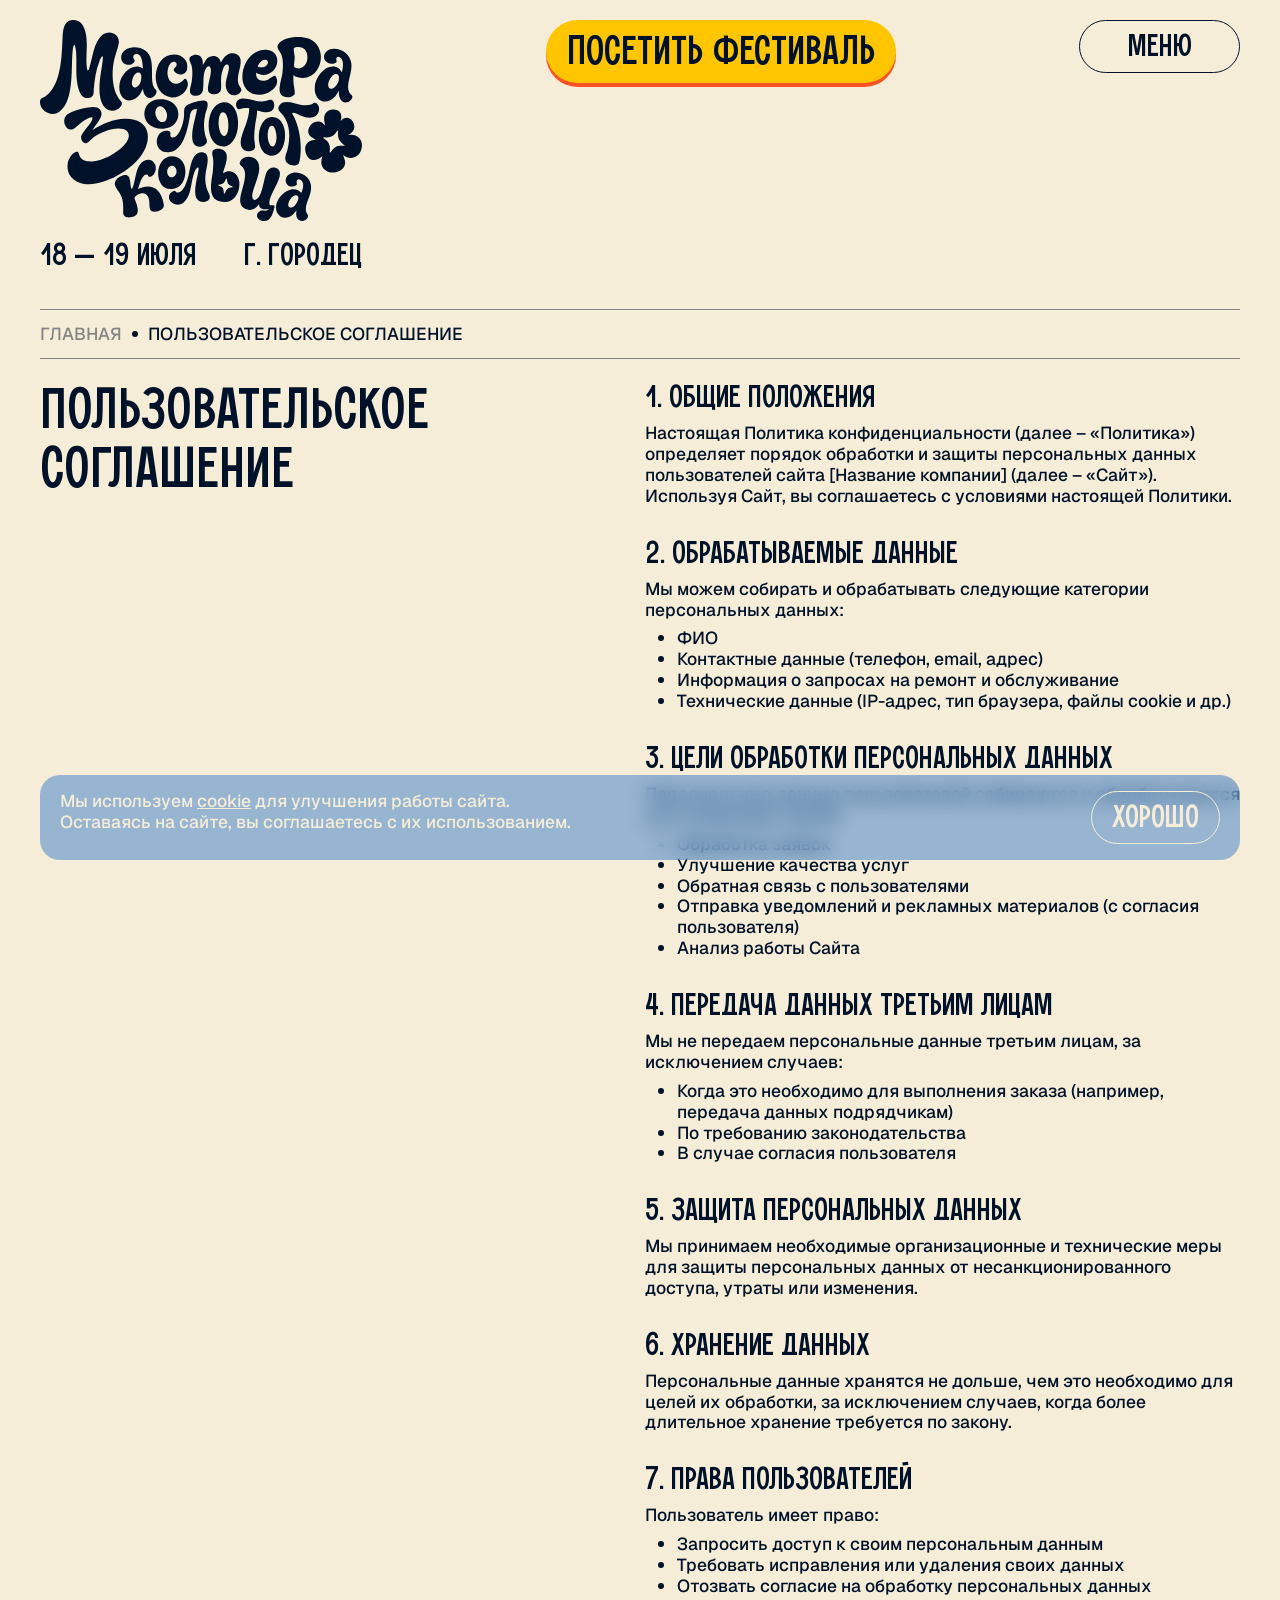
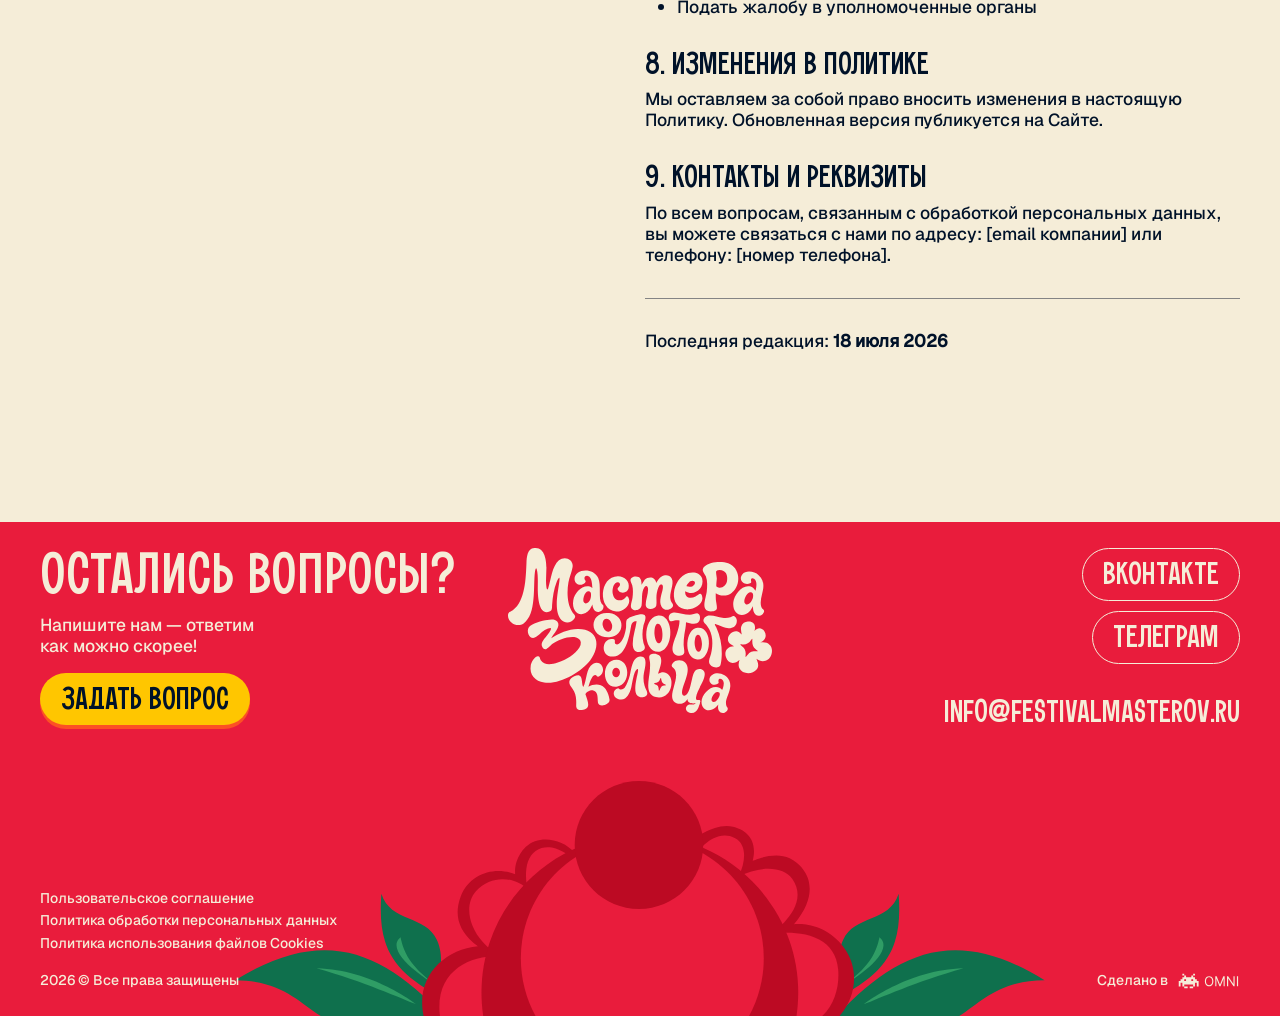
<file: festival/policy.html>
<!DOCTYPE html>
<html lang="ru">

    <head>
    <meta charset="UTF-8">
    <meta http-equiv="X-UA-Compatible" content="IE=edge">
    <meta name="format-detection" content="telephone=no">
    <meta name="viewport" content="width=device-width, initial-scale=1">
    <link type="image/x-icon" rel="shortcut icon" href="img/favicon/favicon.ico">
    <link type="image/png" sizes="32x32" rel="icon" href="img/favicon/favicon-32x32.png">
    <link type="image/png" sizes="192x192" rel="icon" href="img/favicon/android-icon-192x192.png">
    <link type="image/png" sizes="512x512" rel="icon" href="img/favicon/favicon-512x512.png">
    <link type="image/svg+xml" sizes="any" rel="icon" href="img/favicon/favicon.svg">
    <link sizes="120x120" rel="apple-touch-icon" href="img/favicon/apple-icon-120x120.png">
    <link sizes="180x180" rel="apple-touch-icon" href="img/favicon/apple-icon-180x180.png">
    <meta name="msapplication-TileImage" content="img/favicon/ms-icon-144x144.png">
    <meta name="theme-color" content="#f5edd8">
    <link rel="preload" href="fonts/Geist-Medium.woff2" as="font" type="font/woff2" crossorigin>
    <link rel="stylesheet" href="css/style.min.css" type="text/css">
    <title>Пользовательское соглашение</title>
</head>

    <body>
        <div class="wrap">
            <!--header-->
<header class="header ">
    <div class="header__top">
        <div class="container">
            <div class="header__row">
                <div class="header__logo">
                    <img src="img/svg/header-logo.svg" alt>
                    <div class="h3 header__info">
                        <span>18 – 19 июля</span>
                        <span>г. Городец</span>
                    </div>
                </div>
                <div class="header__access">
                    <span>0+</span>
                    <span>вход свободный</span>
                </div>
                <a href="#" class="btn main-btn"><span>Посетить фестиваль</span></a>
                <button class="btn stroke-btn menu-show-btn" aria-label="Открыть меню"><span>Меню</span></button>
            </div>
        </div>
    </div>
    <div class="header__menu fixed-block">
        <div class="custom-scroll">
            <div class="container">
                <div class="header__row">
                    <div class="header__logo">
                        <img src="img/svg/header-logo.svg" alt>
                        <div class="h3 header__info">
                            <span>18 – 19 июля</span>
                            <span>г. Городец</span>
                        </div>
                    </div>
                    <a href="#" class="btn main-btn"><span>Посетить фестиваль</span></a>
                    <button class="btn stroke-btn menu-close-btn" aria-label="Закрыть меню"><span>Закрыть</span></button>
                </div>
                <nav class="header__nav">
                    <ul>
                        <li><a href="#about" class="link js-anchor">информация</a></li>
                        <li><a href="#program" class="link js-anchor">Программа</a></li>
                        <li><a href="#how-to-get" class="link js-anchor">как добраться</a></li>
                        <li><a href="#gallery" class="link js-anchor">как это было</a></li>
                        <li><a href="#partners" class="link js-anchor">Партнёры</a></li>
                        <li><a href="#contacts" class="link js-anchor">контакты</a></li>
                    </ul>
                </nav>
                <div class="header__social">
                    <a href="#" class="btn stroke-btn" target="_blank"><span>вконтакте</span></a>
                    <a href="#" class="btn stroke-btn" target="_blank"><span>телеграм</span></a>
                </div>
            </div>
        </div>
    </div>
</header>
            <!--main-->
            <main class="main">
                <!--breadcrumbs-->
<div class="breadcrumbs">
    <div class="container">
        <ul>
            <li><a href="#">Главная</a></li>
            
            <li>пользовательское соглашение</li>
        </ul>
    </div>
</div>
                <!--text-p-->
                <section class="section text-p">
                    <div class="container">
                        <div class="grid-2col">
                            <h1>Пользовательское соглашение</h1>
                            <div class="page-content">
                                <h3>1. Общие положения</h3>
                                <p>Настоящая Политика конфиденциальности (далее – «Политика») определяет порядок обработки и защиты персональных данных пользователей сайта
                                    [Название компании] (далее – «Сайт»). Используя Сайт, вы соглашаетесь с условиями настоящей Политики.</p>
                                <h3>2. Обрабатываемые данные</h3>
                                <p>Мы можем собирать и обрабатывать следующие категории персональных данных:</p>
                                <ul>
                                    <li>ФИО</li>
                                    <li>Контактные данные (телефон, email, адрес)</li>
                                    <li>Информация о запросах на ремонт и обслуживание</li>
                                    <li>Технические данные (IP-адрес, тип браузера, файлы cookie и др.)</li>
                                </ul>
                                <h3>3. Цели обработки персональных данных</h3>
                                <p>Персональные данные пользователей собираются и обрабатываются для следующих целей:</p>
                                <ul>
                                    <li>Обработка заявок</li>
                                    <li>Улучшение качества услуг</li>
                                    <li>Обратная связь с пользователями</li>
                                    <li>Отправка уведомлений и рекламных материалов (с согласия пользователя)</li>
                                    <li>Анализ работы Сайта</li>
                                </ul>
                                <h3>4. Передача данных третьим лицам</h3>
                                <p>Мы не передаем персональные данные третьим лицам, за исключением случаев:</p>
                                <ul>
                                    <li>Когда это необходимо для выполнения заказа (например, передача данных подрядчикам)</li>
                                    <li>По требованию законодательства</li>
                                    <li>В случае согласия пользователя</li>
                                </ul>
                                <h3>5. Защита персональных данных</h3>
                                <p>Мы принимаем необходимые организационные и технические меры для защиты персональных данных от несанкционированного доступа, утраты или
                                    изменения.</p>
                                <h3>6. Хранение данных</h3>
                                <p>Персональные данные хранятся не дольше, чем это необходимо для целей их обработки, за исключением случаев, когда более длительное хранение
                                    требуется по закону.</p>
                                <h3>7. Права пользователей</h3>
                                <p>Пользователь имеет право:</p>
                                <ul>
                                    <li>Запросить доступ к своим персональным данным</li>
                                    <li>Требовать исправления или удаления своих данных</li>
                                    <li>Отозвать согласие на обработку персональных данных</li>
                                    <li>Подать жалобу в уполномоченные органы</li>
                                </ul>
                                <h3>8. Изменения в Политике</h3>
                                <p>Мы оставляем за собой право вносить изменения в настоящую Политику. Обновленная версия публикуется на Сайте.</p>
                                <h3>9. Контакты и реквизиты</h3>
                                <p>По всем вопросам, связанным с обработкой персональных данных, вы можете связаться с нами по адресу: [email компании] или телефону: [номер
                                    телефона].</p>
                                <hr>
                                <p>Последняя редакция: <strong>18 июля 2026</strong></p>
                            </div>
                        </div>
                    </div>
                </section>
            </main>
            <!--footer-->
<footer class="footer   dark-sec">
    <div class="container">
        <div class="footer__top">
            <div class="footer__main">
                <h2>Остались вопросы?</h2>
                <p>Напишите нам&nbsp;— ответим<br>как можно скорее!</p>
                <button class="btn main-btn mod-open-btn" data-modal="feedback-modal"><span>задать вопрос</span></button>
            </div>
            <div class="footer__logo">
                <a href="#"><img src="img/svg/logo.svg" alt></a>
            </div>
            <div class="footer__contacts">
                <a href="#" class="btn stroke-btn stroke-btn--light" target="_blank"><span>вконтакте</span></a>
                <a href="#" class="btn stroke-btn stroke-btn--light" target="_blank"><span>телеграм</span></a>
                <a href="mailto:info@festivalmasterov.ru" class="btn link"><span>info@festivalmasterov.ru</span></a>
            </div>
        </div>
        <div class="mb-20 footer__text">
            <p><a href="#" target="_blank">Пользовательское соглашение</a></p>
            <p><a href="#" target="_blank">Политика обработки персональных данных</a></p>
            <p><a href="#" target="_blank">Политика использования файлов Cookies</a></p>
        </div>
        <div class="footer__bottom">
            <p class="footer__copy">2026 © Все права защищены</p>
            <div class="footer__dev">
                <span>Сделано в </span>
                <a href="https://omniagency.ru/" target="_blank" rel="nofollow">
                    <img src="img/svg/dev.svg" alt>
                </a>
            </div>
        </div>
    </div>
</footer>
            
<!--cookie-->
<div class="cookie fixed-block" id="cookie-popup">
    <div class="cookie__inner">
        <div class="cookie__content">
            <p>Мы используем <a href="#" target="_blank">cookie</a> для улучшения работы сайта.<br>Оставаясь на сайте, вы соглашаетесь с их использованием.</p>
        </div>
        <div class="cookie__btns">
            <button class="btn stroke-btn stroke-btn--light cookie__accept"><span>хорошо</span></button>
        </div>
    </div>
</div>
<!--feedback-modal-->
<modal class="custom-scroll dark-sec modal feedback-modal" id="feedback-modal">
    <div class="modal__content">
        <button type="button" class="btn-cross modal__close"></button>
        <div class="modal__top">
            <p>Уточните детали участия, программы или&nbsp;посещения фестиваля&nbsp;— мы&nbsp;обязательно поможем!</p>
        </div>
        <form class="form feedback-form" novalidate onsubmit="event.preventDefault();Utils.FormUtils.formReset(this);Utils.ModalUtils.openSuccessMod()">
            <div class="form__grid">
                <div class="ui-control ui-input">
                    <input type="text" placeholder="E-mail">
                    <span data-error>Заполните поле</span>
                </div>
                <div class="ui-control ui-input">
                    <input type="text" placeholder="ФИО">
                    <span data-error>Заполните поле</span>
                </div>
                <div class="ui-control ui-input">
                    <input type="tel" placeholder="Номер телефона">
                    <span data-error>Заполните поле</span>
                </div>
                <div class="ui-input ui-input--textarea">
                    <textarea placeholder="Ваш вопрос"></textarea>
                </div>
            </div>
            <div class="form__footer">
                <div class="ui-control">
                    <label class="ui-checkbox">
                        <input type="checkbox" required>
                        <span>Я согласен с <a href="#" target="_blank">политикой конфиденциальности</a> и <a href="#" target="_blank">обработки персональных
                                данных</a></span>
                    </label>
                    <span data-error>Требуется согласие</span>
                </div>
                <button type="submit" class="btn main-btn" onclick="Utils.FormUtils.formValidate(event, this.closest('form'))">
                    <span>Отправить</span>
                </button>
            </div>
        </form>
    </div>
</modal>
<!--success-modal-->
<modal class="custom-scroll dark-sec modal success-modal" id="success-modal">
    <div class="modal__content">
        <button type="button" class="btn-cross modal__close"></button>
        <div class="modal__top">
            <h2 class="h3">Отправлено</h2>
            <p>Спасибо! Мы получили ваше сообщение и свяжемся с вами в ближайшее время.</p>
        </div>
    </div>
</modal>
<!--error-modal-->
<modal class="custom-scroll dark-sec modal error-modal" id="error-modal">
    <div class="modal__content">
        <button type="button" class="btn-cross modal__close"></button>
        <div class="modal__top">
            <h2 class="h3">Не удалось отправить</h2>
            <p>Что-то пошло не так...<br>Попробуйте заполнить форму еще раз или свяжитесь с нами другим удобным способом.</p>
        </div>
        <button type="submit" class="btn main-btn modal__close">
            <span>Попробовать снова</span>
        </button>
    </div>
</modal>

        </div>
        <!--scripts-->
<script src="js/libs/inputmask.min.js"></script>
<script src="js/libs/swiper.min.js"></script>
<script src="js/main.min.js"></script>
    </body>

</html>
</file>
<file: festival/css/style.css>
@font-face {
  font-family: "Geist";
  font-weight: 400;
  font-style: normal;
  src: local("Geist Regular"), local("Geist-Regular"), url("../fonts/Geist-Regular.woff2") format("woff2"), url("../fonts/Geist-Regular.woff") format("woff"), url("../fonts/Geist-Regular.ttf") format("truetype");
  font-display: swap;
}

@font-face {
  font-family: "Geist";
  font-weight: 500;
  font-style: normal;
  src: local("Geist Medium"), local("Geist-Medium"), url("../fonts/Geist-Medium.woff2") format("woff2"), url("../fonts/Geist-Medium.woff") format("woff"), url("../fonts/Geist-Medium.ttf") format("truetype");
  font-display: swap;
}

@font-face {
  font-family: "MV-WEEKEND";
  font-weight: 400;
  font-style: normal;
  src: local("MV-WEEKEND"), local("MV-WEEKEND"), url("../fonts/MV-WEEKEND.woff2") format("woff2"), url("../fonts/MV-WEEKEND.woff") format("woff"), url("../fonts/MV-WEEKEND.ttf") format("truetype");
  font-display: swap;
}

html,
body,
div,
span,
applet,
object,
iframe,
h1,
h2,
h3,
h4,
h5,
h6,
p,
blockquote,
pre,
a,
abbr,
acronym,
address,
big,
cite,
code,
del,
dfn,
em,
img,
ins,
kbd,
q,
s,
samp,
small,
strike,
strong,
sub,
sup,
tt,
var,
b,
u,
i,
center,
button,
input,
dl,
dt,
dd,
ol,
ul,
li,
fieldset,
form,
label,
legend,
table,
caption,
tbody,
tfoot,
thead,
tr,
th,
td,
article,
aside,
canvas,
details,
embed,
figure,
figcaption,
footer,
header,
hgroup,
menu,
nav,
output,
ruby,
section,
summary,
time,
mark,
audio,
video {
  margin: 0;
  padding: 0;
  border: 0;
  font-size: 100%;
  font: inherit;
  vertical-align: baseline;
}

table {
  border-collapse: collapse;
}

ol,
ul,
li {
  list-style: none;
}

a,
a:visited {
  text-decoration: none;
  -webkit-text-decoration-skip-ink: none;
  text-decoration-skip-ink: none;
  -webkit-transition: all 0.3s linear;
  transition: all 0.3s linear;
}

button,
label {
  cursor: pointer;
  -webkit-transition: all 0.3s linear;
  transition: all 0.3s linear;
}

sup {
  top: -0.5em;
}

sub {
  bottom: -0.25em;
}

sub,
sup {
  font-size: 75%;
  line-height: 0;
  position: relative;
  vertical-align: baseline;
}

hr {
  width: 100%;
  height: 1px;
  background-color: #BEBEBE;
}

blockquote {
  margin-bottom: 8px;
}

b,
strong {
  font-weight: 600;
}

em {
  font-style: italic;
}

figure figcaption {
  margin-top: 8px;
}

figure img {
  margin: 0;
}

img,
figure,
svg,
video,
iframe {
  display: block;
  max-width: 100%;
}

svg {
  max-height: 100%;
}

*,
*:before,
*:after {
  -webkit-box-sizing: border-box;
  box-sizing: border-box;
}

* {
  padding: 0;
  border: 0;
  margin: 0;
}

a,
button,
input,
textarea {
  background-color: transparent;
  -webkit-tap-highlight-color: transparent;
}

label {
  display: block;
}

input,
textarea {
  font-family: inherit;
  width: 100%;
}

textarea {
  resize: none;
  overflow: hidden;
}

textarea::-webkit-resizer {
  display: none;
}

button:focus,
input:focus,
textarea:focus {
  outline: none;
}

input[type=number]::-webkit-inner-spin-button,
input[type=number]::-webkit-outer-spin-button {
  -webkit-appearance: none;
}

input[type=number] {
  -moz-appearance: textfield;
}

*::-webkit-input-placeholder {
  font: inherit;
  opacity: 1;
}

*::-moz-placeholder {
  font: inherit;
  opacity: 1;
}

*:-ms-input-placeholder {
  font: inherit;
  opacity: 1;
}

*::-ms-input-placeholder {
  font: inherit;
  opacity: 1;
}

*::placeholder {
  font: inherit;
  opacity: 1;
}

:root {
  --content-width: 136rem;
  --container-offset: 4rem;
  --container-width: calc(var(--content-width) + (var(--container-offset) * 2));
  --font-family: "Geist", sans-serif;
  --font-family-heading: "MV-WEEKEND", sans-serif;
  --black: #001229;
  --black-rgb: 0, 18, 41;
  --white: #ffffff;
  --white-rgb: 255, 255, 255;
  --primary: #e91c3c;
  --primary-rgb: 233, 28, 60;
  --secondary: #fc5124;
  --dark-red: #BC0A23;
  --accent: #ffc600;
  --blue: #1766c7;
  --blue-rgb: 23, 102, 199;
  --beige: #f5edd8;
  --gray: rgba(17, 17, 17, 0.4);
  --gray-dark: #848484;
  --error-color: #fc5124;
  --scrollbar-color: transparent;
  --scrollbar-thumb-color: #e91c3c;
  --main-offset: 1.6rem;
}

/*=== Swiper ===*/

.swiper {
  min-width: 0;
  overflow: hidden;
  position: relative;
}

.swiper-fade,
.swiper-wrapper {
  -webkit-transform: translate3d(0, 0, 0);
  transform: translate3d(0, 0, 0);
}

.swiper-3d {
  -webkit-perspective: 120rem;
  perspective: 120rem;
}

.swiper-3d .swiper-wrapper {
  -webkit-transform-style: preserve-3d;
  transform-style: preserve-3d;
}

.swiper-3d .swiper-cube-shadow,
.swiper-3d .swiper-slide {
  -webkit-transform-style: preserve-3d;
  transform-style: preserve-3d;
}

.swiper-horizontal {
  -ms-touch-action: pan-y;
  touch-action: pan-y;
}

.swiper-wrapper {
  height: 100%;
  display: -webkit-box;
  display: -ms-flexbox;
  display: flex;
}

.swiper-slide {
  display: block;
  -ms-flex-negative: 0;
  flex-shrink: 0;
  -webkit-box-flex: 0;
  -ms-flex-positive: 0;
  flex-grow: 0;
}

.swiper-slide-active {
  z-index: 2;
}

.swiper-scrollbar {
  height: 0.5rem;
  padding: 0.1rem;
  border-radius: 1.6rem;
  background: rgba(183, 183, 183, 0.58);
  -webkit-box-shadow: 0 0.57px 2.27px 0 rgba(0, 0, 0, 0.07) inset;
  box-shadow: 0 0.57px 2.27px 0 rgba(0, 0, 0, 0.07) inset;
  margin-top: 2.4rem;
}

.swiper-scrollbar:first-child {
  margin-top: 0;
}

.swiper-scrollbar-lock {
  display: none;
}

.swiper-scrollbar-drag {
  height: 100%;
  border-radius: 1.6rem;
  background: #d1cec5;
  -webkit-box-shadow: 0 4px 2.27px 0 rgba(0, 0, 0, 0.18) inset;
  box-shadow: 0 4px 2.27px 0 rgba(0, 0, 0, 0.18) inset;
}

.swiper-pagination-bullet-active {
  background: var(--black);
  pointer-events: none;
}

.swiper-4 {
  overflow: hidden;
}

.swiper-4 .swiper {
  overflow: visible;
}

html,
body {
  height: 100%;
  scroll-behavior: smooth;
}

html::-webkit-scrollbar-thumb,
body::-webkit-scrollbar-thumb,
.custom-scroll::-webkit-scrollbar-thumb {
  background-color: var(--scrollbar-thumb-color);
  background-clip: padding-box;
}

html::-webkit-scrollbar,
body::-webkit-scrollbar {
  width: 8px;
  background-color: var(--scrollbar-color);
}

.custom-scroll::-webkit-scrollbar {
  width: 4px;
  height: 4px;
  background-color: transparent;
}

html {
  font-size: 0.625rem;
}

body {
  font-family: var(--font-family);
  font-size: clamp(1.6rem, 1.55rem + 0.15vw, 1.8rem);
  font-weight: 500;
  line-height: 1.2;
  color: var(--black);
  font-variant-numeric: lining-nums;
  min-width: 320px;
  background: var(--beige);
  -webkit-font-smoothing: antialiased;
  -moz-osx-font-smoothing: grayscale;
  -webkit-text-size-adjust: 100%;
  -webkit-tap-highlight-color: transparent;
  word-break: break-word;
  overflow-x: hidden;
}

.wrap {
  min-height: 100%;
  display: -webkit-box;
  display: -ms-flexbox;
  display: flex;
  -webkit-box-orient: vertical;
  -webkit-box-direction: normal;
  -ms-flex-direction: column;
  flex-direction: column;
  overflow: hidden;
}

.wrap::before {
  content: "";
  position: fixed;
  top: 0;
  left: 0;
  width: 100%;
  height: 100%;
  background: beige;
  -webkit-transition: all 1s ease-out;
  transition: all 1s ease-out;
  z-index: 1000;
}

.wrap.loaded::before {
  visibility: hidden;
  opacity: 0;
  pointer-events: none;
}

.no-scroll {
  overflow: hidden;
}

.main {
  -webkit-box-flex: 1;
  -ms-flex: 1 1 auto;
  flex: 1 1 auto;
  padding-top: var(--main-offset);
}

button,
a {
  color: var(--black);
}

h1,
.h1,
h2,
.h2,
h3,
.h3,
h4,
.h4,
h5,
.h5,
.text-l,
.main-btn,
.stroke-btn,
.link {
  font-family: var(--font-family-heading);
  font-weight: 400;
  line-height: 1;
  text-transform: uppercase;
}

.text-l {
  font-size: 3.2rem;
}

h1,
.h1,
h2,
.h2 {
  font-size: 3.2rem;
}

h3,
.h3 {
  font-size: clamp(2.4rem, 1.22rem + 1.53vw, 3.4rem);
}

h4,
.h4 {
  font-size: clamp(2rem, 1.53rem + 0.61vw, 2.4rem);
}

h5,
.h5 {
  font-size: clamp(1.8rem, 1.75rem + 0.15vw, 2rem);
}

p a:hover {
  color: var(--accent);
}

.container {
  width: 100%;
  max-width: var(--container-width);
  padding: 0 var(--container-offset);
  margin: 0 auto;
}

.fixed-block {
  min-width: 320px;
}

.media-el img {
  width: 100%;
}

.media-cover,
.media-contain {
  display: block;
  position: relative;
  overflow: hidden;
}

.media-cover img,
.media-cover video,
.media-cover iframe,
.media-contain img,
.media-contain video,
.media-contain iframe {
  width: 100%;
  height: 100%;
  position: absolute;
  top: 0;
  left: 0;
}

.media-cover {
  background: url(../img/svg/skeleton.svg) center/cover, no-repeat;
}

.media-cover img,
.media-cover video,
.media-cover iframe {
  -o-object-fit: cover;
  object-fit: cover;
}

.media-contain img,
.media-contain video,
.media-contain iframe {
  max-height: 100%;
  -o-object-fit: contain;
  object-fit: contain;
  margin: auto;
}

.btn {
  line-height: 1;
  text-align: center;
  display: -webkit-inline-box;
  display: -ms-inline-flexbox;
  display: inline-flex;
  -webkit-box-align: center;
  -ms-flex-align: center;
  align-items: center;
  -webkit-box-pack: center;
  -ms-flex-pack: center;
  justify-content: center;
  gap: 1rem;
  cursor: pointer;
  -webkit-transition: all 0.3s linear;
  transition: all 0.3s linear;
}

.btn svg {
  -ms-flex-negative: 0;
  flex-shrink: 0;
  width: 2.4rem;
  height: 2.4rem;
  pointer-events: none;
  -webkit-transition: all 0.3s linear;
  transition: all 0.3s linear;
}

.btn:disabled,
.btn .disabled {
  pointer-events: none;
}

.main-btn,
.stroke-btn {
  font-size: clamp(2.4rem, 1.22rem + 1.53vw, 3.4rem);
  color: var(--black);
}

.main-btn span,
.stroke-btn span {
  width: 100%;
  padding: 1rem 1.9rem 0.7rem;
  border-radius: 5rem;
  border: 1px solid transparent;
  display: -webkit-box;
  display: -ms-flexbox;
  display: flex;
  -webkit-box-align: center;
  -ms-flex-align: center;
  align-items: center;
  -webkit-box-pack: center;
  -ms-flex-pack: center;
  justify-content: center;
  -webkit-transition: all 0.3s linear;
  transition: all 0.3s linear;
}

.main-btn svg,
.stroke-btn svg {
  fill: var(--black);
}

.main-btn {
  position: relative;
  z-index: 1;
}

.main-btn span {
  background: var(--accent);
}

.main-btn:before {
  content: "";
  width: 100%;
  height: 100%;
  border-radius: 5rem;
  background: var(--secondary);
  position: absolute;
  top: 0.4rem;
  left: 0;
  z-index: -1;
  -webkit-transition: all 0.3s linear;
  transition: all 0.3s linear;
}

.main-btn:hover::before {
  top: 0;
}

.stroke-btn span {
  border-color: var(--black);
}

.stroke-btn--light {
  color: var(--beige);
}

.stroke-btn--light span {
  border-color: var(--beige);
}

.stroke-btn--light svg {
  fill: var(--beige);
}

.stroke-btn--light:hover {
  color: var(--black);
}

.stroke-btn:hover span {
  background: var(--accent);
  border-color: var(--accent);
}

.btn-cross {
  min-width: 2.4rem;
  position: relative;
  -webkit-transition: all 0.3s linear;
  transition: all 0.3s linear;
}

.btn-cross:before,
.btn-cross:after {
  content: "";
  width: 2.4rem;
  display: block;
  height: 0.2rem;
  background: var(--beige);
  position: absolute;
  top: 50%;
  left: 0;
  -webkit-transition: all 0.3s linear;
  transition: all 0.3s linear;
}

.btn-cross:before {
  -webkit-transform: translateY(-50%) rotate(45deg);
  transform: translateY(-50%) rotate(45deg);
}

.btn-cross:after {
  -webkit-transform: translateY(-50%) rotate(-45deg);
  transform: translateY(-50%) rotate(-45deg);
}

.link {
  font-size: clamp(2.4rem, 1.22rem + 1.53vw, 3.4rem);
  display: inline-block;
}

.link:hover {
  color: var(--accent) !important;
}

.section {
  margin-bottom: 8rem;
}

.section:not(section):last-child {
  margin-bottom: 0;
}

.dark-sec {
  color: var(--beige);
}

.dark-sec p a {
  color: var(--beige);
}

.dark-sec .link {
  color: var(--beige);
}

.sec-top {
  display: -webkit-box;
  display: -ms-flexbox;
  display: flex;
  -webkit-box-pack: justify;
  -ms-flex-pack: justify;
  justify-content: space-between;
  gap: 1rem;
  margin-bottom: 2rem;
}

.sec-top:not(section):last-child {
  margin-bottom: 0;
}

.sec-top h2,
.sec-top .h2 {
  -ms-flex-line-pack: center;
  align-content: center;
}

.page-content > *:first-child {
  margin-top: 0;
}

.page-content > *:last-child {
  margin-bottom: 0;
}

.page-content h1,
.page-content h2,
.page-content h3,
.page-content hr {
  margin-top: 2.4rem;
}

.page-content h1:first-child,
.page-content h2:first-child,
.page-content h3:first-child,
.page-content hr:first-child {
  margin-top: 0;
}

.page-content h1,
.page-content h2,
.page-content h3,
.page-content h4,
.page-content h5,
.page-content h6,
.page-content p {
  margin-bottom: 0.8rem;
}

.page-content h1:not(section):last-child,
.page-content h2:not(section):last-child,
.page-content h3:not(section):last-child,
.page-content h4:not(section):last-child,
.page-content h5:not(section):last-child,
.page-content h6:not(section):last-child,
.page-content p:not(section):last-child {
  margin-bottom: 0;
}

.page-content hr,
.page-content ol,
.page-content ul {
  margin-bottom: 2rem;
}

.page-content hr:not(section):last-child,
.page-content ol:not(section):last-child,
.page-content ul:not(section):last-child {
  margin-bottom: 0;
}

.page-content hr {
  background: var(--gray-dark);
}

.page-content ol,
.page-content ul {
  padding-left: 3.2rem;
}

.page-content li::marker {
  font: inherit;
}

.page-content ol li {
  list-style-type: decimal;
}

.page-content ul li {
  list-style-type: disc;
}

.page-content img,
.page-content figure,
.page-content iframe,
.page-content video {
  overflow: hidden;
  margin: 4rem 0;
}

.grid-2col {
  display: grid;
  -webkit-box-align: start;
  -ms-flex-align: start;
  align-items: start;
  gap: 2rem 1rem;
}

.mb-32 {
  margin-bottom: 2rem;
}

.mb-32:not(section):last-child {
  margin-bottom: 0;
}

.mb-24 {
  margin-bottom: 2rem;
}

.mb-24:not(section):last-child {
  margin-bottom: 0;
}

.mb-20 {
  margin-bottom: 2rem;
}

.mb-20:not(section):last-child {
  margin-bottom: 0;
}

.accordion.active .btn-cross {
  -webkit-transform: rotate(0);
  transform: rotate(0);
}

.accordion.active .accordion__icon {
  -webkit-transform: rotate(180deg);
  transform: rotate(180deg);
}

.accordion .btn-cross {
  -webkit-transform: rotate(45deg);
  transform: rotate(45deg);
}

.accordion__header {
  display: -webkit-box;
  display: -ms-flexbox;
  display: flex;
  -webkit-box-align: center;
  -ms-flex-align: center;
  align-items: center;
  -webkit-box-pack: justify;
  -ms-flex-pack: justify;
  justify-content: space-between;
  gap: 1rem;
  cursor: pointer;
}

.accordion__body {
  display: none;
}

.accordion__icon {
  -ms-flex-negative: 0;
  flex-shrink: 0;
  width: 2.4rem;
  height: 2.4rem;
  -webkit-transition: all 0.3s linear;
  transition: all 0.3s linear;
}

.accordion__icon svg {
  width: 100%;
  height: 100%;
  stroke: var(--beige);
}

[data-animation] {
  opacity: 0;
}

[data-animation=scaleUp] {
  -webkit-transform: scale(0);
  transform: scale(0);
}

.fadeIn {
  opacity: 0;
  -webkit-animation: fadeIn 0.8s calc(var(--item-i, 0) * 70ms) forwards;
  animation: fadeIn 0.8s calc(var(--item-i, 0) * 70ms) forwards;
}

.fadeUp {
  opacity: 0;
  -webkit-animation: fadeUp 0.8s calc(var(--item-i, 0) * 70ms) forwards;
  animation: fadeUp 0.8s calc(var(--item-i, 0) * 70ms) forwards;
}

.fadeRight {
  opacity: 0;
  -webkit-animation: fadeRight 0.8s calc(var(--item-i, 0) * 70ms) forwards;
  animation: fadeRight 0.8s calc(var(--item-i, 0) * 70ms) forwards;
}

.scaleUp {
  opacity: 0;
  -webkit-animation: scaleUp 0.8s calc(var(--item-i, 0) * 70ms) forwards ease-in-out;
  animation: scaleUp 0.8s calc(var(--item-i, 0) * 70ms) forwards ease-in-out;
}

@-webkit-keyframes fadeIn {
  0% {
    opacity: 0;
  }

  100% {
    opacity: 1;
  }
}

@keyframes fadeIn {
  0% {
    opacity: 0;
  }

  100% {
    opacity: 1;
  }
}

@-webkit-keyframes fadeUp {
  0% {
    opacity: 0;
    -webkit-transform: translateY(3rem);
    transform: translateY(3rem);
  }

  100% {
    opacity: 1;
    -webkit-transform: translateY(0);
    transform: translateY(0);
  }
}

@keyframes fadeUp {
  0% {
    opacity: 0;
    -webkit-transform: translateY(3rem);
    transform: translateY(3rem);
  }

  100% {
    opacity: 1;
    -webkit-transform: translateY(0);
    transform: translateY(0);
  }
}

@-webkit-keyframes fadeRight {
  0% {
    opacity: 0;
    -webkit-transform: translateX(3rem);
    transform: translateX(3rem);
  }

  100% {
    opacity: 1;
    -webkit-transform: translateX(0);
    transform: translateX(0);
  }
}

@keyframes fadeRight {
  0% {
    opacity: 0;
    -webkit-transform: translateX(3rem);
    transform: translateX(3rem);
  }

  100% {
    opacity: 1;
    -webkit-transform: translateX(0);
    transform: translateX(0);
  }
}

@-webkit-keyframes scaleUp {
  0% {
    -webkit-transform: scale(0);
    transform: scale(0);
    opacity: 0;
  }

  100% {
    -webkit-transform: scale(1);
    transform: scale(1);
    opacity: 1;
  }
}

@keyframes scaleUp {
  0% {
    -webkit-transform: scale(0);
    transform: scale(0);
    opacity: 0;
  }

  100% {
    -webkit-transform: scale(1);
    transform: scale(1);
    opacity: 1;
  }
}

.ui-control.error [data-error] {
  display: block;
}

.ui-input {
  margin-bottom: 1.2rem;
  position: relative;
}

.ui-input:not(section):last-child {
  margin-bottom: 0;
}

.ui-input input,
.ui-input textarea {
  font: inherit;
  line-height: 1;
  color: var(--beige);
  padding: 1rem 1.2rem;
  border: 1px solid var(--beige);
  border-radius: 1.6rem;
  -webkit-transition: all 0.3s linear;
  transition: all 0.3s linear;
}

.ui-input input::-webkit-input-placeholder,
.ui-input textarea::-webkit-input-placeholder {
  color: var(--beige);
}

.ui-input input::-moz-placeholder,
.ui-input textarea::-moz-placeholder {
  color: var(--beige);
}

.ui-input input:-ms-input-placeholder,
.ui-input textarea:-ms-input-placeholder {
  color: var(--beige);
}

.ui-input input::-ms-input-placeholder,
.ui-input textarea::-ms-input-placeholder {
  color: var(--beige);
}

.ui-input input::placeholder,
.ui-input textarea::placeholder {
  color: var(--beige);
}

.ui-input textarea {
  min-height: 15rem;
  resize: none;
}

.ui-checkbox {
  cursor: pointer;
}

.ui-checkbox input {
  display: none;
}

.ui-checkbox input:checked + span:after {
  opacity: 1;
}

.ui-checkbox span {
  min-height: 1.8rem;
  display: block;
  padding-left: 2.4rem;
  position: relative;
}

.ui-checkbox span:before,
.ui-checkbox span:after {
  content: "";
  display: block;
  position: absolute;
  -webkit-transition: all 0.3s linear;
  transition: all 0.3s linear;
}

.ui-checkbox span::before {
  width: 1.8rem;
  height: 1.8rem;
  border: 1px solid var(--beige);
  border-radius: 0.6rem;
  top: 0;
  left: 0;
}

.ui-checkbox span:after {
  width: 1rem;
  height: 1rem;
  border-radius: 50%;
  background: var(--beige);
  top: 0.4rem;
  left: 0.4rem;
  opacity: 0;
}

.ui-checkbox span a {
  text-decoration: underline;
}

[data-error] {
  font-size: clamp(1.2rem, 1.151rem + 0.13vw, 1.4rem);
  display: none;
  margin-top: 0.4rem;
  color: var(--error-color);
}

.form__grid {
  display: grid;
  -webkit-box-align: start;
  -ms-flex-align: start;
  align-items: start;
  gap: 0.6rem;
}

.form__grid .ui-input {
  margin: 0;
}

.form__footer {
  margin-top: 1.6rem;
}

.form__footer:first-child {
  margin-top: 0;
}

.form__footer .btn {
  width: 100%;
  margin-top: 1.6rem;
}

.form__footer .btn:first-child {
  margin-top: 0;
}

.map {
  height: 100%;
  border-radius: 1.6rem;
  overflow: hidden;
}

.map [class*=copyrights-pane] {
  display: none !important;
}

.map [class*=ground-pane] {
  -webkit-filter: grayscale(1);
  filter: grayscale(1);
}

.header {
  position: relative;
  z-index: 501;
  -webkit-transition: -webkit-transform 0.4s ease-out;
  transition: -webkit-transform 0.4s ease-out;
  transition: transform 0.4s ease-out;
  transition: transform 0.4s ease-out, -webkit-transform 0.4s ease-out;
}

.header .main-btn {
  font-size: 2.4rem;
}

.header.show-menu .header__menu {
  visibility: visible;
  opacity: 1;
  pointer-events: auto;
  -webkit-filter: blur(0px);
  filter: blur(0px);
}

.header--main {
  position: absolute;
  top: 0;
  left: 0;
  width: 100%;
  /*  &.scroll {
       &.unshow {
           transform: translateY(-100%);
       }
   } */
}

.header--main .header__top .header__row {
  -webkit-box-align: center;
  -ms-flex-align: center;
  align-items: center;
}

.header--main .header__top .header__logo,
.header--main .header__top .main-btn {
  display: none;
}

.header--main .header__top .header__access {
  display: -webkit-inline-box;
  display: -ms-inline-flexbox;
  display: inline-flex;
  -ms-flex-wrap: wrap;
  flex-wrap: wrap;
}

.header--main .menu-show-btn {
  color: var(--beige);
}

.header--main .menu-show-btn span {
  border-color: var(--beige);
}

.header--main .menu-show-btn svg {
  fill: var(--beige);
}

.header--main .menu-show-btn:hover {
  color: var(--black);
}

.header__row {
  padding: 2rem 0;
  display: -webkit-box;
  display: -ms-flexbox;
  display: flex;
  -webkit-box-align: start;
  -ms-flex-align: start;
  align-items: flex-start;
  -webkit-box-pack: justify;
  -ms-flex-pack: justify;
  justify-content: space-between;
  gap: 2rem 1rem;
}

.header__access {
  display: none;
  -webkit-box-align: center;
  -ms-flex-align: center;
  align-items: center;
  gap: 1rem;
}

.header__access span {
  font-family: var(--font-family-heading);
  font-weight: 400;
  color: var(--beige);
  line-height: 1;
  text-transform: uppercase;
}

.header__access span:first-child {
  font-size: 3.4rem;
}

.header__access span:last-child {
  font-size: clamp(2.4rem, 1.22rem + 1.53vw, 3.4rem);
}

.header__nav {
  margin: auto 0;
}

.header__nav ul li {
  margin-bottom: 2rem;
}

.header__nav ul li:not(section):last-child {
  margin-bottom: 0;
}

.header__nav ul li a {
  font-size: 2.4rem;
  font-family: var(--font-family-heading);
  font-weight: 400;
  line-height: 1;
  text-transform: uppercase;
}

.header__social {
  display: -webkit-box;
  display: -ms-flexbox;
  display: flex;
  -ms-flex-wrap: wrap;
  flex-wrap: wrap;
  gap: 0.6rem;
  margin-top: 2.4rem;
}

.header__social:first-child {
  margin-top: 0;
}

.header__menu {
  position: fixed;
  top: 0;
  left: 0;
  width: 100%;
  height: 100%;
  background: url(../img/svg/menu-bg.svg) bottom right/24.35% auto no-repeat, var(--beige);
  overflow: hidden;
  visibility: hidden;
  opacity: 0;
  pointer-events: none;
  -webkit-transition: visibility 0.3s linear, opacity 0.3s linear, -webkit-filter 0.3s linear;
  transition: visibility 0.3s linear, opacity 0.3s linear, -webkit-filter 0.3s linear;
  transition: visibility 0.3s linear, opacity 0.3s linear, filter 0.3s linear;
  transition: visibility 0.3s linear, opacity 0.3s linear, filter 0.3s linear, -webkit-filter 0.3s linear;
  -webkit-filter: blur(10px);
  filter: blur(10px);
  z-index: 1;
}

.header__menu .custom-scroll {
  height: 100%;
  padding-bottom: 3.2rem;
  display: -webkit-box;
  display: -ms-flexbox;
  display: flex;
  -webkit-box-orient: vertical;
  -webkit-box-direction: normal;
  -ms-flex-direction: column;
  flex-direction: column;
  overflow: auto;
}

.header__menu .container {
  -webkit-box-flex: 1;
  -ms-flex: 1 1 auto;
  flex: 1 1 auto;
  display: -webkit-box;
  display: -ms-flexbox;
  display: flex;
  -webkit-box-orient: vertical;
  -webkit-box-direction: normal;
  -ms-flex-direction: column;
  flex-direction: column;
}

.header__logo {
  width: 100%;
  max-width: 32.2rem;
}

.header__logo img {
  width: 100%;
  margin-bottom: 2rem;
}

.header__logo img:not(section):last-child {
  margin-bottom: 0;
}

.header__info {
  display: -webkit-box;
  display: -ms-flexbox;
  display: flex;
  -ms-flex-wrap: wrap;
  flex-wrap: wrap;
  gap: 1rem;
  -webkit-box-pack: justify;
  -ms-flex-pack: justify;
  justify-content: space-between;
}

.menu-show-btn span,
.menu-close-btn span {
  min-width: 11.1rem;
}

.breadcrumbs {
  margin-bottom: 2rem;
}

.breadcrumbs:not(section):last-child {
  margin-bottom: 0;
}

.breadcrumbs ul {
  padding: 1.4rem 0;
  display: -webkit-box;
  display: -ms-flexbox;
  display: flex;
  -ms-flex-wrap: wrap;
  flex-wrap: wrap;
  -webkit-box-align: center;
  -ms-flex-align: center;
  align-items: center;
  gap: 1rem;
  border-top: 1px solid var(--gray-dark);
  border-bottom: 1px solid var(--gray-dark);
}

.breadcrumbs ul li {
  font-weight: 500;
  text-transform: uppercase;
  display: -webkit-box;
  display: -ms-flexbox;
  display: flex;
  -webkit-box-align: center;
  -ms-flex-align: center;
  align-items: center;
  -webkit-transition: all 0.3s linear;
  transition: all 0.3s linear;
}

.breadcrumbs ul li:after {
  content: "";
  display: block;
  width: 0.6rem;
  height: 0.6rem;
  background: var(--black);
  border-radius: 50%;
  margin-left: 1rem;
}

.breadcrumbs ul li:last-child {
  color: var(--black);
}

.breadcrumbs ul li:last-child:after {
  display: none;
}

.breadcrumbs ul li a {
  color: var(--gray-dark);
}

.breadcrumbs ul li a:hover {
  color: var(--black);
}

.hero {
  position: relative;
  margin-top: calc(var(--main-offset) * -1);
}

.hero:not(:last-child) {
  margin-bottom: calc(10vw + 15rem);
}

.hero .container {
  min-height: max(210vw, 100vh - 5.5rem);
  padding-top: 16rem;
  padding-bottom: 16rem;
  display: -webkit-box;
  display: -ms-flexbox;
  display: flex;
  -webkit-box-orient: vertical;
  -webkit-box-direction: normal;
  -ms-flex-direction: column;
  flex-direction: column;
  -webkit-box-align: center;
  -ms-flex-align: center;
  align-items: center;
  position: relative;
  z-index: 1;
}

.hero .main-btn {
  font-size: 2.4rem;
  min-width: 24.6rem;
}

.hero::before {
  content: "";
  width: 100%;
  min-width: 37.5rem;
  height: 29vw;
  min-height: 15rem;
  position: absolute;
  top: 0;
  left: 0;
  background: url(../img/svg/hero-clouds-mob.svg) center top/100% auto no-repeat;
  pointer-events: none;
}

.hero-main .hero__logo {
  width: 100%;
  max-width: 34.3rem;
}

.hero-404.hero__logo,
.hero .hero__content {
  width: 24.6rem;
}

.hero__logo img {
  width: 100%;
}

.hero__anim {
  position: absolute;
  bottom: -15%;
  left: 0;
  width: 100%;
  height: auto;
  pointer-events: none;
}

.hero__anim svg,
.hero__anim img {
  width: 100%;
  height: 100%;
}

.hero__anim img {
  -o-object-fit: cover;
  object-fit: cover;
}

.hero__anim--desktop,
.hero__anim--tablet {
  display: none;
}

.hero__content {
  text-align: center;
  margin-top: 1.6rem;
  margin-bottom: 2rem;
}

.hero__content:first-child {
  margin-top: 0;
}

.hero__content:not(section):last-child {
  margin-bottom: 0;
}

.about {
  position: relative;
  z-index: 1;
  margin-bottom: 11rem;
}

.about__inner {
  display: grid;
  -webkit-box-align: start;
  -ms-flex-align: start;
  align-items: start;
  padding: 1.6rem;
  background: var(--primary);
  position: relative;
}

.about__bg {
  aspect-ratio: 1;
  position: absolute;
  top: 0;
  z-index: -1;
}

.about__bg--1 {
  background: url(../img/svg/about-bg-l.svg) center/contain no-repeat;
  left: 50%;
  -webkit-transform: translate(-50%, -16.5%);
  transform: translate(-50%, -16.5%);
}

.about__bg--2 {
  background: url(../img/svg/about-bg-r.svg) center/contain no-repeat;
  right: 50%;
  -webkit-transform: translate(50%, -83.5%);
  transform: translate(50%, -83.5%);
}

.about .page-content h1,
.about .page-content h2,
.about .page-content h3 {
  margin-top: 1.2rem;
}

.about + .section {
  position: relative;
  z-index: 1;
}

.partners .media-contain {
  padding-top: 60%;
}

.headliner {
  background: var(--blue);
}

.headliner__inner {
  min-height: 15rem;
  display: -webkit-box;
  display: -ms-flexbox;
  display: flex;
  -webkit-box-orient: vertical;
  -webkit-box-direction: normal;
  -ms-flex-direction: column;
  flex-direction: column;
  position: relative;
  z-index: 1;
}

.headliner__name,
.headliner__date {
  font-size: clamp(5rem, 15.972vw, 23rem) !important;
  line-height: 0.7;
  display: -webkit-box;
  display: -ms-flexbox;
  display: flex;
  -webkit-box-pack: justify;
  -ms-flex-pack: justify;
  justify-content: space-between;
}

.headliner__artist {
  width: clamp(41rem, 62%, 77rem);
  position: absolute;
  bottom: 0;
  left: 44%;
  -webkit-transform: translateX(-50%);
  transform: translateX(-50%);
  z-index: -1;
}

.headliner__place {
  margin-top: auto;
}

.headliner__date {
  -webkit-transform: translateY(0.1em);
  transform: translateY(0.1em);
}

.program .sec-top {
  padding: clamp(1rem, 1.111vw, 1.6rem);
  display: block;
  text-align: center;
  background: var(--beige);
  margin-bottom: 0;
}

.program .sec-top h2,
.program .sec-top .h2 {
  color: var(--secondary);
}

.program .grid-2col {
  gap: 0 !important;
}

.program .program__list:not(.active) .accordion__icon {
  -webkit-transform: none;
  transform: none;
}

.program__inner {
  padding-top: clamp(2rem, 2.777vw, 4rem);
  background: var(--secondary);
  border-radius: 1.6rem;
}

.program__col {
  height: 100%;
  padding: clamp(2rem, 2.777vw, 4rem) clamp(2rem, 1.805vw, 2.6rem);
  border-radius: 1.6rem;
  background: url(../img/svg/program-col-bg-1.svg) top 3rem center no-repeat, var(--secondary);
}

.program__col:nth-child(2n) {
  background: url(../img/svg/program-col-bg-2.svg) top 3rem center no-repeat, var(--primary);
}

.program__col-title {
  -webkit-box-flex: 1;
  -ms-flex: 1 1 auto;
  flex: 1 1 auto;
  line-height: 0.9;
  display: -webkit-box;
  display: -ms-flexbox;
  display: flex;
  -ms-flex-wrap: wrap;
  flex-wrap: wrap;
}

.program__col-title span {
  font-size: clamp(2.4rem, 1.22rem + 1.53vw, 3.4rem);
}

.program__list-wrapper {
  padding-top: clamp(1.6rem, 2.604vw, 2rem);
}

.program__list {
  padding: clamp(1.6rem, 2.604vw, 2rem) 0;
  border-bottom: 1px solid var(--beige);
}

.program__list:first-child {
  border-top: 1px solid var(--beige);
}

.program__items {
  padding-top: clamp(1.6rem, 2.604vw, 2rem);
}

.item-program {
  display: grid;
  -webkit-box-align: start;
  -ms-flex-align: start;
  align-items: start;
  grid-template-columns: auto 1fr;
  gap: 1rem;
  margin-bottom: 1.6rem;
}

.item-program:not(section):last-child {
  margin-bottom: 0;
}

.item-program__date {
  min-width: clamp(4rem, 3.541vw, 5.1rem);
}

.item-program__content .page-content {
  margin-top: 0.8rem;
}

.item-program__content .page-content:first-child {
  margin-top: 0;
}

.item-program__content .page-content p,
.item-program__content .page-content li {
  font-size: clamp(1.2rem, 1.151rem + 0.13vw, 1.4rem);
}

.how-to-get__items {
  display: -webkit-box;
  display: -ms-flexbox;
  display: flex;
  -ms-flex-wrap: wrap;
  flex-wrap: wrap;
  gap: clamp(0.4rem, 1.302vw, 1rem);
  row-gap: 1rem;
}

.how-to-get__map {
  min-height: 100%;
  height: 36.6rem;
  overflow: hidden;
}

.gallery {
  overflow: hidden;
}

.gallery .swiper {
  overflow: visible;
}

.gallery .swiper:before,
.gallery .swiper:after {
  content: "";
  width: 100vw;
  min-width: 320px;
  height: 1.5rem;
  position: absolute;
  left: 50%;
  -webkit-transform: translateX(-50%);
  transform: translateX(-50%);
  background: url(../img/svg/rect-bg.svg) left top/1.7rem 1.5rem repeat-x;
  pointer-events: none;
  z-index: 1;
}

.gallery .swiper:before {
  top: 0.5rem;
}

.gallery .swiper:after {
  bottom: 0;
}

.gallery .swiper-wrapper {
  -webkit-box-align: center;
  -ms-flex-align: center;
  align-items: center;
}

.gallery .swiper-slide {
  width: 91.83%;
}

.gallery .swiper-slide:nth-child(2n) {
  width: 66.76%;
}

.gallery .swiper-slide img {
  width: 100%;
}

.cookie {
  width: calc(100% - var(--container-offset) * 2);
  max-width: var(--content-width);
  position: fixed;
  bottom: var(--container-offset);
  left: 50%;
  -webkit-transform: translateX(-50%);
  transform: translateX(-50%);
  -webkit-transition: visibility 0.3s linear, opacity 0.3s linear, bottom 0.3s linear;
  transition: visibility 0.3s linear, opacity 0.3s linear, bottom 0.3s linear;
  z-index: 400;
  visibility: hidden;
  opacity: 0;
  pointer-events: none;
  z-index: 501;
}

.cookie.show {
  visibility: visible;
  opacity: 1;
  pointer-events: auto;
}

.cookie p {
  color: var(--beige);
}

.cookie p a {
  font-weight: 500;
  color: var(--beige);
  text-decoration: underline;
}

.cookie__inner {
  padding: 1rem 1.2rem;
  border-radius: 1.6rem;
  display: grid;
  -webkit-box-align: start;
  -ms-flex-align: start;
  align-items: start;
  gap: 1rem;
  background: rgba(var(--blue-rgb), 0.42);
  -webkit-backdrop-filter: blur(1rem);
  backdrop-filter: blur(1rem);
  margin-left: auto;
}

.modal {
  visibility: hidden;
  opacity: 0;
  display: -webkit-box;
  display: -ms-flexbox;
  display: flex;
  -webkit-box-align: center;
  -ms-flex-align: center;
  align-items: center;
  -webkit-box-pack: center;
  -ms-flex-pack: center;
  justify-content: center;
  background: rgba(23, 102, 199, 0.09);
  -webkit-backdrop-filter: blur(1rem);
  backdrop-filter: blur(1rem);
  position: fixed;
  top: 0;
  left: 0;
  width: 100%;
  height: 100%;
  z-index: 1000;
  overflow: auto;
  -webkit-transition: all 0.3s 0.1s ease-out;
  transition: all 0.3s 0.1s ease-out;
}

.modal.open {
  visibility: visible;
  opacity: 1;
  -webkit-transition: all 0.3s ease-out;
  transition: all 0.3s ease-out;
}

.modal.open .modal__content {
  opacity: 1;
  -webkit-transform: translateY(0);
  transform: translateY(0);
  -webkit-transition: all 0.3s 0.1s ease-out;
  transition: all 0.3s 0.1s ease-out;
}

.modal .btn-cross.modal__close {
  width: 5rem;
  height: 5rem;
  border: 1px solid var(--beige);
  border-radius: 50%;
  position: absolute;
  right: 2rem;
  top: 2rem;
}

.modal .btn-cross.modal__close::before,
.modal .btn-cross.modal__close::after {
  left: calc(50% - 1.2rem);
  background: var(--beige);
}

.modal .btn-cross.modal__close:hover {
  -webkit-transform: rotate(90deg);
  transform: rotate(90deg);
}

.modal .ui-checkbox a {
  color: var(--beige);
}

.modal__top {
  margin-bottom: 1.6rem;
  padding-right: 7rem;
}

.modal__top:not(section):last-child {
  margin-bottom: 0;
}

.modal__top .h3 {
  margin-bottom: 1.2rem;
}

.modal__top .h3:not(section):last-child {
  margin-bottom: 0;
}

.modal__content {
  width: 100%;
  max-width: 60.2rem;
  padding: 2rem;
  margin: auto;
  background: var(--blue);
  -webkit-box-shadow: 0 0.4rem 0.4rem 0 #005ac8;
  box-shadow: 0 0.4rem 0.4rem 0 #005ac8;
  border-radius: 1.6rem;
  position: relative;
  opacity: 0;
  -webkit-transform: translateY(3rem);
  transform: translateY(3rem);
  -webkit-transition: all 0.3s ease-out;
  transition: all 0.3s ease-out;
}

.success-modal .modal__content,
.error-modal .modal__content {
  min-height: 41.3rem;
  display: -webkit-box;
  display: -ms-flexbox;
  display: flex;
  -webkit-box-orient: vertical;
  -webkit-box-direction: normal;
  -ms-flex-direction: column;
  flex-direction: column;
}

.success-modal .modal__top,
.error-modal .modal__top {
  -webkit-box-flex: 1;
  -ms-flex: 1 1 auto;
  flex: 1 1 auto;
  display: -webkit-box;
  display: -ms-flexbox;
  display: flex;
  -webkit-box-orient: vertical;
  -webkit-box-direction: normal;
  -ms-flex-direction: column;
  flex-direction: column;
  -webkit-box-pack: center;
  -ms-flex-pack: center;
  justify-content: center;
}

.error-modal .modal__content {
  background: var(--dark-red);
  -webkit-box-shadow: 0 0.4rem 0.4rem 0 #ce0723;
  box-shadow: 0 0.4rem 0.4rem 0 #ce0723;
}

.footer {
  padding: clamp(2rem, 2.083vw, 3rem) 0;
  background: var(--primary);
}

.footer--main .footer__logo {
  pointer-events: none;
}

.footer__top {
  display: grid;
  -webkit-box-align: start;
  -ms-flex-align: start;
  align-items: start;
  gap: 1rem;
  margin-bottom: 2.4rem;
}

.footer__top:not(section):last-child {
  margin-bottom: 0;
}

.footer__main .btn {
  margin-top: 1.6rem;
}

.footer__main .btn:first-child {
  margin-top: 0;
}

.footer__main p {
  margin-top: 0.8rem;
}

.footer__main p:first-child {
  margin-top: 0;
}

.footer__logo {
  width: 26.4rem;
  justify-self: center;
}

.footer__logo img,
.footer__logo svg {
  width: 100%;
}

.footer__contacts {
  display: -webkit-box;
  display: -ms-flexbox;
  display: flex;
  -ms-flex-wrap: wrap;
  flex-wrap: wrap;
  -webkit-box-align: center;
  -ms-flex-align: center;
  align-items: center;
  gap: 1rem;
}

.footer__text,
.footer__bottom {
  font-size: clamp(1.2rem, 1.151rem + 0.13vw, 1.4rem);
}

.footer__text p a:hover,
.footer__bottom p a:hover {
  color: var(--accent);
}

.footer__text p {
  margin-bottom: 0.6rem;
}

.footer__text p:not(section):last-child {
  margin-bottom: 0;
}

.footer__bottom {
  display: grid;
  grid-template-columns: 1fr auto;
  -webkit-box-align: center;
  -ms-flex-align: center;
  align-items: center;
  gap: 1rem;
}

.footer__dev {
  display: -webkit-box;
  display: -ms-flexbox;
  display: flex;
  gap: 1rem;
  -webkit-box-align: center;
  -ms-flex-align: center;
  align-items: center;
}

.footer__dev img {
  width: clamp(5.5rem, 4.86vw, 7rem);
  -webkit-filter: invert(96%) sepia(8%) saturate(803%) hue-rotate(325deg) brightness(103%) contrast(92%);
  filter: invert(96%) sepia(8%) saturate(803%) hue-rotate(325deg) brightness(103%) contrast(92%);
  -webkit-transition: all 0.3s linear;
  transition: all 0.3s linear;
}

.footer__dev:hover img {
  -webkit-filter: invert(71%) sepia(91%) saturate(744%) hue-rotate(356deg) brightness(98%) contrast(107%);
  filter: invert(71%) sepia(91%) saturate(744%) hue-rotate(356deg) brightness(98%) contrast(107%);
}

@media (min-width: 120.6875rem) {
  html {
    font-size: clamp(0.625rem, 0.625rem + 0.375 * (100vw - 120.625rem) / 35.625, 1rem);
  }
}

@media (min-width: 479.98px) {
  .hero__anim--mob {
    display: none;
  }

  .hero:not(:last-child) {
    margin-bottom: calc(3vw + 13rem);
  }

  .hero .container {
    min-height: 100vh;
    -webkit-box-pack: center;
    -ms-flex-pack: center;
    justify-content: center;
  }

  .hero .h3 {
    font-size: 3.4rem;
  }

  .hero::before {
    background-image: url(../img/svg/hero-clouds-tablet.svg);
  }

  .hero-main .hero__logo {
    max-width: clamp(34.3rem, 65.104vw, 50rem);
  }

  .hero__anim {
    bottom: -10%;
  }

  .gallery .swiper-slide {
    width: 56%;
  }

  .gallery .swiper-slide:nth-child(2n) {
    width: 41%;
  }
}

@media (min-width: 767.98px) {
  .text-l {
    font-size: clamp(3.8rem, 0.71rem + 4.02vw, 6.4rem);
  }

  h1,
  .h1,
  h2,
  .h2 {
    font-size: clamp(3.8rem, 0.71rem + 4.02vw, 6.4rem);
  }

  .mob-only {
    display: none;
  }

  .sec-top {
    gap: 1.2rem;
  }

  .accordion__header {
    gap: 1.2rem;
  }

  .ui-input input,
  .ui-input textarea {
    padding: 1.2rem 1.6rem;
  }

  .form__grid {
    grid-template-columns: 1fr 1fr;
  }

  .feedback-form .form__grid .ui-input--textarea {
    grid-area: 1/2/4/3;
    height: 100%;
  }

  .feedback-form .form__grid .ui-input--textarea textarea {
    height: 100%;
    min-height: 100%;
  }

  .header .main-btn {
    font-size: clamp(3.4rem, 2.22rem + 1.53vw, 4.4rem);
  }

  .header__access span:first-child {
    font-size: clamp(4.4rem, 2.27rem + 2.77vw, 6.2rem);
  }

  .header__nav ul li a {
    font-size: clamp(3.4rem, 2.22rem + 1.53vw, 4.4rem);
  }

  .hero .main-btn {
    font-size: clamp(3.4rem, 2.22rem + 1.53vw, 4.4rem);
  }

  .hero .main-btn {
    min-width: 35.7rem;
  }

  .hero-404 .hero__logo,
  .hero .hero__content {
    width: 35.7rem;
  }

  .about__inner {
    padding: clamp(2rem, 2.777vw, 4rem);
  }

  .about__bg {
    max-width: none;
  }

  .about__bg--1 {
    width: 55.8rem;
    left: 0;
    -webkit-transform: translate(-55%, -12%);
    transform: translate(-55%, -12%);
  }

  .about__bg--2 {
    width: 45rem;
    right: 0;
    -webkit-transform: translate(60%, -31%);
    transform: translate(60%, -31%);
  }

  .about__inner {
    border-radius: 1.6rem;
  }

  .program__col-title {
    -webkit-box-orient: vertical;
    -webkit-box-direction: normal;
    -ms-flex-direction: column;
    flex-direction: column;
    -webkit-box-align: center;
    -ms-flex-align: center;
    align-items: center;
    text-align: center;
  }

  .item-program {
    gap: 1.2rem;
  }

  .item-program .page-content {
    margin-top: 0.8rem;
  }

  .item-program .page-content:first-child {
    margin-top: 0;
  }

  .item-program .page-content p,
  .item-program .page-content li {
    font-size: clamp(1.4rem, 1rem + 0.3125vw, 1.6rem);
  }

  .how-to-get__map {
    height: 40.4rem;
  }

  .gallery .swiper-slide {
    width: 35.39%;
  }

  .gallery .swiper-slide:nth-child(2n) {
    width: 25.68%;
  }

  .cookie__inner {
    padding: 1.2rem 1.6rem;
  }

  .cookie__inner {
    grid-template-columns: 1fr auto;
  }

  .footer__top {
    gap: 1.2rem;
  }

  .footer__top {
    margin-bottom: 7rem;
  }

  .footer__bottom {
    gap: 1.2rem;
  }

  .footer {
    background: url(../img/svg/footer-bg.svg) center bottom no-repeat, var(--primary);
    background-size: min(52.08%, 40rem);
  }

  .footer__top {
    grid-template-columns: 1fr auto 1fr;
  }

  .footer__main p {
    font-size: clamp(1.2rem, 1.151rem + 0.13vw, 1.4rem);
  }

  .footer__logo {
    width: clamp(16.5rem, 20.625vw, 29.7rem);
  }

  .footer__contacts {
    -webkit-box-orient: vertical;
    -webkit-box-direction: normal;
    -ms-flex-direction: column;
    flex-direction: column;
    -webkit-box-align: end;
    -ms-flex-align: end;
    align-items: flex-end;
  }
}

@media (min-width: 767.98px) and (min-width: 1279.98px) {
  .about__inner {
    border-radius: 2rem;
  }
}

@media (min-width: 1023.98px) {
  .desktop-hidden {
    display: none;
  }

  .main-btn span,
  .stroke-btn span {
    padding: 1.1rem 2rem 0.8rem;
  }

  .grid-2col {
    grid-template-columns: 1fr 1fr;
  }

  .menu-show-btn span,
  .menu-close-btn span {
    min-width: 16.1rem;
  }

  .hero__anim--desktop {
    display: block;
  }

  .hero:not(:last-child) {
    margin-bottom: calc(3vw + 18rem) !important;
  }

  .hero::before {
    background-image: url(../img/svg/hero-clouds.svg);
  }

  .hero-main .hero__logo {
    max-width: clamp(50rem, 42.291vw, 60rem);
  }

  .program .sec-top {
    margin-bottom: 2.4rem;
  }

  .program .sec-top:not(section):last-child {
    margin-bottom: 0;
  }

  .program__col-header .btn-cross {
    display: none;
  }

  .program__col-body {
    display: block !important;
  }
}

@media (min-width: 1023.98px) and (min-width: 1279.98px) {
  .program .sec-top {
    margin-bottom: 4rem;
  }
}

@media (min-width: 1279.98px) {
  .text-l {
    font-size: clamp(6.4rem, 6.944vw, 10rem);
  }

  .section {
    margin-bottom: 17rem;
  }

  .sec-top {
    gap: 1.6rem;
  }

  .sec-top {
    margin-bottom: 2.4rem;
  }

  .page-content h1,
  .page-content h2,
  .page-content h3,
  .page-content hr {
    margin-top: 3.2rem;
  }

  .page-content hr,
  .page-content ol,
  .page-content ul {
    margin-bottom: 3.2rem;
  }

  .mb-32 {
    margin-bottom: 3.2rem;
  }

  .mb-24 {
    margin-bottom: 2.4rem;
  }

  .accordion__header {
    gap: 1.6rem;
  }

  .ui-input input,
  .ui-input textarea {
    padding: 1.6rem 2rem;
  }

  .ui-input input,
  .ui-input textarea {
    border-radius: 2rem;
  }

  .map {
    border-radius: 2rem;
  }

  .header__nav ul li {
    margin-bottom: 3.2rem;
  }

  .header__menu {
    background-size: min(24.35%, 35rem) auto;
  }

  .header__nav ul li {
    min-height: 7rem;
    margin-bottom: 0 !important;
    display: -webkit-box;
    display: -ms-flexbox;
    display: flex;
    -webkit-box-orient: vertical;
    -webkit-box-direction: normal;
    -ms-flex-direction: column;
    flex-direction: column;
    -webkit-box-align: start;
    -ms-flex-align: start;
    align-items: flex-start;
    -webkit-box-pack: center;
    -ms-flex-pack: center;
    justify-content: center;
  }

  .header__nav ul li a {
    position: relative;
  }

  .header__nav ul li a:before,
  .header__nav ul li a:after {
    content: "";
    width: 2.8rem;
    height: 2.8rem;
    border-radius: 50%;
    position: absolute;
    left: -0.6rem;
    -webkit-transform: translate(-100%, -50%);
    transform: translate(-100%, -50%);
    visibility: hidden;
    opacity: 0;
    -webkit-transition: all 0.3s linear;
    transition: all 0.3s linear;
  }

  .header__nav ul li a:before {
    background: var(--secondary);
    top: 50%;
  }

  .header__nav ul li a:after {
    background: var(--accent);
    top: calc(50% - 0.3rem);
  }

  .header__nav ul li a:hover {
    font-size: 3.2rem;
  }

  .header__nav ul li a:hover::before,
  .header__nav ul li a:hover::after {
    visibility: visible;
    opacity: 1;
  }

  .breadcrumbs {
    margin-bottom: 2.4rem;
  }

  .about__bg--1 {
    -webkit-transform: translate(-55%, 1rem);
    transform: translate(-55%, 1rem);
  }

  .about__inner {
    grid-template-columns: 1fr 1fr;
  }

  .program__inner {
    border-radius: 2rem;
  }

  .program__col {
    border-radius: 2rem;
  }

  .item-program {
    gap: 1.6rem;
  }

  .gallery .swiper:before,
  .gallery .swiper:after {
    height: 2.8rem;
    background-size: 3.2rem 2.8rem;
  }

  .gallery .swiper-slide {
    width: 33.23%;
  }

  .gallery .swiper-slide:nth-child(2n) {
    width: 24.11%;
  }

  .cookie__inner {
    padding: 1.6rem 2rem;
  }

  .cookie__inner {
    border-radius: 2rem;
  }

  .modal__content {
    border-radius: 2rem;
  }

  .footer__top {
    gap: 1.6rem;
  }

  .footer__top {
    margin-bottom: 16rem;
  }

  .footer__bottom {
    gap: 1.6rem;
  }

  .footer {
    background-size: min(63.88%, 92rem);
  }

  .footer__contacts .link {
    margin-top: 2.4rem;
  }

  .footer__contacts .link:first-child {
    margin-top: 0;
  }

  .footer__main p {
    font-size: clamp(1.6rem, 1.55rem + 0.15vw, 1.8rem);
  }

  .footer__text,
  .footer__bottom {
    font-size: clamp(1.4rem, 1rem + 0.3125vw, 1.6rem);
  }
}

@media (min-width: 1279.98px) and (min-width: 767.98px) {
  .header__nav ul li a:hover {
    font-size: clamp(3.8rem, 0.71rem + 4.02vw, 6.4rem);
  }
}

@media (max-width: 1279.98px) {
  :root {
    --container-offset: clamp(2rem, 3.125vw, 4rem);
  }

  .about .page-content h3 {
    font-size: 3.2rem;
  }

  .about__inner {
    gap: 0.8rem;
  }

  .modal__content {
    max-width: 53.6rem;
  }
}

@media (max-width: 1023.98px) {
  :root {
    --container-offset: 1.6rem;
  }

  .desktop-only {
    display: none;
  }

  .header .main-btn {
    width: 100%;
  }

  .header__row {
    display: grid;
    grid-template-columns: auto 1fr;
  }

  .header__row .menu-show-btn,
  .header__row .menu-close-btn {
    justify-self: end;
    grid-area: 1/2/2/3;
  }

  .header__logo,
  .header__row .main-btn {
    max-width: 36.4rem;
  }
}

@media (max-width: 767.98px) {
  .mob-hidden {
    display: none;
  }

  .header__menu {
    background-size: min(42.93%, 14rem) auto;
    background-position: bottom right -7%;
  }

  .header__logo,
  .header__row .main-btn {
    grid-column: 1/3;
    max-width: 25rem;
  }

  .header__row {
    gap: 0.6rem;
  }

  .header__logo img {
    margin-bottom: 0.6rem;
  }

  .header__logo img:not(section):last-child {
    margin-bottom: 0;
  }

  .header__nav ul li a {
    font-size: 3.2rem;
  }

  .breadcrumbs ul li {
    font-size: clamp(1.4rem, 1rem + 0.3125vw, 1.6rem);
  }

  .about .container {
    padding: 0;
  }

  .about__bg {
    width: 200%;
    max-width: 52rem;
  }

  .about__bg--1 {
    -webkit-clip-path: polygon(0 0, 100% 0, 100% 17%, 0 17%);
    clip-path: polygon(0 0, 100% 0, 100% 17%, 0 17%);
  }

  .about__bg--2 {
    top: 100%;
    -webkit-clip-path: polygon(0 83%, 100% 83%, 100% 100%, 0% 100%);
    clip-path: polygon(0 83%, 100% 83%, 100% 100%, 0% 100%);
  }

  .program .container {
    padding: 0;
  }

  .program__col-title {
    -webkit-box-align: end;
    -ms-flex-align: end;
    align-items: flex-end;
    gap: 0.6rem;
  }

  .how-to-get__items .main-btn span {
    padding-left: 1rem;
    padding-right: 1rem;
  }

  .modal .btn-cross.modal__close {
    width: 4.4rem;
    height: 4.4rem;
  }

  .footer__top {
    gap: 3.2rem;
  }

  .footer__logo {
    width: 100%;
    max-width: 35rem;
  }
}

@media (max-width: 575.98px) {
  .modal {
    scrollbar-width: none;
  }

  .modal::-webkit-scrollbar {
    display: none;
    width: 0;
    height: 0;
  }
}

@media (min-width: 575.98px) and (max-width: 767.98px) {
  :root {
    --container-offset: 4rem;
  }
}

@media (min-width: 767.98px) and (max-width: 1023.98px) {
  .header__access span:last-child {
    font-size: 2.8rem;
  }

  .header__info {
    font-size: 3.4rem;
  }

  .footer h2,
  .footer .h2 {
    font-size: 3rem;
  }
}

@media (max-width: 767.98px) and (min-width: 767.98px) {
  .header__nav ul li a {
    font-size: clamp(3.8rem, 0.71rem + 4.02vw, 6.4rem);
  }
}

@media (min-width: 479.98px) and (max-width: 1023.98px) {
  .hero__anim--tablet {
    display: block;
  }
}

@media (max-width: 1279.98px) and (min-width: 767.98px) {
  .about .page-content h3 {
    font-size: clamp(3.8rem, 0.71rem + 4.02vw, 6.4rem);
  }
}
</file>
<file: festival/css/style.min.css>
@font-face{font-family:Geist;font-weight:400;font-style:normal;src:local("Geist Regular"),local("Geist-Regular"),url(../fonts/Geist-Regular.woff2) format("woff2"),url(../fonts/Geist-Regular.woff) format("woff"),url(../fonts/Geist-Regular.ttf) format("truetype");font-display:swap}@font-face{font-family:Geist;font-weight:500;font-style:normal;src:local("Geist Medium"),local("Geist-Medium"),url(../fonts/Geist-Medium.woff2) format("woff2"),url(../fonts/Geist-Medium.woff) format("woff"),url(../fonts/Geist-Medium.ttf) format("truetype");font-display:swap}@font-face{font-family:MV-WEEKEND;font-weight:400;font-style:normal;src:local("MV-WEEKEND"),local("MV-WEEKEND"),url(../fonts/MV-WEEKEND.woff2) format("woff2"),url(../fonts/MV-WEEKEND.woff) format("woff"),url(../fonts/MV-WEEKEND.ttf) format("truetype");font-display:swap}a,abbr,acronym,address,applet,article,aside,audio,b,big,blockquote,body,button,canvas,caption,center,cite,code,dd,del,details,dfn,div,dl,dt,em,embed,fieldset,figcaption,figure,footer,form,h1,h2,h3,h4,h5,h6,header,hgroup,html,i,iframe,img,input,ins,kbd,label,legend,li,mark,menu,nav,object,ol,output,p,pre,q,ruby,s,samp,section,small,span,strike,strong,sub,summary,sup,table,tbody,td,tfoot,th,thead,time,tr,tt,u,ul,var,video{margin:0;padding:0;border:0;font-size:100%;font:inherit;vertical-align:baseline}table{border-collapse:collapse}li,ol,ul{list-style:none}a,a:visited{text-decoration:none;-webkit-text-decoration-skip-ink:none;text-decoration-skip-ink:none;-webkit-transition:all .3s linear;transition:all .3s linear}button,label{cursor:pointer;-webkit-transition:all .3s linear;transition:all .3s linear}sup{top:-.5em}sub{bottom:-.25em}sub,sup{font-size:75%;line-height:0;position:relative;vertical-align:baseline}hr{width:100%;height:1px;background-color:#bebebe}blockquote{margin-bottom:8px}b,strong{font-weight:600}em{font-style:italic}figure figcaption{margin-top:8px}figure img{margin:0}figure,iframe,img,svg,video{display:block;max-width:100%}svg{max-height:100%}*,:after,:before{-webkit-box-sizing:border-box;box-sizing:border-box}*{padding:0;border:0;margin:0}a,button,input,textarea{background-color:transparent;-webkit-tap-highlight-color:transparent}label{display:block}input,textarea{font-family:inherit;width:100%}textarea{resize:none;overflow:hidden}textarea::-webkit-resizer{display:none}button:focus,input:focus,textarea:focus{outline:0}input[type=number]::-webkit-inner-spin-button,input[type=number]::-webkit-outer-spin-button{-webkit-appearance:none}input[type=number]{-moz-appearance:textfield}::-webkit-input-placeholder{font:inherit;opacity:1}::-moz-placeholder{font:inherit;opacity:1}:-ms-input-placeholder{font:inherit;opacity:1}::-ms-input-placeholder{font:inherit;opacity:1}::placeholder{font:inherit;opacity:1}:root{--content-width:136rem;--container-offset:4rem;--container-width:calc(var(--content-width) + (var(--container-offset) * 2));--font-family:"Geist",sans-serif;--font-family-heading:"MV-WEEKEND",sans-serif;--black:#001229;--black-rgb:0,18,41;--white:#ffffff;--white-rgb:255,255,255;--primary:#e91c3c;--primary-rgb:233,28,60;--secondary:#fc5124;--dark-red:#BC0A23;--accent:#ffc600;--blue:#1766c7;--blue-rgb:23,102,199;--beige:#f5edd8;--gray:rgba(17, 17, 17, 0.4);--gray-dark:#848484;--error-color:#fc5124;--scrollbar-color:transparent;--scrollbar-thumb-color:#e91c3c;--main-offset:1.6rem}.swiper{min-width:0;overflow:hidden;position:relative}.swiper-fade,.swiper-wrapper{-webkit-transform:translate3d(0,0,0);transform:translate3d(0,0,0)}.swiper-3d{-webkit-perspective:120rem;perspective:120rem}.swiper-3d .swiper-wrapper{-webkit-transform-style:preserve-3d;transform-style:preserve-3d}.swiper-3d .swiper-cube-shadow,.swiper-3d .swiper-slide{-webkit-transform-style:preserve-3d;transform-style:preserve-3d}.swiper-horizontal{-ms-touch-action:pan-y;touch-action:pan-y}.swiper-wrapper{height:100%;display:-webkit-box;display:-ms-flexbox;display:flex}.swiper-slide{display:block;-ms-flex-negative:0;flex-shrink:0;-webkit-box-flex:0;-ms-flex-positive:0;flex-grow:0}.swiper-slide-active{z-index:2}.swiper-scrollbar{height:.5rem;padding:.1rem;border-radius:1.6rem;background:rgba(183,183,183,.58);-webkit-box-shadow:0 .57px 2.27px 0 rgba(0,0,0,.07) inset;box-shadow:0 .57px 2.27px 0 rgba(0,0,0,.07) inset;margin-top:2.4rem}.swiper-scrollbar:first-child{margin-top:0}.swiper-scrollbar-lock{display:none}.swiper-scrollbar-drag{height:100%;border-radius:1.6rem;background:#d1cec5;-webkit-box-shadow:0 4px 2.27px 0 rgba(0,0,0,.18) inset;box-shadow:0 4px 2.27px 0 rgba(0,0,0,.18) inset}.swiper-pagination-bullet-active{background:var(--black);pointer-events:none}.swiper-4{overflow:hidden}.swiper-4 .swiper{overflow:visible}body,html{height:100%;scroll-behavior:smooth}.custom-scroll::-webkit-scrollbar-thumb,body::-webkit-scrollbar-thumb,html::-webkit-scrollbar-thumb{background-color:var(--scrollbar-thumb-color);background-clip:padding-box}body::-webkit-scrollbar,html::-webkit-scrollbar{width:8px;background-color:var(--scrollbar-color)}.custom-scroll::-webkit-scrollbar{width:4px;height:4px;background-color:transparent}html{font-size:.625rem}body{font-family:var(--font-family);font-size:clamp(1.6rem,1.55rem + .15vw,1.8rem);font-weight:500;line-height:1.2;color:var(--black);font-variant-numeric:lining-nums;min-width:320px;background:var(--beige);-webkit-font-smoothing:antialiased;-moz-osx-font-smoothing:grayscale;-webkit-text-size-adjust:100%;-webkit-tap-highlight-color:transparent;word-break:break-word;overflow-x:hidden}.wrap{min-height:100%;display:-webkit-box;display:-ms-flexbox;display:flex;-webkit-box-orient:vertical;-webkit-box-direction:normal;-ms-flex-direction:column;flex-direction:column;overflow:hidden}.wrap::before{content:"";position:fixed;top:0;left:0;width:100%;height:100%;background:beige;-webkit-transition:all 1s ease-out;transition:all 1s ease-out;z-index:1000}.wrap.loaded::before{visibility:hidden;opacity:0;pointer-events:none}.no-scroll{overflow:hidden}.main{-webkit-box-flex:1;-ms-flex:1 1 auto;flex:1 1 auto;padding-top:var(--main-offset)}a,button{color:var(--black)}.h1,.h2,.h3,.h4,.h5,.link,.main-btn,.stroke-btn,.text-l,h1,h2,h3,h4,h5{font-family:var(--font-family-heading);font-weight:400;line-height:1;text-transform:uppercase}.text-l{font-size:3.2rem}.h1,.h2,h1,h2{font-size:3.2rem}.h3,h3{font-size:clamp(2.4rem,1.22rem + 1.53vw,3.4rem)}.h4,h4{font-size:clamp(2rem,1.53rem + .61vw,2.4rem)}.h5,h5{font-size:clamp(1.8rem,1.75rem + .15vw,2rem)}p a:hover{color:var(--accent)}.container{width:100%;max-width:var(--container-width);padding:0 var(--container-offset);margin:0 auto}.fixed-block{min-width:320px}.media-el img{width:100%}.media-contain,.media-cover{display:block;position:relative;overflow:hidden}.media-contain iframe,.media-contain img,.media-contain video,.media-cover iframe,.media-cover img,.media-cover video{width:100%;height:100%;position:absolute;top:0;left:0}.media-cover{background:url(../img/svg/skeleton.svg) center/cover,no-repeat}.media-cover iframe,.media-cover img,.media-cover video{-o-object-fit:cover;object-fit:cover}.media-contain iframe,.media-contain img,.media-contain video{max-height:100%;-o-object-fit:contain;object-fit:contain;margin:auto}.btn{line-height:1;text-align:center;display:-webkit-inline-box;display:-ms-inline-flexbox;display:inline-flex;-webkit-box-align:center;-ms-flex-align:center;align-items:center;-webkit-box-pack:center;-ms-flex-pack:center;justify-content:center;gap:1rem;cursor:pointer;-webkit-transition:all .3s linear;transition:all .3s linear}.btn svg{-ms-flex-negative:0;flex-shrink:0;width:2.4rem;height:2.4rem;pointer-events:none;-webkit-transition:all .3s linear;transition:all .3s linear}.btn .disabled,.btn:disabled{pointer-events:none}.main-btn,.stroke-btn{font-size:clamp(2.4rem,1.22rem + 1.53vw,3.4rem);color:var(--black)}.main-btn span,.stroke-btn span{width:100%;padding:1rem 1.9rem .7rem;border-radius:5rem;border:1px solid transparent;display:-webkit-box;display:-ms-flexbox;display:flex;-webkit-box-align:center;-ms-flex-align:center;align-items:center;-webkit-box-pack:center;-ms-flex-pack:center;justify-content:center;-webkit-transition:all .3s linear;transition:all .3s linear}.main-btn svg,.stroke-btn svg{fill:var(--black)}.main-btn{position:relative;z-index:1}.main-btn span{background:var(--accent)}.main-btn:before{content:"";width:100%;height:100%;border-radius:5rem;background:var(--secondary);position:absolute;top:.4rem;left:0;z-index:-1;-webkit-transition:all .3s linear;transition:all .3s linear}.main-btn:hover::before{top:0}.stroke-btn span{border-color:var(--black)}.stroke-btn--light{color:var(--beige)}.stroke-btn--light span{border-color:var(--beige)}.stroke-btn--light svg{fill:var(--beige)}.stroke-btn--light:hover{color:var(--black)}.stroke-btn:hover span{background:var(--accent);border-color:var(--accent)}.btn-cross{min-width:2.4rem;position:relative;-webkit-transition:all .3s linear;transition:all .3s linear}.btn-cross:after,.btn-cross:before{content:"";width:2.4rem;display:block;height:.2rem;background:var(--beige);position:absolute;top:50%;left:0;-webkit-transition:all .3s linear;transition:all .3s linear}.btn-cross:before{-webkit-transform:translateY(-50%) rotate(45deg);transform:translateY(-50%) rotate(45deg)}.btn-cross:after{-webkit-transform:translateY(-50%) rotate(-45deg);transform:translateY(-50%) rotate(-45deg)}.link{font-size:clamp(2.4rem,1.22rem + 1.53vw,3.4rem);display:inline-block}.link:hover{color:var(--accent)!important}.section{margin-bottom:8rem}.section:not(section):last-child{margin-bottom:0}.dark-sec{color:var(--beige)}.dark-sec p a{color:var(--beige)}.dark-sec .link{color:var(--beige)}.sec-top{display:-webkit-box;display:-ms-flexbox;display:flex;-webkit-box-pack:justify;-ms-flex-pack:justify;justify-content:space-between;gap:1rem;margin-bottom:2rem}.sec-top:not(section):last-child{margin-bottom:0}.sec-top .h2,.sec-top h2{-ms-flex-line-pack:center;align-content:center}.page-content>:first-child{margin-top:0}.page-content>:last-child{margin-bottom:0}.page-content h1,.page-content h2,.page-content h3,.page-content hr{margin-top:2.4rem}.page-content h1:first-child,.page-content h2:first-child,.page-content h3:first-child,.page-content hr:first-child{margin-top:0}.page-content h1,.page-content h2,.page-content h3,.page-content h4,.page-content h5,.page-content h6,.page-content p{margin-bottom:.8rem}.page-content h1:not(section):last-child,.page-content h2:not(section):last-child,.page-content h3:not(section):last-child,.page-content h4:not(section):last-child,.page-content h5:not(section):last-child,.page-content h6:not(section):last-child,.page-content p:not(section):last-child{margin-bottom:0}.page-content hr,.page-content ol,.page-content ul{margin-bottom:2rem}.page-content hr:not(section):last-child,.page-content ol:not(section):last-child,.page-content ul:not(section):last-child{margin-bottom:0}.page-content hr{background:var(--gray-dark)}.page-content ol,.page-content ul{padding-left:3.2rem}.page-content li::marker{font:inherit}.page-content ol li{list-style-type:decimal}.page-content ul li{list-style-type:disc}.page-content figure,.page-content iframe,.page-content img,.page-content video{overflow:hidden;margin:4rem 0}.grid-2col{display:grid;-webkit-box-align:start;-ms-flex-align:start;align-items:start;gap:2rem 1rem}.mb-32{margin-bottom:2rem}.mb-32:not(section):last-child{margin-bottom:0}.mb-24{margin-bottom:2rem}.mb-24:not(section):last-child{margin-bottom:0}.mb-20{margin-bottom:2rem}.mb-20:not(section):last-child{margin-bottom:0}.accordion.active .btn-cross{-webkit-transform:rotate(0);transform:rotate(0)}.accordion.active .accordion__icon{-webkit-transform:rotate(180deg);transform:rotate(180deg)}.accordion .btn-cross{-webkit-transform:rotate(45deg);transform:rotate(45deg)}.accordion__header{display:-webkit-box;display:-ms-flexbox;display:flex;-webkit-box-align:center;-ms-flex-align:center;align-items:center;-webkit-box-pack:justify;-ms-flex-pack:justify;justify-content:space-between;gap:1rem;cursor:pointer}.accordion__body{display:none}.accordion__icon{-ms-flex-negative:0;flex-shrink:0;width:2.4rem;height:2.4rem;-webkit-transition:all .3s linear;transition:all .3s linear}.accordion__icon svg{width:100%;height:100%;stroke:var(--beige)}[data-animation]{opacity:0}[data-animation=scaleUp]{-webkit-transform:scale(0);transform:scale(0)}.fadeIn{opacity:0;-webkit-animation:fadeIn .8s calc(var(--item-i,0) * 70ms) forwards;animation:fadeIn .8s calc(var(--item-i,0) * 70ms) forwards}.fadeUp{opacity:0;-webkit-animation:fadeUp .8s calc(var(--item-i,0) * 70ms) forwards;animation:fadeUp .8s calc(var(--item-i,0) * 70ms) forwards}.fadeRight{opacity:0;-webkit-animation:fadeRight .8s calc(var(--item-i,0) * 70ms) forwards;animation:fadeRight .8s calc(var(--item-i,0) * 70ms) forwards}.scaleUp{opacity:0;-webkit-animation:scaleUp .8s calc(var(--item-i,0) * 70ms) forwards ease-in-out;animation:scaleUp .8s calc(var(--item-i,0) * 70ms) forwards ease-in-out}@-webkit-keyframes fadeIn{0%{opacity:0}100%{opacity:1}}@keyframes fadeIn{0%{opacity:0}100%{opacity:1}}@-webkit-keyframes fadeUp{0%{opacity:0;-webkit-transform:translateY(3rem);transform:translateY(3rem)}100%{opacity:1;-webkit-transform:translateY(0);transform:translateY(0)}}@keyframes fadeUp{0%{opacity:0;-webkit-transform:translateY(3rem);transform:translateY(3rem)}100%{opacity:1;-webkit-transform:translateY(0);transform:translateY(0)}}@-webkit-keyframes fadeRight{0%{opacity:0;-webkit-transform:translateX(3rem);transform:translateX(3rem)}100%{opacity:1;-webkit-transform:translateX(0);transform:translateX(0)}}@keyframes fadeRight{0%{opacity:0;-webkit-transform:translateX(3rem);transform:translateX(3rem)}100%{opacity:1;-webkit-transform:translateX(0);transform:translateX(0)}}@-webkit-keyframes scaleUp{0%{-webkit-transform:scale(0);transform:scale(0);opacity:0}100%{-webkit-transform:scale(1);transform:scale(1);opacity:1}}@keyframes scaleUp{0%{-webkit-transform:scale(0);transform:scale(0);opacity:0}100%{-webkit-transform:scale(1);transform:scale(1);opacity:1}}.ui-control.error [data-error]{display:block}.ui-input{margin-bottom:1.2rem;position:relative}.ui-input:not(section):last-child{margin-bottom:0}.ui-input input,.ui-input textarea{font:inherit;line-height:1;color:var(--beige);padding:1rem 1.2rem;border:1px solid var(--beige);border-radius:1.6rem;-webkit-transition:all .3s linear;transition:all .3s linear}.ui-input input::-webkit-input-placeholder,.ui-input textarea::-webkit-input-placeholder{color:var(--beige)}.ui-input input::-moz-placeholder,.ui-input textarea::-moz-placeholder{color:var(--beige)}.ui-input input:-ms-input-placeholder,.ui-input textarea:-ms-input-placeholder{color:var(--beige)}.ui-input input::-ms-input-placeholder,.ui-input textarea::-ms-input-placeholder{color:var(--beige)}.ui-input input::placeholder,.ui-input textarea::placeholder{color:var(--beige)}.ui-input textarea{min-height:15rem;resize:none}.ui-checkbox{cursor:pointer}.ui-checkbox input{display:none}.ui-checkbox input:checked+span:after{opacity:1}.ui-checkbox span{min-height:1.8rem;display:block;padding-left:2.4rem;position:relative}.ui-checkbox span:after,.ui-checkbox span:before{content:"";display:block;position:absolute;-webkit-transition:all .3s linear;transition:all .3s linear}.ui-checkbox span::before{width:1.8rem;height:1.8rem;border:1px solid var(--beige);border-radius:.6rem;top:0;left:0}.ui-checkbox span:after{width:1rem;height:1rem;border-radius:50%;background:var(--beige);top:.4rem;left:.4rem;opacity:0}.ui-checkbox span a{text-decoration:underline}[data-error]{font-size:clamp(1.2rem,1.151rem + .13vw,1.4rem);display:none;margin-top:.4rem;color:var(--error-color)}.form__grid{display:grid;-webkit-box-align:start;-ms-flex-align:start;align-items:start;gap:.6rem}.form__grid .ui-input{margin:0}.form__footer{margin-top:1.6rem}.form__footer:first-child{margin-top:0}.form__footer .btn{width:100%;margin-top:1.6rem}.form__footer .btn:first-child{margin-top:0}.map{height:100%;border-radius:1.6rem;overflow:hidden}.map [class*=copyrights-pane]{display:none!important}.map [class*=ground-pane]{-webkit-filter:grayscale(1);filter:grayscale(1)}.header{position:relative;z-index:501;-webkit-transition:-webkit-transform .4s ease-out;transition:-webkit-transform .4s ease-out;transition:transform .4s ease-out;transition:transform .4s ease-out,-webkit-transform .4s ease-out}.header .main-btn{font-size:2.4rem}.header.show-menu .header__menu{visibility:visible;opacity:1;pointer-events:auto;-webkit-filter:blur(0);filter:blur(0)}.header--main{position:absolute;top:0;left:0;width:100%}.header--main .header__top .header__row{-webkit-box-align:center;-ms-flex-align:center;align-items:center}.header--main .header__top .header__logo,.header--main .header__top .main-btn{display:none}.header--main .header__top .header__access{display:-webkit-inline-box;display:-ms-inline-flexbox;display:inline-flex;-ms-flex-wrap:wrap;flex-wrap:wrap}.header--main .menu-show-btn{color:var(--beige)}.header--main .menu-show-btn span{border-color:var(--beige)}.header--main .menu-show-btn svg{fill:var(--beige)}.header--main .menu-show-btn:hover{color:var(--black)}.header__row{padding:2rem 0;display:-webkit-box;display:-ms-flexbox;display:flex;-webkit-box-align:start;-ms-flex-align:start;align-items:flex-start;-webkit-box-pack:justify;-ms-flex-pack:justify;justify-content:space-between;gap:2rem 1rem}.header__access{display:none;-webkit-box-align:center;-ms-flex-align:center;align-items:center;gap:1rem}.header__access span{font-family:var(--font-family-heading);font-weight:400;color:var(--beige);line-height:1;text-transform:uppercase}.header__access span:first-child{font-size:3.4rem}.header__access span:last-child{font-size:clamp(2.4rem,1.22rem + 1.53vw,3.4rem)}.header__nav{margin:auto 0}.header__nav ul li{margin-bottom:2rem}.header__nav ul li:not(section):last-child{margin-bottom:0}.header__nav ul li a{font-size:2.4rem;font-family:var(--font-family-heading);font-weight:400;line-height:1;text-transform:uppercase}.header__social{display:-webkit-box;display:-ms-flexbox;display:flex;-ms-flex-wrap:wrap;flex-wrap:wrap;gap:.6rem;margin-top:2.4rem}.header__social:first-child{margin-top:0}.header__menu{position:fixed;top:0;left:0;width:100%;height:100%;background:url(../img/svg/menu-bg.svg) bottom right/24.35% auto no-repeat,var(--beige);overflow:hidden;visibility:hidden;opacity:0;pointer-events:none;-webkit-transition:visibility .3s linear,opacity .3s linear,-webkit-filter .3s linear;transition:visibility .3s linear,opacity .3s linear,-webkit-filter .3s linear;transition:visibility .3s linear,opacity .3s linear,filter .3s linear;transition:visibility .3s linear,opacity .3s linear,filter .3s linear,-webkit-filter .3s linear;-webkit-filter:blur(10px);filter:blur(10px);z-index:1}.header__menu .custom-scroll{height:100%;padding-bottom:3.2rem;display:-webkit-box;display:-ms-flexbox;display:flex;-webkit-box-orient:vertical;-webkit-box-direction:normal;-ms-flex-direction:column;flex-direction:column;overflow:auto}.header__menu .container{-webkit-box-flex:1;-ms-flex:1 1 auto;flex:1 1 auto;display:-webkit-box;display:-ms-flexbox;display:flex;-webkit-box-orient:vertical;-webkit-box-direction:normal;-ms-flex-direction:column;flex-direction:column}.header__logo{width:100%;max-width:32.2rem}.header__logo img{width:100%;margin-bottom:2rem}.header__logo img:not(section):last-child{margin-bottom:0}.header__info{display:-webkit-box;display:-ms-flexbox;display:flex;-ms-flex-wrap:wrap;flex-wrap:wrap;gap:1rem;-webkit-box-pack:justify;-ms-flex-pack:justify;justify-content:space-between}.menu-close-btn span,.menu-show-btn span{min-width:11.1rem}.breadcrumbs{margin-bottom:2rem}.breadcrumbs:not(section):last-child{margin-bottom:0}.breadcrumbs ul{padding:1.4rem 0;display:-webkit-box;display:-ms-flexbox;display:flex;-ms-flex-wrap:wrap;flex-wrap:wrap;-webkit-box-align:center;-ms-flex-align:center;align-items:center;gap:1rem;border-top:1px solid var(--gray-dark);border-bottom:1px solid var(--gray-dark)}.breadcrumbs ul li{font-weight:500;text-transform:uppercase;display:-webkit-box;display:-ms-flexbox;display:flex;-webkit-box-align:center;-ms-flex-align:center;align-items:center;-webkit-transition:all .3s linear;transition:all .3s linear}.breadcrumbs ul li:after{content:"";display:block;width:.6rem;height:.6rem;background:var(--black);border-radius:50%;margin-left:1rem}.breadcrumbs ul li:last-child{color:var(--black)}.breadcrumbs ul li:last-child:after{display:none}.breadcrumbs ul li a{color:var(--gray-dark)}.breadcrumbs ul li a:hover{color:var(--black)}.hero{position:relative;margin-top:calc(var(--main-offset) * -1)}.hero:not(:last-child){margin-bottom:calc(10vw + 15rem)}.hero .container{min-height:max(210vw,100vh - 5.5rem);padding-top:16rem;padding-bottom:16rem;display:-webkit-box;display:-ms-flexbox;display:flex;-webkit-box-orient:vertical;-webkit-box-direction:normal;-ms-flex-direction:column;flex-direction:column;-webkit-box-align:center;-ms-flex-align:center;align-items:center;position:relative;z-index:1}.hero .main-btn{font-size:2.4rem;min-width:24.6rem}.hero::before{content:"";width:100%;min-width:37.5rem;height:29vw;min-height:15rem;position:absolute;top:0;left:0;background:url(../img/svg/hero-clouds-mob.svg) center top/100% auto no-repeat;pointer-events:none}.hero-main .hero__logo{width:100%;max-width:34.3rem}.hero .hero__content,.hero-404.hero__logo{width:24.6rem}.hero__logo img{width:100%}.hero__anim{position:absolute;bottom:-15%;left:0;width:100%;height:auto;pointer-events:none}.hero__anim img,.hero__anim svg{width:100%;height:100%}.hero__anim img{-o-object-fit:cover;object-fit:cover}.hero__anim--desktop,.hero__anim--tablet{display:none}.hero__content{text-align:center;margin-top:1.6rem;margin-bottom:2rem}.hero__content:first-child{margin-top:0}.hero__content:not(section):last-child{margin-bottom:0}.about{position:relative;z-index:1;margin-bottom:11rem}.about__inner{display:grid;-webkit-box-align:start;-ms-flex-align:start;align-items:start;padding:1.6rem;background:var(--primary);position:relative}.about__bg{aspect-ratio:1;position:absolute;top:0;z-index:-1}.about__bg--1{background:url(../img/svg/about-bg-l.svg) center/contain no-repeat;left:50%;-webkit-transform:translate(-50%,-16.5%);transform:translate(-50%,-16.5%)}.about__bg--2{background:url(../img/svg/about-bg-r.svg) center/contain no-repeat;right:50%;-webkit-transform:translate(50%,-83.5%);transform:translate(50%,-83.5%)}.about .page-content h1,.about .page-content h2,.about .page-content h3{margin-top:1.2rem}.about+.section{position:relative;z-index:1}.partners .media-contain{padding-top:60%}.headliner{background:var(--blue)}.headliner__inner{min-height:15rem;display:-webkit-box;display:-ms-flexbox;display:flex;-webkit-box-orient:vertical;-webkit-box-direction:normal;-ms-flex-direction:column;flex-direction:column;position:relative;z-index:1}.headliner__date,.headliner__name{font-size:clamp(5rem,15.972vw,23rem)!important;line-height:.7;display:-webkit-box;display:-ms-flexbox;display:flex;-webkit-box-pack:justify;-ms-flex-pack:justify;justify-content:space-between}.headliner__artist{width:clamp(41rem,62%,77rem);position:absolute;bottom:0;left:44%;-webkit-transform:translateX(-50%);transform:translateX(-50%);z-index:-1}.headliner__place{margin-top:auto}.headliner__date{-webkit-transform:translateY(.1em);transform:translateY(.1em)}.program .sec-top{padding:clamp(1rem,1.111vw,1.6rem);display:block;text-align:center;background:var(--beige);margin-bottom:0}.program .sec-top .h2,.program .sec-top h2{color:var(--secondary)}.program .grid-2col{gap:0!important}.program .program__list:not(.active) .accordion__icon{-webkit-transform:none;transform:none}.program__inner{padding-top:clamp(2rem,2.777vw,4rem);background:var(--secondary);border-radius:1.6rem}.program__col{height:100%;padding:clamp(2rem,2.777vw,4rem) clamp(2rem,1.805vw,2.6rem);border-radius:1.6rem;background:url(../img/svg/program-col-bg-1.svg) top 3rem center no-repeat,var(--secondary)}.program__col:nth-child(2n){background:url(../img/svg/program-col-bg-2.svg) top 3rem center no-repeat,var(--primary)}.program__col-title{-webkit-box-flex:1;-ms-flex:1 1 auto;flex:1 1 auto;line-height:.9;display:-webkit-box;display:-ms-flexbox;display:flex;-ms-flex-wrap:wrap;flex-wrap:wrap}.program__col-title span{font-size:clamp(2.4rem,1.22rem + 1.53vw,3.4rem)}.program__list-wrapper{padding-top:clamp(1.6rem,2.604vw,2rem)}.program__list{padding:clamp(1.6rem,2.604vw,2rem) 0;border-bottom:1px solid var(--beige)}.program__list:first-child{border-top:1px solid var(--beige)}.program__items{padding-top:clamp(1.6rem,2.604vw,2rem)}.item-program{display:grid;-webkit-box-align:start;-ms-flex-align:start;align-items:start;grid-template-columns:auto 1fr;gap:1rem;margin-bottom:1.6rem}.item-program:not(section):last-child{margin-bottom:0}.item-program__date{min-width:clamp(4rem,3.541vw,5.1rem)}.item-program__content .page-content{margin-top:.8rem}.item-program__content .page-content:first-child{margin-top:0}.item-program__content .page-content li,.item-program__content .page-content p{font-size:clamp(1.2rem,1.151rem + .13vw,1.4rem)}.how-to-get__items{display:-webkit-box;display:-ms-flexbox;display:flex;-ms-flex-wrap:wrap;flex-wrap:wrap;gap:clamp(.4rem,1.302vw,1rem);row-gap:1rem}.how-to-get__map{min-height:100%;height:36.6rem;overflow:hidden}.gallery{overflow:hidden}.gallery .swiper{overflow:visible}.gallery .swiper:after,.gallery .swiper:before{content:"";width:100vw;min-width:320px;height:1.5rem;position:absolute;left:50%;-webkit-transform:translateX(-50%);transform:translateX(-50%);background:url(../img/svg/rect-bg.svg) left top/1.7rem 1.5rem repeat-x;pointer-events:none;z-index:1}.gallery .swiper:before{top:.5rem}.gallery .swiper:after{bottom:0}.gallery .swiper-wrapper{-webkit-box-align:center;-ms-flex-align:center;align-items:center}.gallery .swiper-slide{width:91.83%}.gallery .swiper-slide:nth-child(2n){width:66.76%}.gallery .swiper-slide img{width:100%}.cookie{width:calc(100% - var(--container-offset) * 2);max-width:var(--content-width);position:fixed;bottom:var(--container-offset);left:50%;-webkit-transform:translateX(-50%);transform:translateX(-50%);-webkit-transition:visibility .3s linear,opacity .3s linear,bottom .3s linear;transition:visibility .3s linear,opacity .3s linear,bottom .3s linear;z-index:400;visibility:hidden;opacity:0;pointer-events:none;z-index:501}.cookie.show{visibility:visible;opacity:1;pointer-events:auto}.cookie p{color:var(--beige)}.cookie p a{font-weight:500;color:var(--beige);text-decoration:underline}.cookie__inner{padding:1rem 1.2rem;border-radius:1.6rem;display:grid;-webkit-box-align:start;-ms-flex-align:start;align-items:start;gap:1rem;background:rgba(var(--blue-rgb),.42);-webkit-backdrop-filter:blur(1rem);backdrop-filter:blur(1rem);margin-left:auto}.modal{visibility:hidden;opacity:0;display:-webkit-box;display:-ms-flexbox;display:flex;-webkit-box-align:center;-ms-flex-align:center;align-items:center;-webkit-box-pack:center;-ms-flex-pack:center;justify-content:center;background:rgba(23,102,199,.09);-webkit-backdrop-filter:blur(1rem);backdrop-filter:blur(1rem);position:fixed;top:0;left:0;width:100%;height:100%;z-index:1000;overflow:auto;-webkit-transition:all .3s .1s ease-out;transition:all .3s .1s ease-out}.modal.open{visibility:visible;opacity:1;-webkit-transition:all .3s ease-out;transition:all .3s ease-out}.modal.open .modal__content{opacity:1;-webkit-transform:translateY(0);transform:translateY(0);-webkit-transition:all .3s .1s ease-out;transition:all .3s .1s ease-out}.modal .btn-cross.modal__close{width:5rem;height:5rem;border:1px solid var(--beige);border-radius:50%;position:absolute;right:2rem;top:2rem}.modal .btn-cross.modal__close::after,.modal .btn-cross.modal__close::before{left:calc(50% - 1.2rem);background:var(--beige)}.modal .btn-cross.modal__close:hover{-webkit-transform:rotate(90deg);transform:rotate(90deg)}.modal .ui-checkbox a{color:var(--beige)}.modal__top{margin-bottom:1.6rem;padding-right:7rem}.modal__top:not(section):last-child{margin-bottom:0}.modal__top .h3{margin-bottom:1.2rem}.modal__top .h3:not(section):last-child{margin-bottom:0}.modal__content{width:100%;max-width:60.2rem;padding:2rem;margin:auto;background:var(--blue);-webkit-box-shadow:0 .4rem .4rem 0 #005ac8;box-shadow:0 .4rem .4rem 0 #005ac8;border-radius:1.6rem;position:relative;opacity:0;-webkit-transform:translateY(3rem);transform:translateY(3rem);-webkit-transition:all .3s ease-out;transition:all .3s ease-out}.error-modal .modal__content,.success-modal .modal__content{min-height:41.3rem;display:-webkit-box;display:-ms-flexbox;display:flex;-webkit-box-orient:vertical;-webkit-box-direction:normal;-ms-flex-direction:column;flex-direction:column}.error-modal .modal__top,.success-modal .modal__top{-webkit-box-flex:1;-ms-flex:1 1 auto;flex:1 1 auto;display:-webkit-box;display:-ms-flexbox;display:flex;-webkit-box-orient:vertical;-webkit-box-direction:normal;-ms-flex-direction:column;flex-direction:column;-webkit-box-pack:center;-ms-flex-pack:center;justify-content:center}.error-modal .modal__content{background:var(--dark-red);-webkit-box-shadow:0 .4rem .4rem 0 #ce0723;box-shadow:0 .4rem .4rem 0 #ce0723}.footer{padding:clamp(2rem,2.083vw,3rem) 0;background:var(--primary)}.footer--main .footer__logo{pointer-events:none}.footer__top{display:grid;-webkit-box-align:start;-ms-flex-align:start;align-items:start;gap:1rem;margin-bottom:2.4rem}.footer__top:not(section):last-child{margin-bottom:0}.footer__main .btn{margin-top:1.6rem}.footer__main .btn:first-child{margin-top:0}.footer__main p{margin-top:.8rem}.footer__main p:first-child{margin-top:0}.footer__logo{width:26.4rem;justify-self:center}.footer__logo img,.footer__logo svg{width:100%}.footer__contacts{display:-webkit-box;display:-ms-flexbox;display:flex;-ms-flex-wrap:wrap;flex-wrap:wrap;-webkit-box-align:center;-ms-flex-align:center;align-items:center;gap:1rem}.footer__bottom,.footer__text{font-size:clamp(1.2rem,1.151rem + .13vw,1.4rem)}.footer__bottom p a:hover,.footer__text p a:hover{color:var(--accent)}.footer__text p{margin-bottom:.6rem}.footer__text p:not(section):last-child{margin-bottom:0}.footer__bottom{display:grid;grid-template-columns:1fr auto;-webkit-box-align:center;-ms-flex-align:center;align-items:center;gap:1rem}.footer__dev{display:-webkit-box;display:-ms-flexbox;display:flex;gap:1rem;-webkit-box-align:center;-ms-flex-align:center;align-items:center}.footer__dev img{width:clamp(5.5rem,4.86vw,7rem);-webkit-filter:invert(96%) sepia(8%) saturate(803%) hue-rotate(325deg) brightness(103%) contrast(92%);filter:invert(96%) sepia(8%) saturate(803%) hue-rotate(325deg) brightness(103%) contrast(92%);-webkit-transition:all .3s linear;transition:all .3s linear}.footer__dev:hover img{-webkit-filter:invert(71%) sepia(91%) saturate(744%) hue-rotate(356deg) brightness(98%) contrast(107%);filter:invert(71%) sepia(91%) saturate(744%) hue-rotate(356deg) brightness(98%) contrast(107%)}@media (min-width:120.6875rem){html{font-size:clamp(.625rem,.625rem + .375 * (100vw - 120.625rem) / 35.625,1rem)}}@media (min-width:479.98px){.hero__anim--mob{display:none}.hero:not(:last-child){margin-bottom:calc(3vw + 13rem)}.hero .container{min-height:100vh;-webkit-box-pack:center;-ms-flex-pack:center;justify-content:center}.hero .h3{font-size:3.4rem}.hero::before{background-image:url(../img/svg/hero-clouds-tablet.svg)}.hero-main .hero__logo{max-width:clamp(34.3rem,65.104vw,50rem)}.hero__anim{bottom:-10%}.gallery .swiper-slide{width:56%}.gallery .swiper-slide:nth-child(2n){width:41%}}@media (min-width:767.98px){.text-l{font-size:clamp(3.8rem,.71rem + 4.02vw,6.4rem)}.h1,.h2,h1,h2{font-size:clamp(3.8rem,.71rem + 4.02vw,6.4rem)}.mob-only{display:none}.sec-top{gap:1.2rem}.accordion__header{gap:1.2rem}.ui-input input,.ui-input textarea{padding:1.2rem 1.6rem}.form__grid{grid-template-columns:1fr 1fr}.feedback-form .form__grid .ui-input--textarea{grid-area:1/2/4/3;height:100%}.feedback-form .form__grid .ui-input--textarea textarea{height:100%;min-height:100%}.header .main-btn{font-size:clamp(3.4rem,2.22rem + 1.53vw,4.4rem)}.header__access span:first-child{font-size:clamp(4.4rem,2.27rem + 2.77vw,6.2rem)}.header__nav ul li a{font-size:clamp(3.4rem,2.22rem + 1.53vw,4.4rem)}.hero .main-btn{font-size:clamp(3.4rem,2.22rem + 1.53vw,4.4rem)}.hero .main-btn{min-width:35.7rem}.hero .hero__content,.hero-404 .hero__logo{width:35.7rem}.about__inner{padding:clamp(2rem,2.777vw,4rem)}.about__bg{max-width:none}.about__bg--1{width:55.8rem;left:0;-webkit-transform:translate(-55%,-12%);transform:translate(-55%,-12%)}.about__bg--2{width:45rem;right:0;-webkit-transform:translate(60%,-31%);transform:translate(60%,-31%)}.about__inner{border-radius:1.6rem}.program__col-title{-webkit-box-orient:vertical;-webkit-box-direction:normal;-ms-flex-direction:column;flex-direction:column;-webkit-box-align:center;-ms-flex-align:center;align-items:center;text-align:center}.item-program{gap:1.2rem}.item-program .page-content{margin-top:.8rem}.item-program .page-content:first-child{margin-top:0}.item-program .page-content li,.item-program .page-content p{font-size:clamp(1.4rem,1rem + .3125vw,1.6rem)}.how-to-get__map{height:40.4rem}.gallery .swiper-slide{width:35.39%}.gallery .swiper-slide:nth-child(2n){width:25.68%}.cookie__inner{padding:1.2rem 1.6rem}.cookie__inner{grid-template-columns:1fr auto}.footer__top{gap:1.2rem}.footer__top{margin-bottom:7rem}.footer__bottom{gap:1.2rem}.footer{background:url(../img/svg/footer-bg.svg) center bottom no-repeat,var(--primary);background-size:min(52.08%,40rem)}.footer__top{grid-template-columns:1fr auto 1fr}.footer__main p{font-size:clamp(1.2rem,1.151rem + .13vw,1.4rem)}.footer__logo{width:clamp(16.5rem,20.625vw,29.7rem)}.footer__contacts{-webkit-box-orient:vertical;-webkit-box-direction:normal;-ms-flex-direction:column;flex-direction:column;-webkit-box-align:end;-ms-flex-align:end;align-items:flex-end}}@media (min-width:767.98px) and (min-width:1279.98px){.about__inner{border-radius:2rem}}@media (min-width:1023.98px){.desktop-hidden{display:none}.main-btn span,.stroke-btn span{padding:1.1rem 2rem .8rem}.grid-2col{grid-template-columns:1fr 1fr}.menu-close-btn span,.menu-show-btn span{min-width:16.1rem}.hero__anim--desktop{display:block}.hero:not(:last-child){margin-bottom:calc(3vw + 18rem)!important}.hero::before{background-image:url(../img/svg/hero-clouds.svg)}.hero-main .hero__logo{max-width:clamp(50rem,42.291vw,60rem)}.program .sec-top{margin-bottom:2.4rem}.program .sec-top:not(section):last-child{margin-bottom:0}.program__col-header .btn-cross{display:none}.program__col-body{display:block!important}}@media (min-width:1023.98px) and (min-width:1279.98px){.program .sec-top{margin-bottom:4rem}}@media (min-width:1279.98px){.text-l{font-size:clamp(6.4rem,6.944vw,10rem)}.section{margin-bottom:17rem}.sec-top{gap:1.6rem}.sec-top{margin-bottom:2.4rem}.page-content h1,.page-content h2,.page-content h3,.page-content hr{margin-top:3.2rem}.page-content hr,.page-content ol,.page-content ul{margin-bottom:3.2rem}.mb-32{margin-bottom:3.2rem}.mb-24{margin-bottom:2.4rem}.accordion__header{gap:1.6rem}.ui-input input,.ui-input textarea{padding:1.6rem 2rem}.ui-input input,.ui-input textarea{border-radius:2rem}.map{border-radius:2rem}.header__nav ul li{margin-bottom:3.2rem}.header__menu{background-size:min(24.35%,35rem) auto}.header__nav ul li{min-height:7rem;margin-bottom:0!important;display:-webkit-box;display:-ms-flexbox;display:flex;-webkit-box-orient:vertical;-webkit-box-direction:normal;-ms-flex-direction:column;flex-direction:column;-webkit-box-align:start;-ms-flex-align:start;align-items:flex-start;-webkit-box-pack:center;-ms-flex-pack:center;justify-content:center}.header__nav ul li a{position:relative}.header__nav ul li a:after,.header__nav ul li a:before{content:"";width:2.8rem;height:2.8rem;border-radius:50%;position:absolute;left:-.6rem;-webkit-transform:translate(-100%,-50%);transform:translate(-100%,-50%);visibility:hidden;opacity:0;-webkit-transition:all .3s linear;transition:all .3s linear}.header__nav ul li a:before{background:var(--secondary);top:50%}.header__nav ul li a:after{background:var(--accent);top:calc(50% - .3rem)}.header__nav ul li a:hover{font-size:3.2rem}.header__nav ul li a:hover::after,.header__nav ul li a:hover::before{visibility:visible;opacity:1}.breadcrumbs{margin-bottom:2.4rem}.about__bg--1{-webkit-transform:translate(-55%,1rem);transform:translate(-55%,1rem)}.about__inner{grid-template-columns:1fr 1fr}.program__inner{border-radius:2rem}.program__col{border-radius:2rem}.item-program{gap:1.6rem}.gallery .swiper:after,.gallery .swiper:before{height:2.8rem;background-size:3.2rem 2.8rem}.gallery .swiper-slide{width:33.23%}.gallery .swiper-slide:nth-child(2n){width:24.11%}.cookie__inner{padding:1.6rem 2rem}.cookie__inner{border-radius:2rem}.modal__content{border-radius:2rem}.footer__top{gap:1.6rem}.footer__top{margin-bottom:16rem}.footer__bottom{gap:1.6rem}.footer{background-size:min(63.88%,92rem)}.footer__contacts .link{margin-top:2.4rem}.footer__contacts .link:first-child{margin-top:0}.footer__main p{font-size:clamp(1.6rem,1.55rem + .15vw,1.8rem)}.footer__bottom,.footer__text{font-size:clamp(1.4rem,1rem + .3125vw,1.6rem)}}@media (min-width:1279.98px) and (min-width:767.98px){.header__nav ul li a:hover{font-size:clamp(3.8rem,.71rem + 4.02vw,6.4rem)}}@media (max-width:1279.98px){:root{--container-offset:clamp(2rem, 3.125vw, 4rem)}.about .page-content h3{font-size:3.2rem}.about__inner{gap:.8rem}.modal__content{max-width:53.6rem}}@media (max-width:1023.98px){:root{--container-offset:1.6rem}.desktop-only{display:none}.header .main-btn{width:100%}.header__row{display:grid;grid-template-columns:auto 1fr}.header__row .menu-close-btn,.header__row .menu-show-btn{justify-self:end;grid-area:1/2/2/3}.header__logo,.header__row .main-btn{max-width:36.4rem}}@media (max-width:767.98px){.mob-hidden{display:none}.header__menu{background-size:min(42.93%,14rem) auto;background-position:bottom right -7%}.header__logo,.header__row .main-btn{grid-column:1/3;max-width:25rem}.header__row{gap:.6rem}.header__logo img{margin-bottom:.6rem}.header__logo img:not(section):last-child{margin-bottom:0}.header__nav ul li a{font-size:3.2rem}.breadcrumbs ul li{font-size:clamp(1.4rem,1rem + .3125vw,1.6rem)}.about .container{padding:0}.about__bg{width:200%;max-width:52rem}.about__bg--1{-webkit-clip-path:polygon(0 0,100% 0,100% 17%,0 17%);clip-path:polygon(0 0,100% 0,100% 17%,0 17%)}.about__bg--2{top:100%;-webkit-clip-path:polygon(0 83%,100% 83%,100% 100%,0 100%);clip-path:polygon(0 83%,100% 83%,100% 100%,0 100%)}.program .container{padding:0}.program__col-title{-webkit-box-align:end;-ms-flex-align:end;align-items:flex-end;gap:.6rem}.how-to-get__items .main-btn span{padding-left:1rem;padding-right:1rem}.modal .btn-cross.modal__close{width:4.4rem;height:4.4rem}.footer__top{gap:3.2rem}.footer__logo{width:100%;max-width:35rem}}@media (max-width:575.98px){.modal{scrollbar-width:none}.modal::-webkit-scrollbar{display:none;width:0;height:0}}@media (min-width:575.98px) and (max-width:767.98px){:root{--container-offset:4rem}}@media (min-width:767.98px) and (max-width:1023.98px){.header__access span:last-child{font-size:2.8rem}.header__info{font-size:3.4rem}.footer .h2,.footer h2{font-size:3rem}}@media (max-width:767.98px) and (min-width:767.98px){.header__nav ul li a{font-size:clamp(3.8rem,.71rem + 4.02vw,6.4rem)}}@media (min-width:479.98px) and (max-width:1023.98px){.hero__anim--tablet{display:block}}@media (max-width:1279.98px) and (min-width:767.98px){.about .page-content h3{font-size:clamp(3.8rem,.71rem + 4.02vw,6.4rem)}}
</file>
